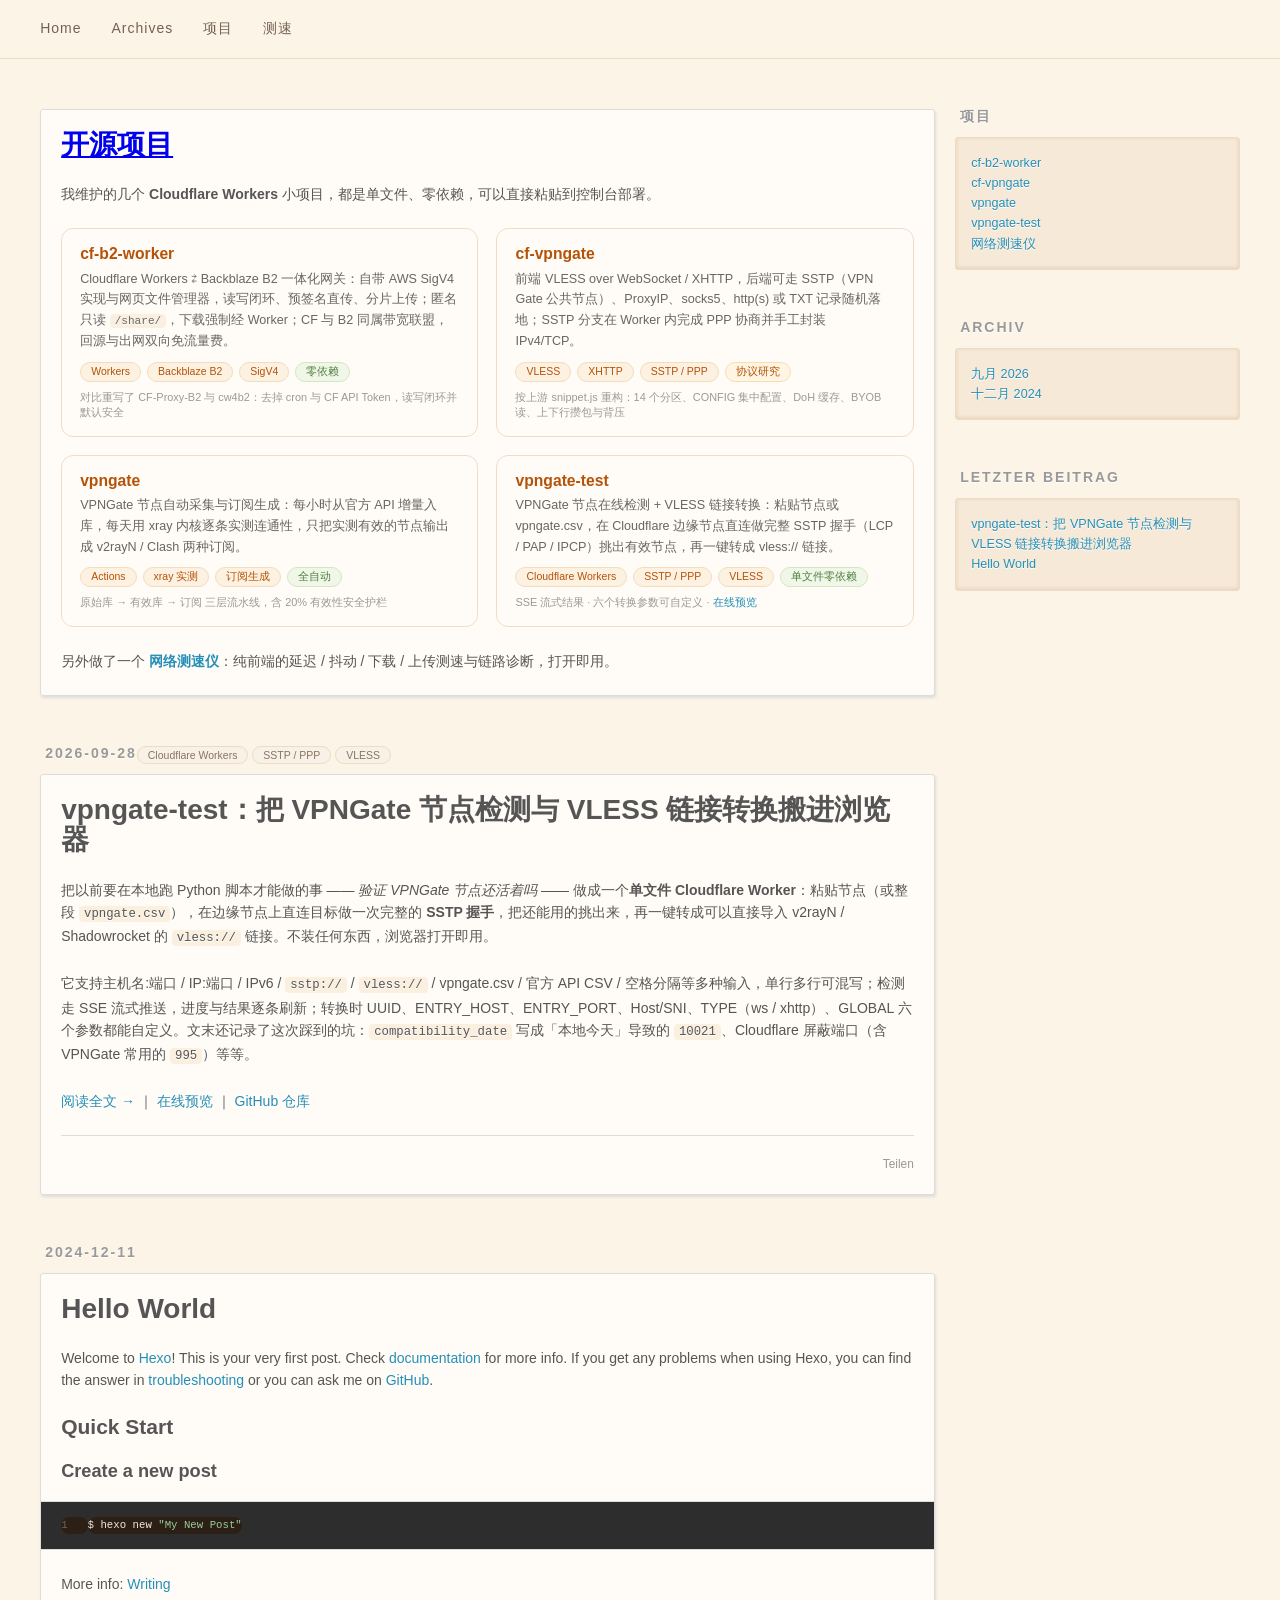
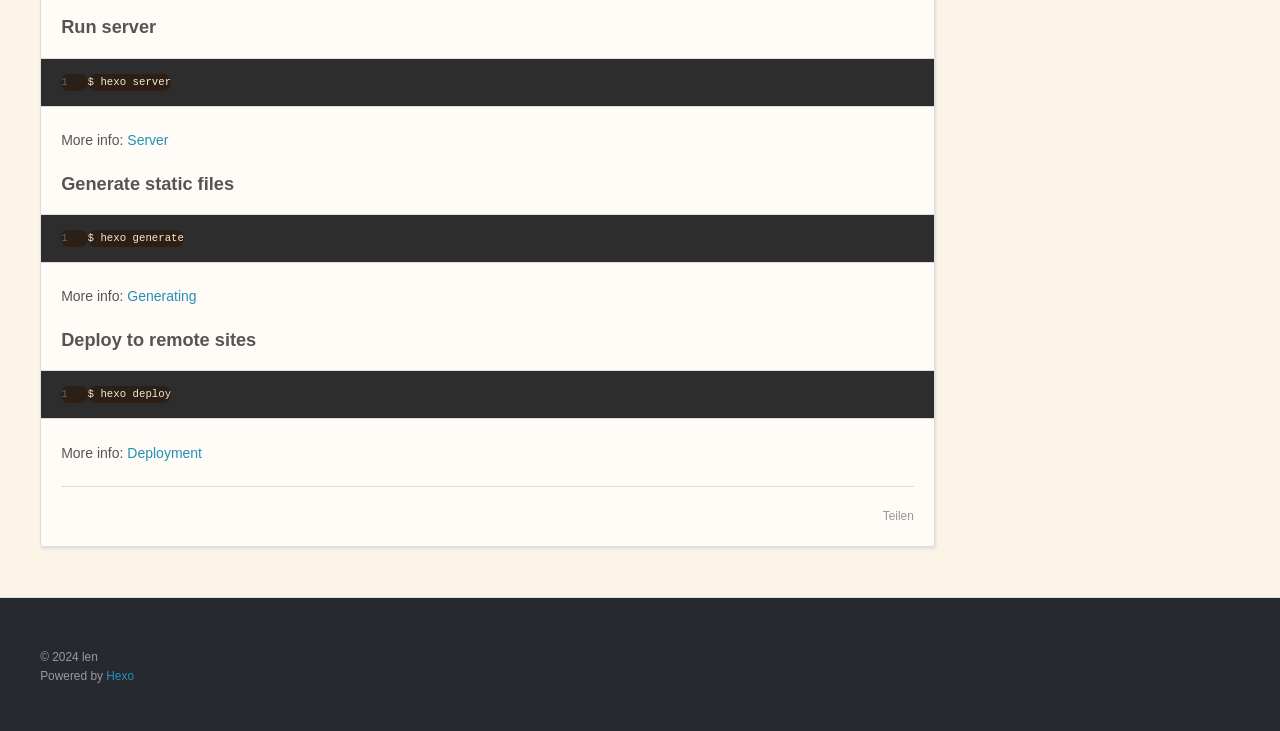
<file: index.html>
<!DOCTYPE html>
<html lang="zh-CN">
<head>
  <meta charset="utf-8">
  <meta property="og:description" content="收录 cf-b2-worker、cf-vpngate、vpngate 等 Cloudflare Workers 开源项目的介绍、部署与踩坑笔记，并提供纯前端的在线网络测速仪。">
  <link rel="canonical" href="https://sdise.github.io/">
  <meta name="robots" content="index,follow">
  <meta name="author" content="len">
  <meta name="keywords" content="Cloudflare Workers, Backblaze B2, VLESS, VPNGate, 网络测速, 开源项目, sdise">
  <meta name="description" content="收录 cf-b2-worker、cf-vpngate、vpngate 等 Cloudflare Workers 开源项目的介绍、部署与踩坑笔记，并提供纯前端的在线网络测速仪。">
  
  
  <title>sdise 的博客 · Cloudflare Workers 开源项目与网络工具</title>
  <meta name="viewport" content="width=device-width, initial-scale=1, shrink-to-fit=no">
  <meta property="og:type" content="website">
<meta property="og:title" content="sdise 的博客 · Cloudflare Workers 开源项目与网络工具">
<meta property="og:url" content="https://sdise.github.io/">
<meta property="og:site_name" content="sdise 的博客">
<meta property="og:locale" content="zh_CN">
<meta property="article:author" content="len">
<meta name="twitter:card" content="summary">
  
    <link rel="alternate" href="/atom.xml" title="sdise 的博客" type="application/atom+xml">
  
  
    <link rel="shortcut icon" href="/favicon.svg">
  
  
  
<link rel="stylesheet" href="/css/style.css">

  
    
<link rel="stylesheet" href="/css/projects.css">

  
    
<link rel="stylesheet" href="/fancybox/jquery.fancybox.min.css">

  
  
<meta name="generator" content="Hexo 7.3.0"><script type="application/ld+json">
{
  "@context": "https://schema.org",
  "@graph": [
    {
      "@type": "WebSite",
      "@id": "https://sdise.github.io/#website",
      "url": "https://sdise.github.io/",
      "name": "sdise 的博客",
      "inLanguage": "zh-CN",
      "publisher": {
        "@id": "https://sdise.github.io/#person"
      }
    },
    {
      "@type": "Person",
      "@id": "https://sdise.github.io/#person",
      "name": "len"
    },
    {
      "@type": "WebPage",
      "@id": "https://sdise.github.io/#webpage",
      "url": "https://sdise.github.io/",
      "name": "sdise 的博客 · Cloudflare Workers 开源项目与网络工具",
      "isPartOf": {
        "@id": "https://sdise.github.io/#website"
      },
      "inLanguage": "zh-CN"
    }
  ]
}
</script>
  <!-- ===== 搜索引擎站点验证（占位，需替换 content） ===== -->
  <!-- Google Search Console: https://search.google.com/search-console 添加资源 sdise.github.io 后，
       复制“HTML 标记”里的 content 值替换下方占位 -->
  <meta name="google-site-verification" content="REPLACE_WITH_GOOGLE_VERIFICATION_CODE">
  <!-- Bing Webmaster Tools: https://www.bing.com/webmasters 添加站点后，
       复制“元标记”里的 content 值替换下方占位 -->
  <meta name="msvalidate.01" content="REPLACE_WITH_BING_VERIFICATION_CODE">
</head>

<body>
  <div id="container">
    <div id="wrap">
      <header id="header">
  <div id="header-outer" class="outer">
    <div id="header-inner" class="inner">
      <nav id="main-nav">
        <a id="main-nav-toggle" class="nav-icon"><span class="fa fa-bars"></span></a>
        
          <a class="main-nav-link" href="/">Home</a>
        
          <a class="main-nav-link" href="/archives">Archives</a>
        
          <a class="main-nav-link" href="/projects/">项目</a>
        
          <a class="main-nav-link" href="/speed.html">测速</a>
        
      </nav>
      <nav id="sub-nav">
        
        
          <a class="nav-icon" href="/atom.xml" title="RSS Feed"><span class="fa fa-rss"></span></a>
        
        <a class="nav-icon nav-search-btn" title="Suche"><span class="fa fa-search"></span></a>
      </nav>
      <div id="search-form-wrap">
        <form action="//google.com/search" method="get" accept-charset="UTF-8" class="search-form"><input type="search" name="q" class="search-form-input" placeholder="Suche"><button type="submit" class="search-form-submit">&#xF002;</button><input type="hidden" name="sitesearch" value="https://sdise.github.io"></form>
      </div>
    </div>
  </div>
</header>

      <div class="outer">
        <section id="main">
  
    <article id="page-projects" class="article article-type-page">
  <div class="article-inner">
    <header class="article-header">
      <h1 class="article-title"><a href="/projects/">开源项目</a></h1>
    </header>
    <div class="article-entry">
      <p>我维护的几个 <strong>Cloudflare Workers</strong> 小项目，都是单文件、零依赖，可以直接粘贴到控制台部署。</p>

      <div class="proj-grid">
        <div class="proj-card">
          <h3><a href="/projects/cf-b2-worker/">cf-b2-worker</a></h3>
          <p>Cloudflare Workers ⇄ Backblaze B2 一体化网关：自带 AWS SigV4 实现与网页文件管理器，读写闭环、预签名直传、分片上传；匿名只读 <code>/share/</code>，下载强制经 Worker；CF 与 B2 同属带宽联盟，回源与出网双向免流量费。</p>
          <div class="tag-row">
            <span class="tag">Workers</span>
            <span class="tag">Backblaze B2</span>
            <span class="tag">SigV4</span>
            <span class="tag green">零依赖</span>
          </div>
          <div class="proj-meta">对比重写了 CF-Proxy-B2 与 cw4b2：去掉 cron 与 CF API Token，读写闭环并默认安全</div>
        </div>

        <div class="proj-card">
          <h3><a href="/projects/cf-vpngate/">cf-vpngate</a></h3>
          <p>前端 VLESS over WebSocket / XHTTP，后端可走 SSTP（VPN Gate 公共节点）、ProxyIP、socks5、http(s) 或 TXT 记录随机落地；SSTP 分支在 Worker 内完成 PPP 协商并手工封装 IPv4/TCP。</p>
          <div class="tag-row">
            <span class="tag">VLESS</span>
            <span class="tag">XHTTP</span>
            <span class="tag">SSTP / PPP</span>
            <span class="tag amber">协议研究</span>
          </div>
          <div class="proj-meta">按上游 snippet.js 重构：14 个分区、CONFIG 集中配置、DoH 缓存、BYOB 读、上下行攒包与背压</div>
        </div>

        <div class="proj-card">
          <h3><a href="/projects/vpngate/">vpngate</a></h3>
          <p>VPNGate 节点自动采集与订阅生成：每小时从官方 API 增量入库，每天用 xray 内核逐条实测连通性，只把实测有效的节点输出成 v2rayN / Clash 两种订阅。</p>
          <div class="tag-row">
            <span class="tag">Actions</span>
            <span class="tag">xray 实测</span>
            <span class="tag">订阅生成</span>
            <span class="tag green">全自动</span>
          </div>
          <div class="proj-meta">原始库 → 有效库 → 订阅 三层流水线，含 20% 有效性安全护栏</div>
        </div>

        <div class="proj-card">
          <h3><a href="/projects/vpngate-test/">vpngate-test</a></h3>
          <p>VPNGate 节点在线检测 + VLESS 链接转换：粘贴节点或 vpngate.csv，在 Cloudflare 边缘节点直连做完整 SSTP 握手（LCP / PAP / IPCP）挑出有效节点，再一键转成 vless:// 链接。</p>
          <div class="tag-row">
            <span class="tag">Cloudflare Workers</span>
            <span class="tag">SSTP / PPP</span>
            <span class="tag">VLESS</span>
            <span class="tag green">单文件零依赖</span>
          </div>
          <div class="proj-meta">SSE 流式结果 · 六个转换参数可自定义 · <a href="https://vpngate-test.edgeoneai.cc.cd/" target="_blank" rel="noopener">在线预览</a></div>
        </div>
      </div>

      <p>另外做了一个 <a href="/speed.html"><strong>网络测速仪</strong></a>：纯前端的延迟 / 抖动 / 下载 / 上传测速与链路诊断，打开即用。</p>
    </div>
  </div>
</article>

  
    <article id="post-vpngate-test" class="h-entry article article-type-post" itemprop="blogPost" itemscope itemtype="https://schema.org/BlogPosting">
  <div class="article-meta">
    <a href="/2026/09/28/vpngate-test/" class="article-date">
  <time class="dt-published" datetime="2026-09-28T02:30:00.000Z" itemprop="datePublished">2026-09-28</time>
</a>
    <span class="tag gray">Cloudflare Workers</span>
    <span class="tag gray">SSTP / PPP</span>
    <span class="tag gray">VLESS</span>
  </div>
  <div class="article-inner">


      <header class="article-header">

    <h1 itemprop="name">
      <a class="p-name article-title" href="/2026/09/28/vpngate-test/">vpngate-test：把 VPNGate 节点检测与 VLESS 链接转换搬进浏览器</a>
    </h1>

      </header>

    <div class="e-content article-entry" itemprop="articleBody">

        <p>把以前要在本地跑 Python 脚本才能做的事 —— <em>验证 VPNGate 节点还活着吗</em> —— 做成一个<strong>单文件 Cloudflare Worker</strong>：粘贴节点（或整段 <code>vpngate.csv</code>），在边缘节点上直连目标做一次完整的 <strong>SSTP 握手</strong>，把还能用的挑出来，再一键转成可以直接导入 v2rayN / Shadowrocket 的 <code>vless://</code> 链接。不装任何东西，浏览器打开即用。</p>

        <p>它支持主机名:端口 / IP:端口 / IPv6 / <code>sstp://</code> / <code>vless://</code> / vpngate.csv / 官方 API CSV / 空格分隔等多种输入，单行多行可混写；检测走 SSE 流式推送，进度与结果逐条刷新；转换时 UUID、ENTRY_HOST、ENTRY_PORT、Host/SNI、TYPE（ws / xhttp）、GLOBAL 六个参数都能自定义。文末还记录了这次踩到的坑：<code>compatibility_date</code> 写成「本地今天」导致的 <code>10021</code>、Cloudflare 屏蔽端口（含 VPNGate 常用的 <code>995</code>）等等。</p>

        <p><a href="/2026/09/28/vpngate-test/">阅读全文 →</a> ｜ <a href="https://vpngate-test.edgeoneai.cc.cd/" target="_blank" rel="noopener">在线预览</a> ｜ <a href="https://github.com/sdise/vpngate-test" target="_blank" rel="noopener">GitHub 仓库</a></p>

    </div>
    <footer class="article-footer">
      <a data-url="https://sdise.github.io/2026/09/28/vpngate-test/" data-id="vpngate-test-2026" data-title="vpngate-test：把 VPNGate 节点检测与 VLESS 链接转换搬进浏览器" class="article-share-link"><span class="fa fa-share">Teilen</span></a>

    </footer>
  </div>

</article>

    <article id="post-hello-world" class="h-entry article article-type-post" itemprop="blogPost" itemscope itemtype="https://schema.org/BlogPosting">
  <div class="article-meta">
    <a href="/2024/12/11/hello-world/" class="article-date">
  <time class="dt-published" datetime="2024-12-11T06:37:10.023Z" itemprop="datePublished">2024-12-11</time>
</a>
    
  </div>
  <div class="article-inner">
    
    
      <header class="article-header">
        
  
    <h1 itemprop="name">
      <a class="p-name article-title" href="/2024/12/11/hello-world/">Hello World</a>
    </h1>
  

      </header>
    
    <div class="e-content article-entry" itemprop="articleBody">
      
        <p>Welcome to <a target="_blank" rel="noopener" href="https://hexo.io/">Hexo</a>! This is your very first post. Check <a target="_blank" rel="noopener" href="https://hexo.io/docs/">documentation</a> for more info. If you get any problems when using Hexo, you can find the answer in <a target="_blank" rel="noopener" href="https://hexo.io/docs/troubleshooting.html">troubleshooting</a> or you can ask me on <a target="_blank" rel="noopener" href="https://github.com/hexojs/hexo/issues">GitHub</a>.</p>
<h2 id="Quick-Start"><a href="#Quick-Start" class="headerlink" title="Quick Start"></a>Quick Start</h2><h3 id="Create-a-new-post"><a href="#Create-a-new-post" class="headerlink" title="Create a new post"></a>Create a new post</h3><figure class="highlight bash"><table><tr><td class="gutter"><pre><span class="line">1</span><br></pre></td><td class="code"><pre><span class="line">$ hexo new <span class="string">&quot;My New Post&quot;</span></span><br></pre></td></tr></table></figure>

<p>More info: <a target="_blank" rel="noopener" href="https://hexo.io/docs/writing.html">Writing</a></p>
<h3 id="Run-server"><a href="#Run-server" class="headerlink" title="Run server"></a>Run server</h3><figure class="highlight bash"><table><tr><td class="gutter"><pre><span class="line">1</span><br></pre></td><td class="code"><pre><span class="line">$ hexo server</span><br></pre></td></tr></table></figure>

<p>More info: <a target="_blank" rel="noopener" href="https://hexo.io/docs/server.html">Server</a></p>
<h3 id="Generate-static-files"><a href="#Generate-static-files" class="headerlink" title="Generate static files"></a>Generate static files</h3><figure class="highlight bash"><table><tr><td class="gutter"><pre><span class="line">1</span><br></pre></td><td class="code"><pre><span class="line">$ hexo generate</span><br></pre></td></tr></table></figure>

<p>More info: <a target="_blank" rel="noopener" href="https://hexo.io/docs/generating.html">Generating</a></p>
<h3 id="Deploy-to-remote-sites"><a href="#Deploy-to-remote-sites" class="headerlink" title="Deploy to remote sites"></a>Deploy to remote sites</h3><figure class="highlight bash"><table><tr><td class="gutter"><pre><span class="line">1</span><br></pre></td><td class="code"><pre><span class="line">$ hexo deploy</span><br></pre></td></tr></table></figure>

<p>More info: <a target="_blank" rel="noopener" href="https://hexo.io/docs/one-command-deployment.html">Deployment</a></p>

      
    </div>
    <footer class="article-footer">
      <a data-url="https://sdise.github.io/2024/12/11/hello-world/" data-id="cm4jj4rpz0000h5s6dlqy0s8e" data-title="Hello World" class="article-share-link"><span class="fa fa-share">Teilen</span></a>
      
      
      
    </footer>
  </div>
  
</article>



  


</section>
        
          <aside id="sidebar">
  
    

  
    

  
    
  
    
  <div class="widget-wrap">
    <h3 class="widget-title">项目</h3>
    <div class="widget">
      <ul>
        <li><a href="/projects/cf-b2-worker/">cf-b2-worker</a></li>
        <li><a href="/projects/cf-vpngate/">cf-vpngate</a></li>
        <li><a href="/projects/vpngate/">vpngate</a></li>
        <li><a href="/projects/vpngate-test/">vpngate-test</a></li>
        <li><a href="/speed.html">网络测速仪</a></li>
      </ul>
    </div>
  </div>

  
    
  <div class="widget-wrap">
    <h3 class="widget-title">Archiv</h3>
    <div class="widget">
      <ul class="archive-list">
        <li class="archive-list-item"><a class="archive-list-link" href="/archives/2026/09/">九月 2026</a></li>
        <li class="archive-list-item"><a class="archive-list-link" href="/archives/2024/12/">十二月 2024</a></li>
      </ul>
    </div>
  </div>


  
    
  <div class="widget-wrap">
    <h3 class="widget-title">letzter Beitrag</h3>
    <div class="widget">
      <ul>
        
          <li>
            <a href="/2026/09/28/vpngate-test/">vpngate-test：把 VPNGate 节点检测与 VLESS 链接转换搬进浏览器</a>
          </li>
        
          <li>
            <a href="/2024/12/11/hello-world/">Hello World</a>
          </li>
        
      </ul>
    </div>
  </div>

  
</aside>
        
      </div>
      <footer id="footer">
  
  <div class="outer">
    <div id="footer-info" class="inner">
      
      &copy; 2024 len<br>
      Powered by <a href="https://hexo.io/" target="_blank">Hexo</a>
    </div>
  </div>
</footer>

    </div>
    <nav id="mobile-nav">
  
    <a href="/" class="mobile-nav-link">Home</a>
  
    <a href="/archives" class="mobile-nav-link">Archives</a>
  
    <a href="/projects/" class="mobile-nav-link">项目</a>
  
    <a href="/speed.html" class="mobile-nav-link">测速</a>
  
</nav>
    


<script src="/js/jquery-3.6.4.min.js"></script>



  
<script src="/fancybox/jquery.fancybox.min.js"></script>




<script src="/js/script.js"></script>





  </div>
</body>
</html>
</file>
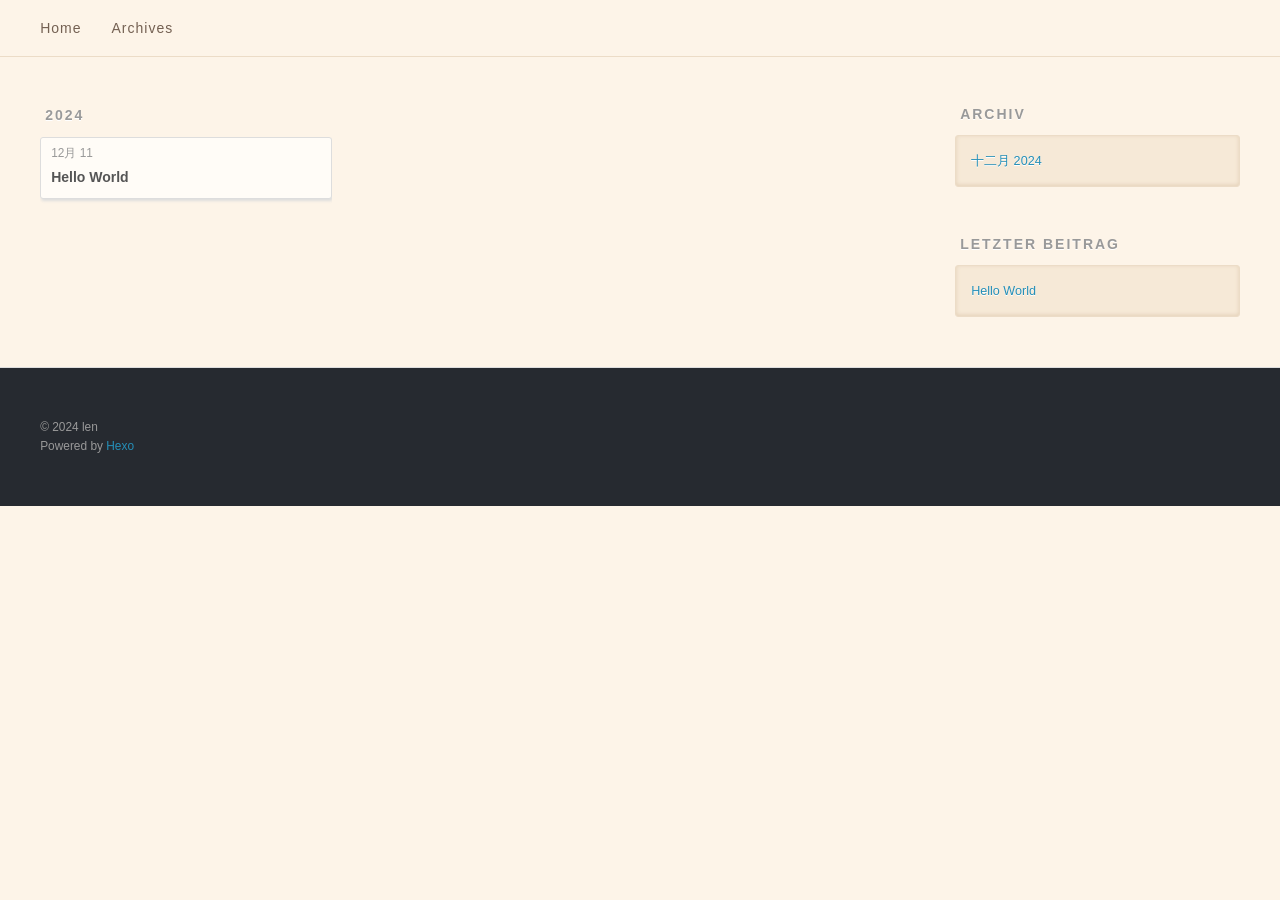
<file: archives/index.html>
<!DOCTYPE html>
<html lang="zh-CN">
<head>
  <meta charset="utf-8">
  <meta property="og:description" content="sdise 博客全部文章的归档索引，按年份与月份排列。">
  <link rel="canonical" href="https://sdise.github.io/archives/">
  <meta name="robots" content="index,follow">
  <meta name="author" content="len">
  <meta name="keywords" content="文章归档, 博客归档, sdise">
  <meta name="description" content="sdise 博客全部文章的归档索引，按年份与月份排列。">
  
  
  <title>文章归档 | sdise 的博客</title>
  <meta name="viewport" content="width=device-width, initial-scale=1, shrink-to-fit=no">
  <meta property="og:type" content="website">
<meta property="og:title" content="文章归档 | sdise 的博客">
<meta property="og:url" content="https://sdise.github.io/archives/">
<meta property="og:site_name" content="sdise 的博客">
<meta property="og:locale" content="zh_CN">
<meta property="article:author" content="len">
<meta name="twitter:card" content="summary">
  
    <link rel="alternate" href="/atom.xml" title="sdise 的博客" type="application/atom+xml">
  
  
    <link rel="shortcut icon" href="/favicon.svg">
  
  
  
<link rel="stylesheet" href="/css/style.css">

  
    
<link rel="stylesheet" href="/fancybox/jquery.fancybox.min.css">

  
  
<meta name="generator" content="Hexo 7.3.0"><script type="application/ld+json">
{
  "@context": "https://schema.org",
  "@graph": [
    {
      "@type": "CollectionPage",
      "name": "文章归档",
      "url": "https://sdise.github.io/archives/",
      "inLanguage": "zh-CN",
      "isPartOf": {
        "@id": "https://sdise.github.io/#website"
      }
    },
    {
      "@type": "BreadcrumbList",
      "itemListElement": [
        {
          "@type": "ListItem",
          "position": 1,
          "name": "首页",
          "item": "https://sdise.github.io/"
        },
        {
          "@type": "ListItem",
          "position": 2,
          "name": "文章归档",
          "item": "https://sdise.github.io/archives/"
        }
      ]
    }
  ]
}
</script>
  <!-- ===== 搜索引擎站点验证（占位，需替换 content） ===== -->
  <!-- Google Search Console: https://search.google.com/search-console 添加资源 sdise.github.io 后，
       复制“HTML 标记”里的 content 值替换下方占位 -->
  <meta name="google-site-verification" content="REPLACE_WITH_GOOGLE_VERIFICATION_CODE">
  <!-- Bing Webmaster Tools: https://www.bing.com/webmasters 添加站点后，
       复制“元标记”里的 content 值替换下方占位 -->
  <meta name="msvalidate.01" content="REPLACE_WITH_BING_VERIFICATION_CODE">
</head>

<body>
  <div id="container">
    <div id="wrap">
      <header id="header">
  <div id="header-outer" class="outer">
    <div id="header-inner" class="inner">
      <nav id="main-nav">
        <a id="main-nav-toggle" class="nav-icon"><span class="fa fa-bars"></span></a>
        
          <a class="main-nav-link" href="/">Home</a>
        
          <a class="main-nav-link" href="/archives">Archives</a>
        
      </nav>
      <nav id="sub-nav">
        
        
          <a class="nav-icon" href="/atom.xml" title="RSS Feed"><span class="fa fa-rss"></span></a>
        
        <a class="nav-icon nav-search-btn" title="Suche"><span class="fa fa-search"></span></a>
      </nav>
      <div id="search-form-wrap">
        <form action="//google.com/search" method="get" accept-charset="UTF-8" class="search-form"><input type="search" name="q" class="search-form-input" placeholder="Suche"><button type="submit" class="search-form-submit">&#xF002;</button><input type="hidden" name="sitesearch" value="https://sdise.github.io"></form>
      </div>
    </div>
  </div>
</header>

      <div class="outer">
        <section id="main">
  
  
    
    
      
      
      <section class="archives-wrap">
        <div class="archive-year-wrap">
          <a href="/archives/2024" class="archive-year">2024</a>
        </div>
        <div class="archives">
    
    <article class="archive-article archive-type-post">
  <div class="archive-article-inner">
    <header class="archive-article-header">
      <a href="/2024/12/11/hello-world/" class="archive-article-date">
  <time class="dt-published" datetime="2024-12-11T06:37:10.023Z" itemprop="datePublished">12月 11</time>
</a>
      
  
    <h1 itemprop="name">
      <a class="archive-article-title" href="/2024/12/11/hello-world/">Hello World</a>
    </h1>
  

    </header>
  </div>
</article>
  
  
    </div></section>
  


</section>
        
          <aside id="sidebar">
  
    

  
    

  
    
  
    
  <div class="widget-wrap">
    <h3 class="widget-title">Archiv</h3>
    <div class="widget">
      <ul class="archive-list"><li class="archive-list-item"><a class="archive-list-link" href="/archives/2024/12/">十二月 2024</a></li></ul>
    </div>
  </div>


  
    
  <div class="widget-wrap">
    <h3 class="widget-title">letzter Beitrag</h3>
    <div class="widget">
      <ul>
        
          <li>
            <a href="/2024/12/11/hello-world/">Hello World</a>
          </li>
        
      </ul>
    </div>
  </div>

  
</aside>
        
      </div>
      <footer id="footer">
  
  <div class="outer">
    <div id="footer-info" class="inner">
      
      &copy; 2024 len<br>
      Powered by <a href="https://hexo.io/" target="_blank">Hexo</a>
    </div>
  </div>
</footer>

    </div>
    <nav id="mobile-nav">
  
    <a href="/" class="mobile-nav-link">Home</a>
  
    <a href="/archives" class="mobile-nav-link">Archives</a>
  
</nav>
    


<script src="/js/jquery-3.6.4.min.js"></script>



  
<script src="/fancybox/jquery.fancybox.min.js"></script>




<script src="/js/script.js"></script>





  </div>
</body>
</html>
</file>
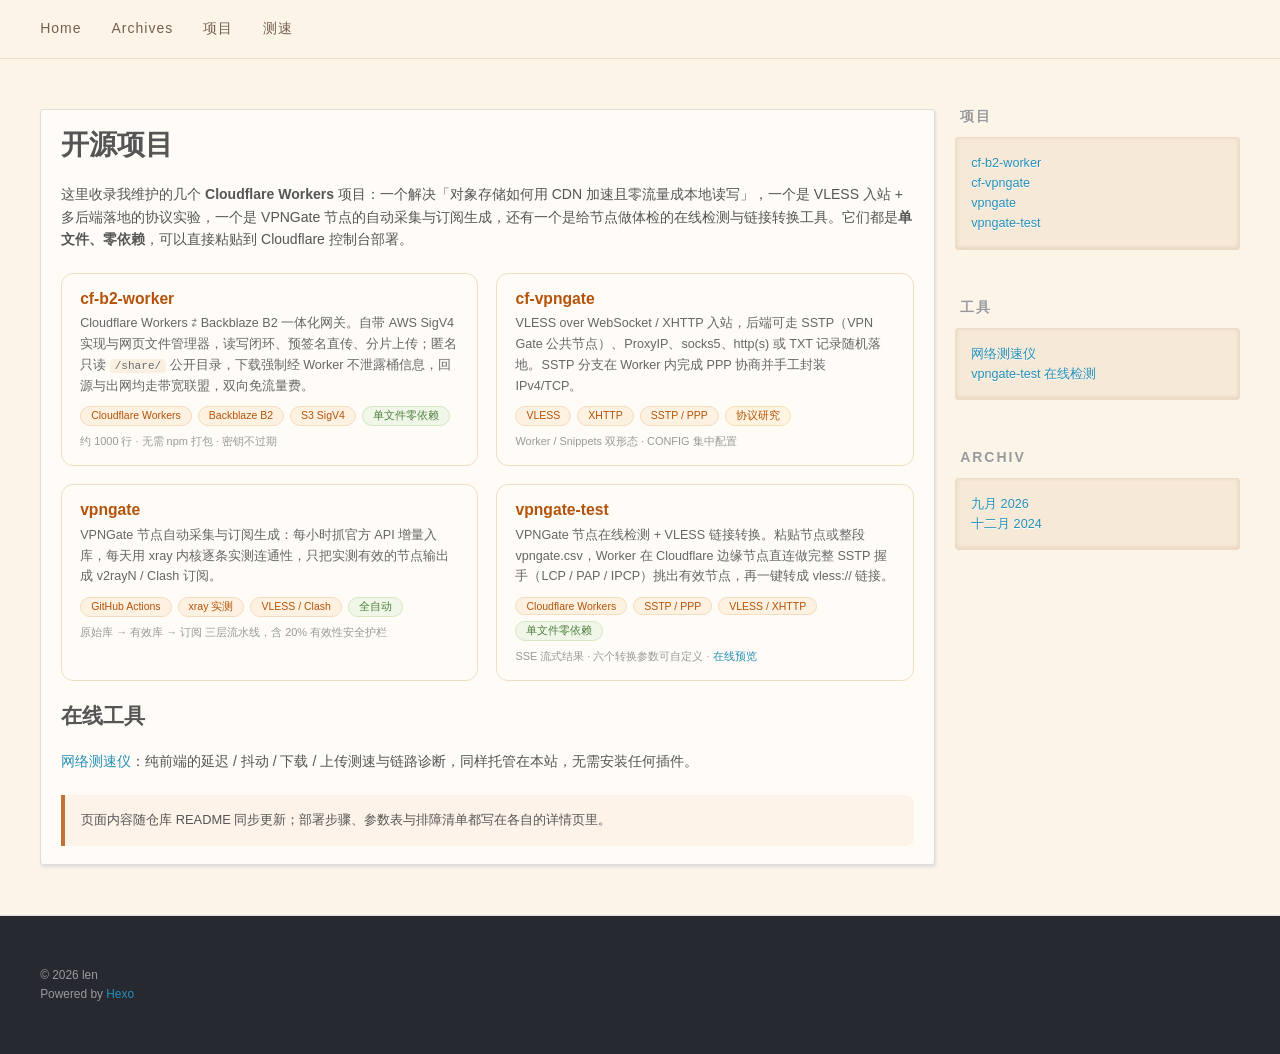
<file: projects/index.html>
<!DOCTYPE html>
<html lang="zh-CN">
<head>
  <meta charset="utf-8">
  <link rel="canonical" href="https://sdise.github.io/projects/">
  <meta name="robots" content="index,follow">
  <meta name="author" content="len">
  <meta name="keywords" content="开源项目, Cloudflare Workers, GitHub, Backblaze B2, VLESS, VPNGate">
  <meta name="viewport" content="width=device-width, initial-scale=1, shrink-to-fit=no">
  <title>开源项目 | sdise 的博客</title>
  <meta name="description" content="cf-b2-worker、cf-vpngate、vpngate 三个 Cloudflare Workers / 自动化项目的介绍、架构、部署步骤与排障清单。">
  <meta property="og:type" content="website">
  <meta property="og:title" content="开源项目 | sdise 的博客">
  <meta property="og:url" content="https://sdise.github.io/projects/">
  <meta property="og:site_name" content="sdise 的博客">
  <meta property="og:description" content="cf-b2-worker、cf-vpngate、vpngate 三个 Cloudflare Workers / 自动化项目的介绍、架构、部署步骤与排障清单。">
  <meta property="og:locale" content="zh_CN">
  <meta property="article:author" content="len">
  <meta name="twitter:card" content="summary">
  <link rel="alternate" href="/atom.xml" title="sdise 的博客" type="application/atom+xml">
  <link rel="shortcut icon" href="/favicon.svg">
  <link rel="stylesheet" href="/css/style.css">
  <link rel="stylesheet" href="/css/projects.css">
<script type="application/ld+json">
{
  "@context": "https://schema.org",
  "@graph": [
    {
      "@type": "CollectionPage",
      "name": "开源项目",
      "url": "https://sdise.github.io/projects/",
      "description": "Cloudflare Workers 与自动化项目列表",
      "inLanguage": "zh-CN",
      "isPartOf": {
        "@id": "https://sdise.github.io/#website"
      }
    },
    {
      "@type": "BreadcrumbList",
      "itemListElement": [
        {
          "@type": "ListItem",
          "position": 1,
          "name": "首页",
          "item": "https://sdise.github.io/"
        },
        {
          "@type": "ListItem",
          "position": 2,
          "name": "开源项目",
          "item": "https://sdise.github.io/projects/"
        }
      ]
    }
  ]
}
</script>
  <!-- ===== 搜索引擎站点验证（占位，需替换 content） ===== -->
  <!-- Google Search Console: https://search.google.com/search-console 添加资源 sdise.github.io 后，
       复制“HTML 标记”里的 content 值替换下方占位 -->
  <meta name="google-site-verification" content="REPLACE_WITH_GOOGLE_VERIFICATION_CODE">
  <!-- Bing Webmaster Tools: https://www.bing.com/webmasters 添加站点后，
       复制“元标记”里的 content 值替换下方占位 -->
  <meta name="msvalidate.01" content="REPLACE_WITH_BING_VERIFICATION_CODE">
</head>

<body>
  <div id="container">
    <div id="wrap">
      <header id="header">
  <div id="header-outer" class="outer">
    <div id="header-inner" class="inner">
      <nav id="main-nav">
        <a id="main-nav-toggle" class="nav-icon"><span class="fa fa-bars"></span></a>
        <a class="main-nav-link" href="/">Home</a>
        <a class="main-nav-link" href="/archives">Archives</a>
        <a class="main-nav-link" href="/projects/">项目</a>
        <a class="main-nav-link" href="/speed.html">测速</a>
      </nav>
      <nav id="sub-nav">
        <a class="nav-icon" href="/atom.xml" title="RSS Feed"><span class="fa fa-rss"></span></a>
        <a class="nav-icon nav-search-btn" title="Suche"><span class="fa fa-search"></span></a>
      </nav>
      <div id="search-form-wrap">
        <form action="//google.com/search" method="get" accept-charset="UTF-8" class="search-form"><input type="search" name="q" class="search-form-input" placeholder="Suche"><button type="submit" class="search-form-submit">&#xF002;</button><input type="hidden" name="sitesearch" value="https://sdise.github.io"></form>
      </div>
    </div>
  </div>
</header>

      <div class="outer">
        <section id="main">
  <article class="article article-type-page">
    <div class="article-inner">
      <header class="article-header">
        <h1 class="article-title">开源项目</h1>
      </header>
      <div class="article-entry">
        <p>这里收录我维护的几个 <strong>Cloudflare Workers</strong> 项目：一个解决「对象存储如何用 CDN 加速且零流量成本地读写」，一个是 VLESS 入站 + 多后端落地的协议实验，一个是 VPNGate 节点的自动采集与订阅生成，还有一个是给节点做体检的在线检测与链接转换工具。它们都是<strong>单文件、零依赖</strong>，可以直接粘贴到 Cloudflare 控制台部署。</p>

        <div class="proj-grid">
          <div class="proj-card">
            <h3><a href="/projects/cf-b2-worker/">cf-b2-worker</a></h3>
            <p>Cloudflare Workers ⇄ Backblaze B2 一体化网关。自带 AWS SigV4 实现与网页文件管理器，读写闭环、预签名直传、分片上传；匿名只读 <code>/share/</code> 公开目录，下载强制经 Worker 不泄露桶信息，回源与出网均走带宽联盟，双向免流量费。</p>
            <div class="tag-row">
              <span class="tag">Cloudflare Workers</span>
              <span class="tag">Backblaze B2</span>
              <span class="tag">S3 SigV4</span>
              <span class="tag green">单文件零依赖</span>
            </div>
            <div class="proj-meta">约 1000 行 · 无需 npm 打包 · 密钥不过期</div>
          </div>

          <div class="proj-card">
            <h3><a href="/projects/cf-vpngate/">cf-vpngate</a></h3>
            <p>VLESS over WebSocket / XHTTP 入站，后端可走 SSTP（VPN Gate 公共节点）、ProxyIP、socks5、http(s) 或 TXT 记录随机落地。SSTP 分支在 Worker 内完成 PPP 协商并手工封装 IPv4/TCP。</p>
            <div class="tag-row">
              <span class="tag">VLESS</span>
              <span class="tag">XHTTP</span>
              <span class="tag">SSTP / PPP</span>
              <span class="tag amber">协议研究</span>
            </div>
            <div class="proj-meta">Worker / Snippets 双形态 · CONFIG 集中配置</div>
          </div>

          <div class="proj-card">
            <h3><a href="/projects/vpngate/">vpngate</a></h3>
            <p>VPNGate 节点自动采集与订阅生成：每小时抓官方 API 增量入库，每天用 xray 内核逐条实测连通性，只把实测有效的节点输出成 v2rayN / Clash 订阅。</p>
            <div class="tag-row">
              <span class="tag">GitHub Actions</span>
              <span class="tag">xray 实测</span>
              <span class="tag">VLESS / Clash</span>
              <span class="tag green">全自动</span>
            </div>
            <div class="proj-meta">原始库 → 有效库 → 订阅 三层流水线，含 20% 有效性安全护栏</div>
          </div>

          <div class="proj-card">
            <h3><a href="/projects/vpngate-test/">vpngate-test</a></h3>
            <p>VPNGate 节点在线检测 + VLESS 链接转换。粘贴节点或整段 vpngate.csv，Worker 在 Cloudflare 边缘节点直连做完整 SSTP 握手（LCP / PAP / IPCP）挑出有效节点，再一键转成 vless:// 链接。</p>
            <div class="tag-row">
              <span class="tag">Cloudflare Workers</span>
              <span class="tag">SSTP / PPP</span>
              <span class="tag">VLESS / XHTTP</span>
              <span class="tag green">单文件零依赖</span>
            </div>
            <div class="proj-meta">SSE 流式结果 · 六个转换参数可自定义 · <a href="https://vpngate-test.edgeoneai.cc.cd/" target="_blank" rel="noopener">在线预览</a></div>
          </div>
        </div>

        <h2 id="工具"><a href="#工具" class="headerlink" title="工具"></a>在线工具</h2>
        <p><a href="/speed.html">网络测速仪</a>：纯前端的延迟 / 抖动 / 下载 / 上传测速与链路诊断，同样托管在本站，无需安装任何插件。</p>

        <div class="callout info">
          <p>页面内容随仓库 README 同步更新；部署步骤、参数表与排障清单都写在各自的详情页里。</p>
        </div>
      </div>
    </div>
  </article>
</section>

        <aside id="sidebar">
  <div class="widget-wrap">
    <h3 class="widget-title">项目</h3>
    <div class="widget">
      <ul>
        <li><a href="/projects/cf-b2-worker/">cf-b2-worker</a></li>
        <li><a href="/projects/cf-vpngate/">cf-vpngate</a></li>
        <li><a href="/projects/vpngate/">vpngate</a></li>
        <li><a href="/projects/vpngate-test/">vpngate-test</a></li>
      </ul>
    </div>
  </div>

  <div class="widget-wrap">
    <h3 class="widget-title">工具</h3>
    <div class="widget">
      <ul>
        <li><a href="/speed.html">网络测速仪</a></li>
        <li><a href="https://vpngate-test.edgeoneai.cc.cd/" target="_blank" rel="noopener">vpngate-test 在线检测</a></li>
      </ul>
    </div>
  </div>

  <div class="widget-wrap">
    <h3 class="widget-title">Archiv</h3>
    <div class="widget">
      <ul class="archive-list">
        <li class="archive-list-item"><a class="archive-list-link" href="/archives/2026/09/">九月 2026</a></li>
        <li class="archive-list-item"><a class="archive-list-link" href="/archives/2024/12/">十二月 2024</a></li>
      </ul>
    </div>
  </div>
</aside>

      </div>
      <footer id="footer">
  <div class="outer">
    <div id="footer-info" class="inner">
      &copy; 2026 len<br>
      Powered by <a href="https://hexo.io/" target="_blank">Hexo</a>
    </div>
  </div>
</footer>

    </div>
    <nav id="mobile-nav">
  <a href="/" class="mobile-nav-link">Home</a>
  <a href="/archives" class="mobile-nav-link">Archives</a>
  <a href="/projects/" class="mobile-nav-link">项目</a>
  <a href="/speed.html" class="mobile-nav-link">测速</a>
</nav>

<script src="/js/jquery-3.6.4.min.js"></script>
<script src="/js/script.js"></script>

  </div>
</body>
</html>
</file>
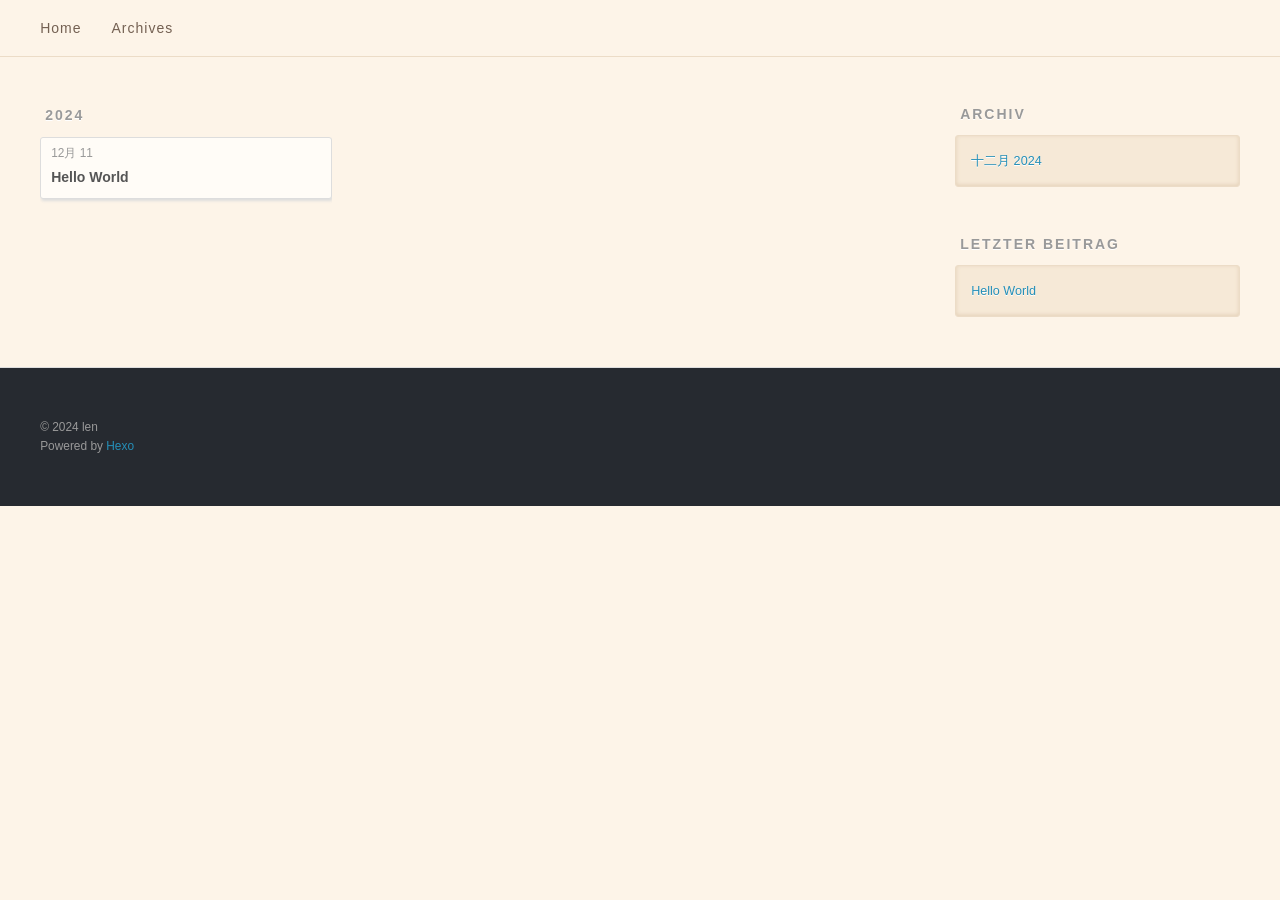
<file: archives/2024/index.html>
<!DOCTYPE html>
<html lang="zh-CN">
<head>
  <meta charset="utf-8">
  <meta property="og:description" content="sdise 博客 2024 年发布的全部文章。">
  <link rel="canonical" href="https://sdise.github.io/archives/2024/">
  <meta name="robots" content="index,follow">
  <meta name="author" content="len">
  <meta name="keywords" content="2024 归档, 文章归档, sdise">
  <meta name="description" content="sdise 博客 2024 年发布的全部文章。">
  
  
  <title>2024 年文章归档 | sdise 的博客</title>
  <meta name="viewport" content="width=device-width, initial-scale=1, shrink-to-fit=no">
  <meta property="og:type" content="website">
<meta property="og:title" content="2024 年文章归档 | sdise 的博客">
<meta property="og:url" content="https://sdise.github.io/archives/2024/">
<meta property="og:site_name" content="sdise 的博客">
<meta property="og:locale" content="zh_CN">
<meta property="article:author" content="len">
<meta name="twitter:card" content="summary">
  
    <link rel="alternate" href="/atom.xml" title="sdise 的博客" type="application/atom+xml">
  
  
    <link rel="shortcut icon" href="/favicon.svg">
  
  
  
<link rel="stylesheet" href="/css/style.css">

  
    
<link rel="stylesheet" href="/fancybox/jquery.fancybox.min.css">

  
  
<meta name="generator" content="Hexo 7.3.0"><script type="application/ld+json">
{
  "@context": "https://schema.org",
  "@graph": [
    {
      "@type": "CollectionPage",
      "name": "2024 年文章归档",
      "url": "https://sdise.github.io/archives/2024/",
      "inLanguage": "zh-CN",
      "isPartOf": {
        "@id": "https://sdise.github.io/#website"
      }
    },
    {
      "@type": "BreadcrumbList",
      "itemListElement": [
        {
          "@type": "ListItem",
          "position": 1,
          "name": "首页",
          "item": "https://sdise.github.io/"
        },
        {
          "@type": "ListItem",
          "position": 2,
          "name": "文章归档",
          "item": "https://sdise.github.io/archives/"
        },
        {
          "@type": "ListItem",
          "position": 3,
          "name": "2024",
          "item": "https://sdise.github.io/archives/2024/"
        }
      ]
    }
  ]
}
</script>
  <!-- ===== 搜索引擎站点验证（占位，需替换 content） ===== -->
  <!-- Google Search Console: https://search.google.com/search-console 添加资源 sdise.github.io 后，
       复制“HTML 标记”里的 content 值替换下方占位 -->
  <meta name="google-site-verification" content="REPLACE_WITH_GOOGLE_VERIFICATION_CODE">
  <!-- Bing Webmaster Tools: https://www.bing.com/webmasters 添加站点后，
       复制“元标记”里的 content 值替换下方占位 -->
  <meta name="msvalidate.01" content="REPLACE_WITH_BING_VERIFICATION_CODE">
</head>

<body>
  <div id="container">
    <div id="wrap">
      <header id="header">
  <div id="header-outer" class="outer">
    <div id="header-inner" class="inner">
      <nav id="main-nav">
        <a id="main-nav-toggle" class="nav-icon"><span class="fa fa-bars"></span></a>
        
          <a class="main-nav-link" href="/">Home</a>
        
          <a class="main-nav-link" href="/archives">Archives</a>
        
      </nav>
      <nav id="sub-nav">
        
        
          <a class="nav-icon" href="/atom.xml" title="RSS Feed"><span class="fa fa-rss"></span></a>
        
        <a class="nav-icon nav-search-btn" title="Suche"><span class="fa fa-search"></span></a>
      </nav>
      <div id="search-form-wrap">
        <form action="//google.com/search" method="get" accept-charset="UTF-8" class="search-form"><input type="search" name="q" class="search-form-input" placeholder="Suche"><button type="submit" class="search-form-submit">&#xF002;</button><input type="hidden" name="sitesearch" value="https://sdise.github.io"></form>
      </div>
    </div>
  </div>
</header>

      <div class="outer">
        <section id="main">
  
  
    
    
      
      
      <section class="archives-wrap">
        <div class="archive-year-wrap">
          <a href="/archives/2024" class="archive-year">2024</a>
        </div>
        <div class="archives">
    
    <article class="archive-article archive-type-post">
  <div class="archive-article-inner">
    <header class="archive-article-header">
      <a href="/2024/12/11/hello-world/" class="archive-article-date">
  <time class="dt-published" datetime="2024-12-11T06:37:10.023Z" itemprop="datePublished">12月 11</time>
</a>
      
  
    <h1 itemprop="name">
      <a class="archive-article-title" href="/2024/12/11/hello-world/">Hello World</a>
    </h1>
  

    </header>
  </div>
</article>
  
  
    </div></section>
  


</section>
        
          <aside id="sidebar">
  
    

  
    

  
    
  
    
  <div class="widget-wrap">
    <h3 class="widget-title">Archiv</h3>
    <div class="widget">
      <ul class="archive-list"><li class="archive-list-item"><a class="archive-list-link" href="/archives/2024/12/">十二月 2024</a></li></ul>
    </div>
  </div>


  
    
  <div class="widget-wrap">
    <h3 class="widget-title">letzter Beitrag</h3>
    <div class="widget">
      <ul>
        
          <li>
            <a href="/2024/12/11/hello-world/">Hello World</a>
          </li>
        
      </ul>
    </div>
  </div>

  
</aside>
        
      </div>
      <footer id="footer">
  
  <div class="outer">
    <div id="footer-info" class="inner">
      
      &copy; 2024 len<br>
      Powered by <a href="https://hexo.io/" target="_blank">Hexo</a>
    </div>
  </div>
</footer>

    </div>
    <nav id="mobile-nav">
  
    <a href="/" class="mobile-nav-link">Home</a>
  
    <a href="/archives" class="mobile-nav-link">Archives</a>
  
</nav>
    


<script src="/js/jquery-3.6.4.min.js"></script>



  
<script src="/fancybox/jquery.fancybox.min.js"></script>




<script src="/js/script.js"></script>





  </div>
</body>
</html>
</file>
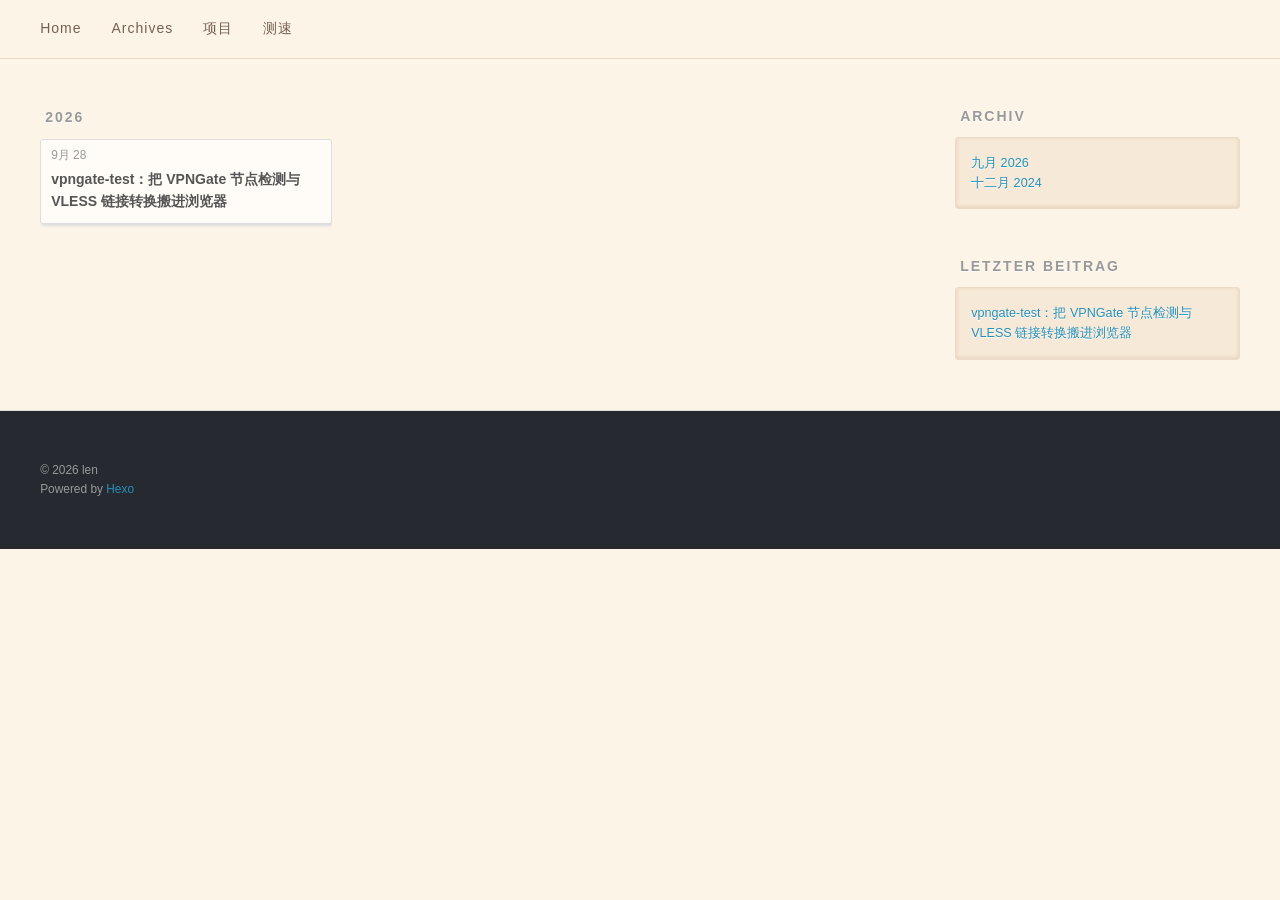
<file: archives/2026/index.html>
<!DOCTYPE html>
<html lang="zh-CN">
<head>
  <meta charset="utf-8">
  <meta property="og:description" content="sdise 博客 2026 年发布的全部文章。">
  <link rel="canonical" href="https://sdise.github.io/archives/2026/">
  <meta name="robots" content="index,follow">
  <meta name="author" content="len">
  <meta name="keywords" content="2026 年归档, 文章归档, sdise">
  <meta name="description" content="sdise 博客 2026 年发布的全部文章。">
  <title>2026 年文章归档 | sdise 的博客</title>
  <meta name="viewport" content="width=device-width, initial-scale=1, shrink-to-fit=no">
  <meta property="og:type" content="website">
<meta property="og:title" content="2026 年文章归档 | sdise 的博客">
<meta property="og:url" content="https://sdise.github.io/archives/2026/">
<meta property="og:site_name" content="sdise 的博客">
<meta property="og:locale" content="zh_CN">
<meta property="article:author" content="len">
<meta name="twitter:card" content="summary">
  <link rel="alternate" href="/atom.xml" title="sdise 的博客" type="application/atom+xml">
  <link rel="shortcut icon" href="/favicon.svg">
  <link rel="stylesheet" href="/css/style.css">
  <link rel="stylesheet" href="/fancybox/jquery.fancybox.min.css">
<meta name="generator" content="Hexo 7.3.0"><script type="application/ld+json">
{
  "@context": "https://schema.org",
  "@graph": [
    {
      "@type": "CollectionPage",
      "name": "2026 年文章归档",
      "url": "https://sdise.github.io/archives/2026/",
      "inLanguage": "zh-CN",
      "isPartOf": {
        "@id": "https://sdise.github.io/#website"
      }
    },
    {
      "@type": "BreadcrumbList",
      "itemListElement": [
        {
          "@type": "ListItem",
          "position": 1,
          "name": "首页",
          "item": "https://sdise.github.io/"
        },
        {
          "@type": "ListItem",
          "position": 2,
          "name": "文章归档",
          "item": "https://sdise.github.io/archives/"
        },
        {
          "@type": "ListItem",
          "position": 3,
          "name": "2026 年",
          "item": "https://sdise.github.io/archives/2026/"
        }
      ]
    }
  ]
}
</script>
  <!-- ===== 搜索引擎站点验证（占位，需替换 content） ===== -->
  <!-- Google Search Console: https://search.google.com/search-console 添加资源 sdise.github.io 后，
       复制“HTML 标记”里的 content 值替换下方占位 -->
  <meta name="google-site-verification" content="REPLACE_WITH_GOOGLE_VERIFICATION_CODE">
  <!-- Bing Webmaster Tools: https://www.bing.com/webmasters 添加站点后，
       复制“元标记”里的 content 值替换下方占位 -->
  <meta name="msvalidate.01" content="REPLACE_WITH_BING_VERIFICATION_CODE">
</head>

<body>
  <div id="container">
    <div id="wrap">
      <header id="header">
  <div id="header-outer" class="outer">
    <div id="header-inner" class="inner">
      <nav id="main-nav">
        <a id="main-nav-toggle" class="nav-icon"><span class="fa fa-bars"></span></a>
        <a class="main-nav-link" href="/">Home</a>
        <a class="main-nav-link" href="/archives">Archives</a>
        <a class="main-nav-link" href="/projects/">项目</a>
        <a class="main-nav-link" href="/speed.html">测速</a>
      </nav>
      <nav id="sub-nav">
        <a class="nav-icon" href="/atom.xml" title="RSS Feed"><span class="fa fa-rss"></span></a>
        <a class="nav-icon nav-search-btn" title="Suche"><span class="fa fa-search"></span></a>
      </nav>
      <div id="search-form-wrap">
        <form action="//google.com/search" method="get" accept-charset="UTF-8" class="search-form"><input type="search" name="q" class="search-form-input" placeholder="Suche"><button type="submit" class="search-form-submit">&#xF002;</button><input type="hidden" name="sitesearch" value="https://sdise.github.io"></form>
      </div>
    </div>
  </div>
</header>

      <div class="outer">
        <section id="main">

      <section class="archives-wrap">
        <div class="archive-year-wrap">
          <a href="/archives/2026" class="archive-year">2026</a>
        </div>
        <div class="archives">

    <article class="archive-article archive-type-post">
  <div class="archive-article-inner">
    <header class="archive-article-header">
      <a href="/2026/09/28/vpngate-test/" class="archive-article-date">
  <time class="dt-published" datetime="2026-09-28T02:30:00.000Z" itemprop="datePublished">9月 28</time>
</a>


    <h1 itemprop="name">
      <a class="archive-article-title" href="/2026/09/28/vpngate-test/">vpngate-test：把 VPNGate 节点检测与 VLESS 链接转换搬进浏览器</a>
    </h1>


    </header>
  </div>
</article>


    </div></section>


</section>

          <aside id="sidebar">
  <div class="widget-wrap">
    <h3 class="widget-title">Archiv</h3>
    <div class="widget">
      <ul class="archive-list">
        <li class="archive-list-item"><a class="archive-list-link" href="/archives/2026/09/">九月 2026</a></li>
        <li class="archive-list-item"><a class="archive-list-link" href="/archives/2024/12/">十二月 2024</a></li>
      </ul>
    </div>
  </div>

  <div class="widget-wrap">
    <h3 class="widget-title">letzter Beitrag</h3>
    <div class="widget">
      <ul>
        <li>
          <a href="/2026/09/28/vpngate-test/">vpngate-test：把 VPNGate 节点检测与 VLESS 链接转换搬进浏览器</a>
        </li>
      </ul>
    </div>
  </div>
</aside>

      </div>
      <footer id="footer">
  <div class="outer">
    <div id="footer-info" class="inner">
      &copy; 2026 len<br>
      Powered by <a href="https://hexo.io/" target="_blank">Hexo</a>
    </div>
  </div>
</footer>

    </div>
    <nav id="mobile-nav">
  <a href="/" class="mobile-nav-link">Home</a>
  <a href="/archives" class="mobile-nav-link">Archives</a>
  <a href="/projects/" class="mobile-nav-link">项目</a>
  <a href="/speed.html" class="mobile-nav-link">测速</a>
</nav>

<script src="/js/jquery-3.6.4.min.js"></script>
<script src="/fancybox/jquery.fancybox.min.js"></script>
<script src="/js/script.js"></script>

  </div>
</body>
</html>
</file>
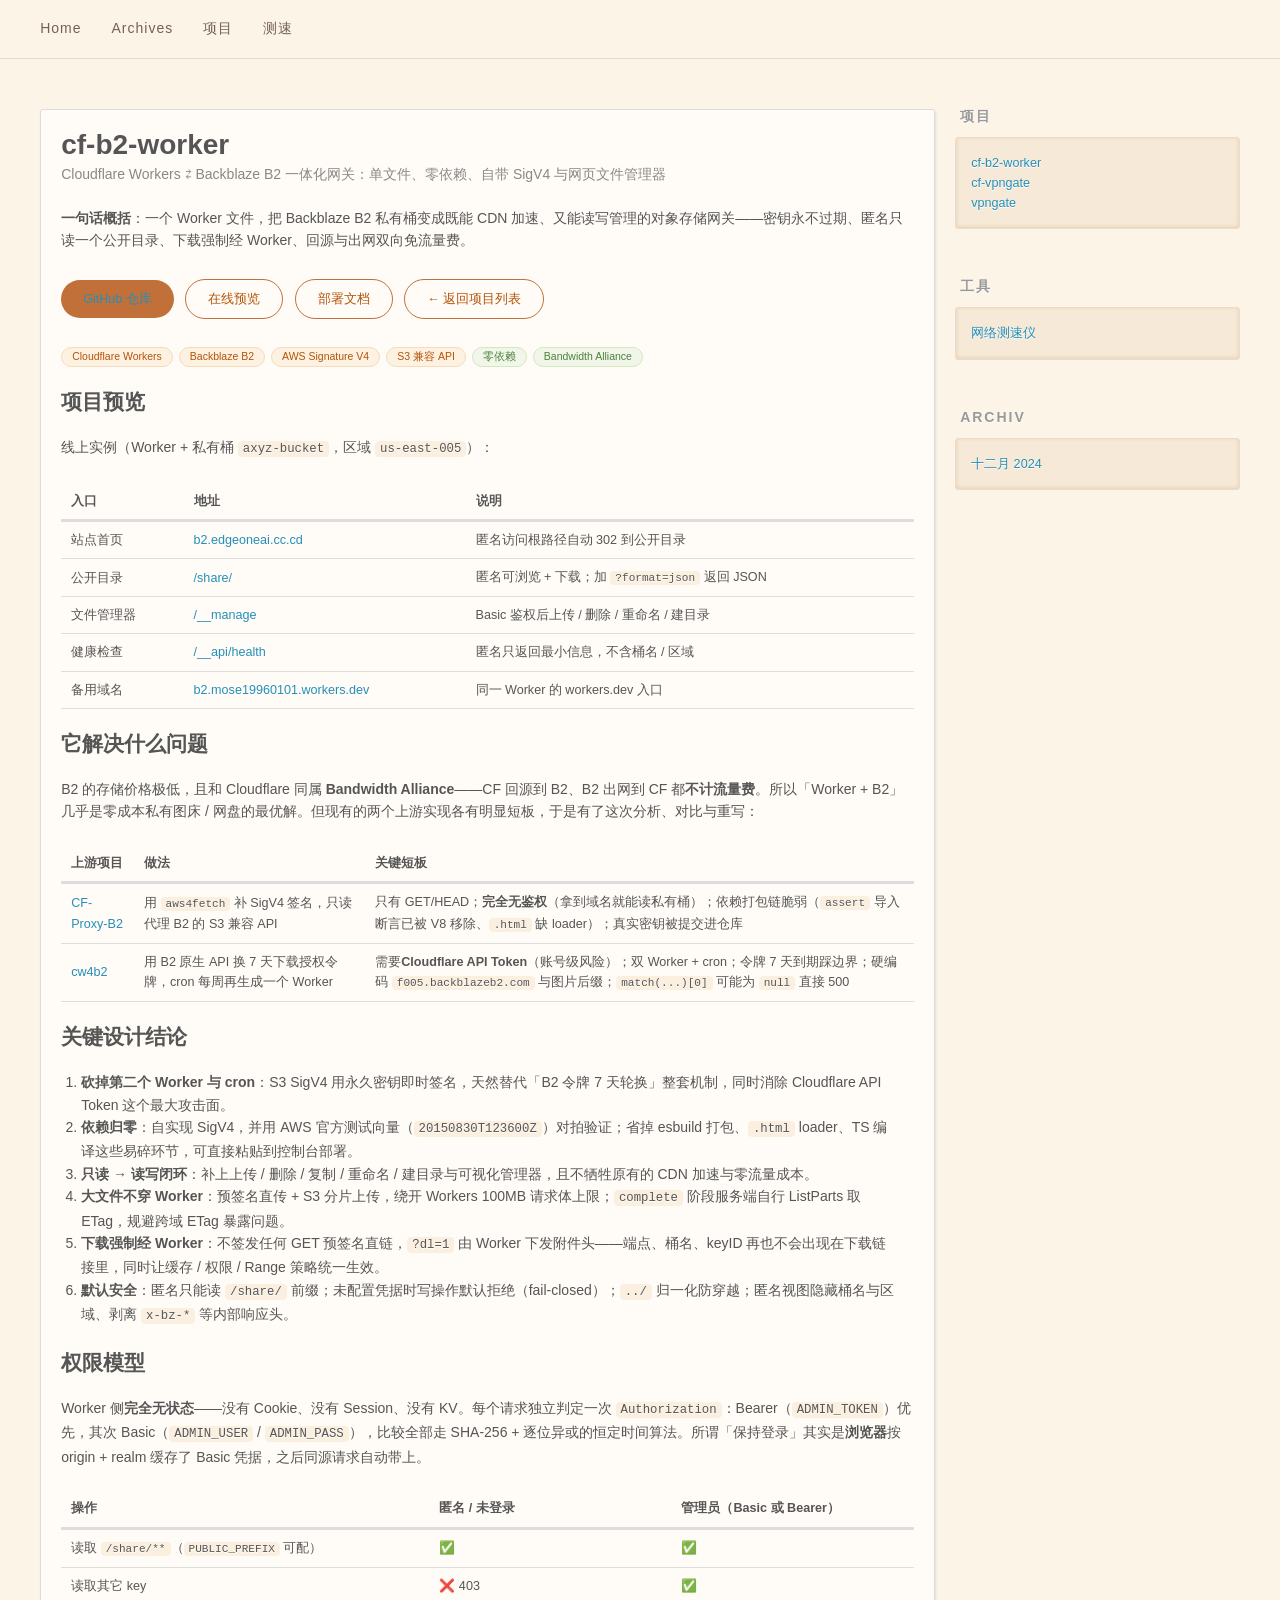
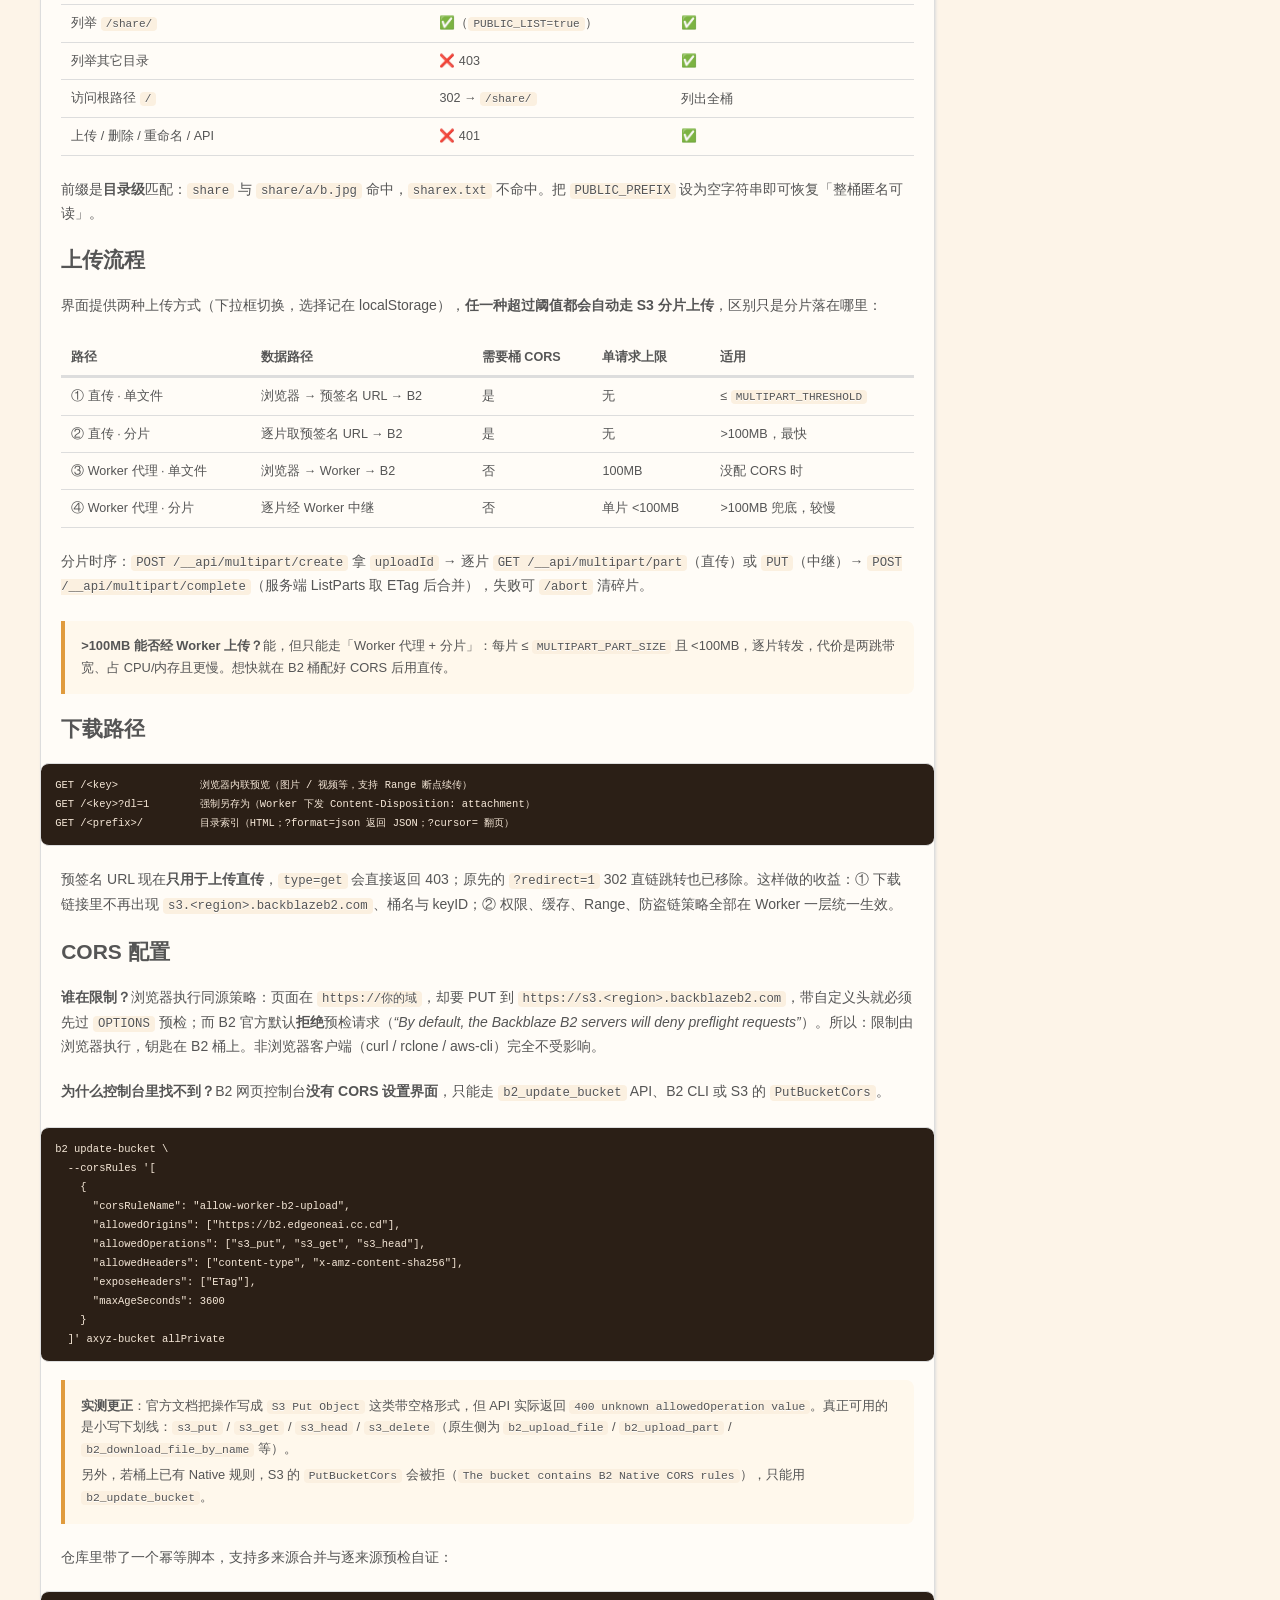
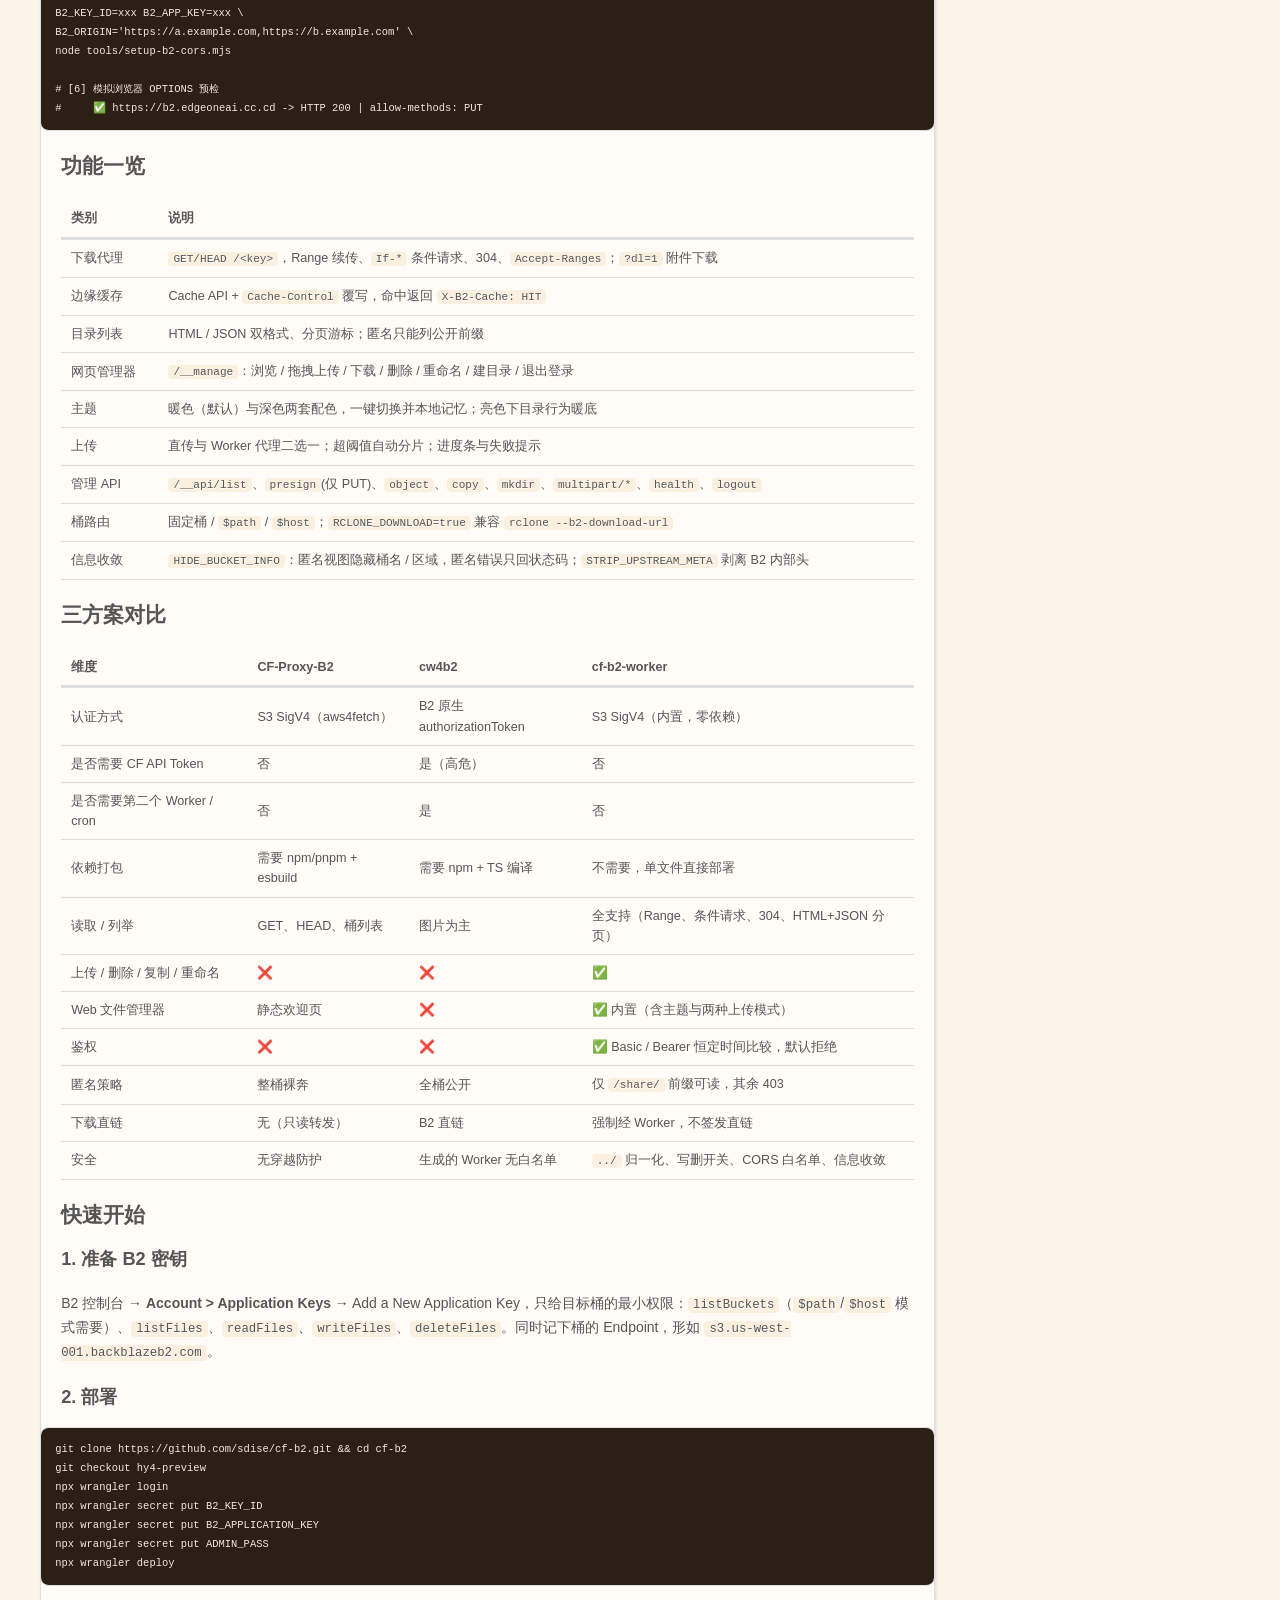
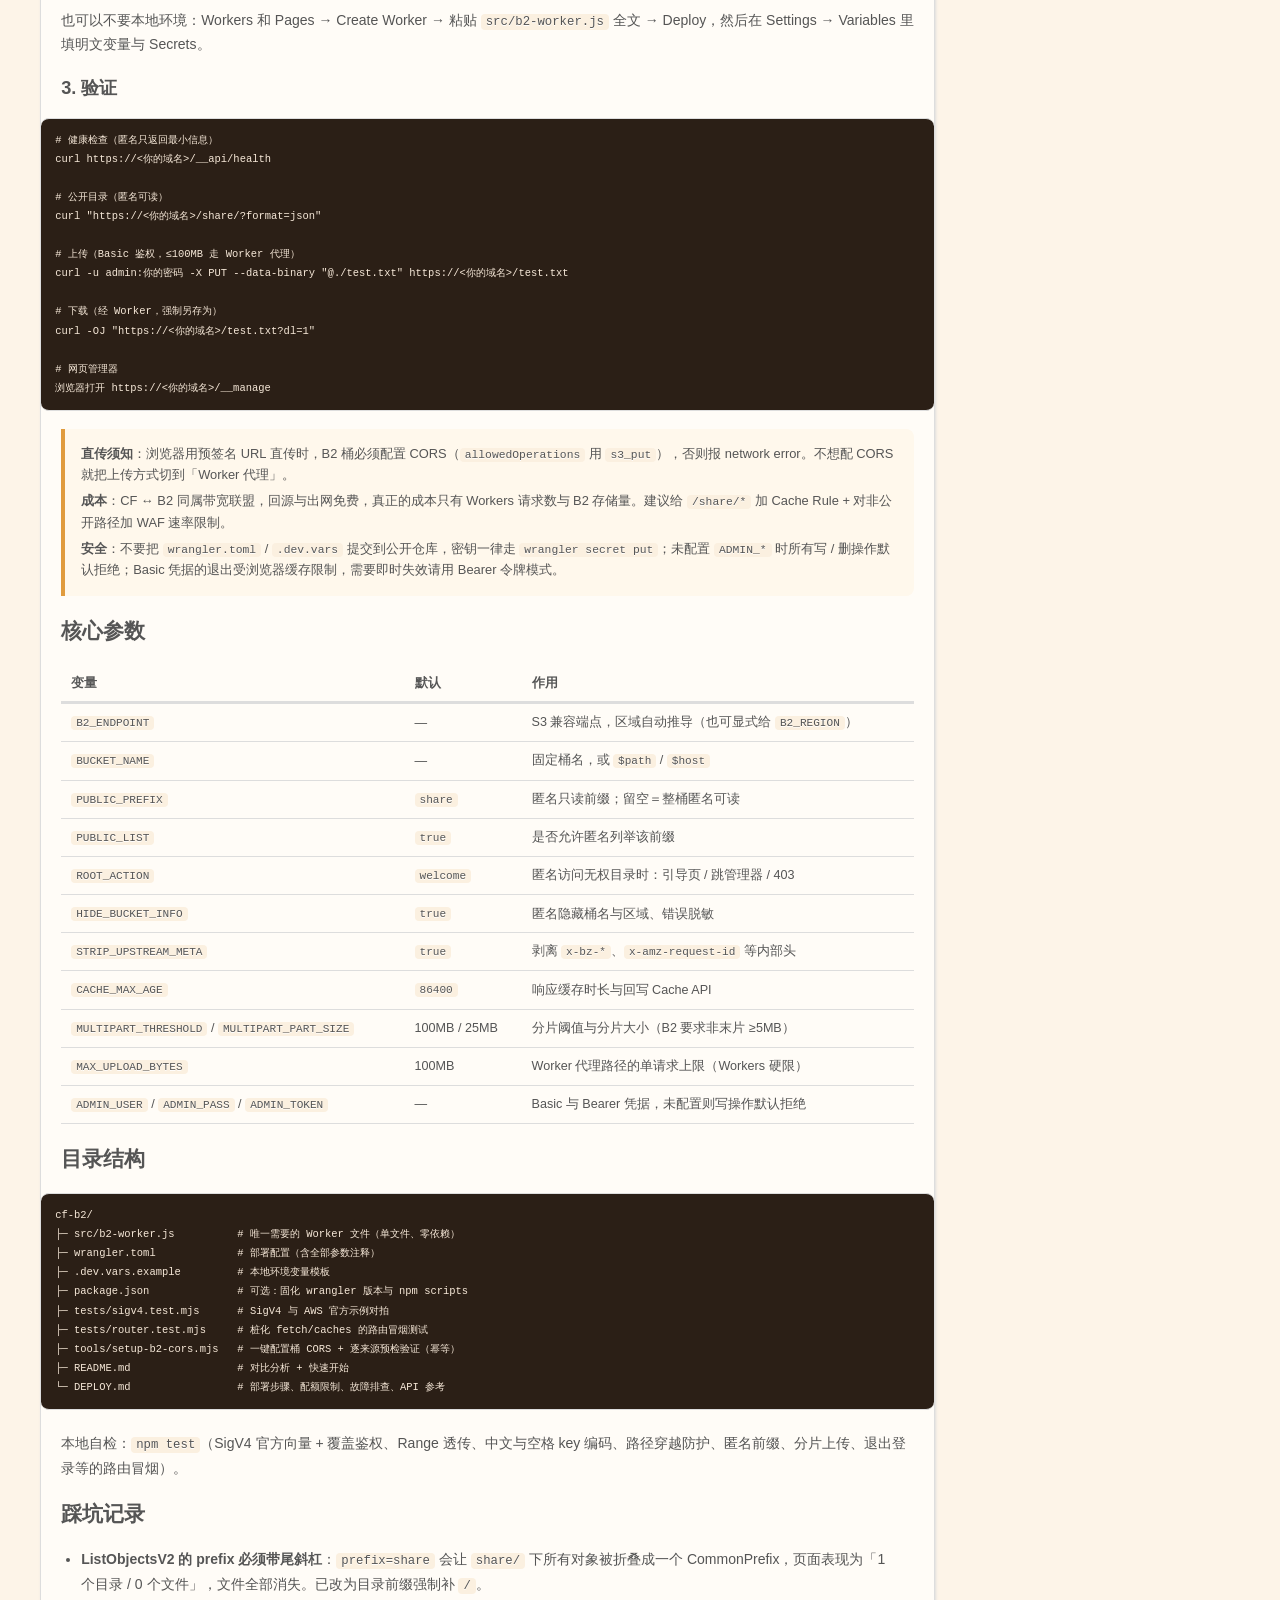
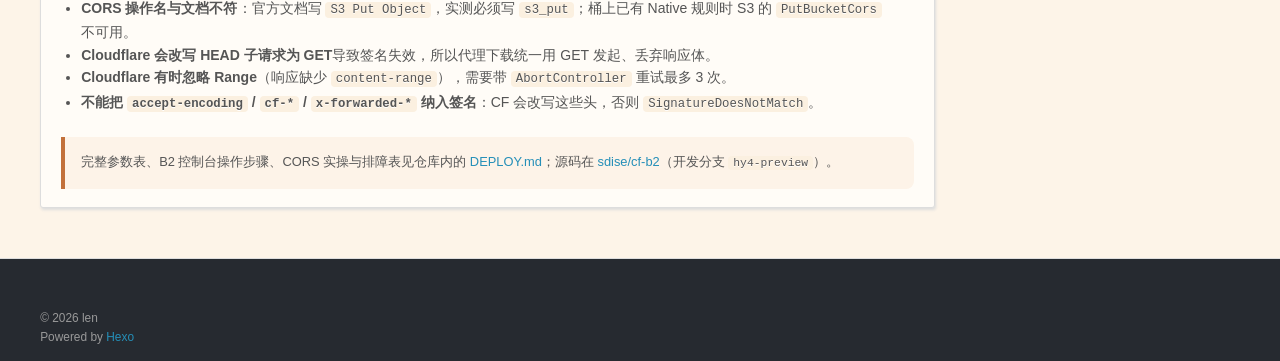
<file: projects/cf-b2-worker/index.html>
<!DOCTYPE html>
<html lang="zh-CN">
<head>
  <meta charset="utf-8">
  <link rel="canonical" href="https://sdise.github.io/projects/cf-b2-worker/">
  <meta name="robots" content="index,follow">
  <meta name="author" content="len">
  <meta name="keywords" content="cf-b2-worker, Cloudflare Workers, Backblaze B2, S3 SigV4, 对象存储, 私有桶, 图床, 网盘, 匿名只读, CORS">
  <meta name="viewport" content="width=device-width, initial-scale=1, shrink-to-fit=no">
  <title>cf-b2-worker：Cloudflare Workers ⇄ Backblaze B2 一体化网关 | sdise 的博客</title>
  <meta name="description" content="单文件、零依赖的 Cloudflare Worker：自带 AWS SigV4 实现与网页文件管理器，把 Backblaze B2 私有桶变成可读可写、可缓存、可鉴权的 CDN 源站；匿名只读 /share/、下载强制经 Worker、上传支持直传与 Worker 代理两种模式，回源与出网双向免流量费。">
  <meta property="og:type" content="article">
  <meta property="og:title" content="cf-b2-worker：Cloudflare Workers ⇄ Backblaze B2 一体化网关 | sdise 的博客">
  <meta property="og:url" content="https://sdise.github.io/projects/cf-b2-worker/">
  <meta property="og:site_name" content="sdise 的博客">
  <meta property="og:description" content="单文件、零依赖的 Cloudflare Worker：自带 AWS SigV4 实现与网页文件管理器，把 Backblaze B2 私有桶变成可读可写、可缓存、可鉴权的 CDN 源站；匿名只读 /share/、下载强制经 Worker、上传支持直传与 Worker 代理两种模式，回源与出网双向免流量费。">
  <meta property="og:locale" content="zh_CN">
  <meta property="article:author" content="len">
  <meta name="twitter:card" content="summary">
  <link rel="alternate" href="/atom.xml" title="sdise 的博客" type="application/atom+xml">
  <link rel="shortcut icon" href="/favicon.svg">
  <link rel="stylesheet" href="/css/style.css">
  <link rel="stylesheet" href="/css/projects.css">
<script type="application/ld+json">
{
  "@context": "https://schema.org",
  "@graph": [
    {
      "@type": "SoftwareSourceCode",
      "name": "cf-b2-worker",
      "description": "Cloudflare Workers ⇄ Backblaze B2 一体化网关（单文件、零依赖、内置 SigV4 与网页文件管理器）",
      "codeRepository": "https://github.com/sdise/cf-b2",
      "programmingLanguage": "JavaScript",
      "author": {
        "@type": "Person",
        "@id": "https://sdise.github.io/#person",
        "name": "len"
      },
      "url": "https://sdise.github.io/projects/cf-b2-worker/"
    },
    {
      "@type": "BreadcrumbList",
      "itemListElement": [
        {
          "@type": "ListItem",
          "position": 1,
          "name": "首页",
          "item": "https://sdise.github.io/"
        },
        {
          "@type": "ListItem",
          "position": 2,
          "name": "开源项目",
          "item": "https://sdise.github.io/projects/"
        },
        {
          "@type": "ListItem",
          "position": 3,
          "name": "cf-b2-worker",
          "item": "https://sdise.github.io/projects/cf-b2-worker/"
        }
      ]
    }
  ]
}
</script>
  <!-- ===== 搜索引擎站点验证（占位，需替换 content） ===== -->
  <!-- Google Search Console: https://search.google.com/search-console 添加资源 sdise.github.io 后，
       复制“HTML 标记”里的 content 值替换下方占位 -->
  <meta name="google-site-verification" content="REPLACE_WITH_GOOGLE_VERIFICATION_CODE">
  <!-- Bing Webmaster Tools: https://www.bing.com/webmasters 添加站点后，
       复制“元标记”里的 content 值替换下方占位 -->
  <meta name="msvalidate.01" content="REPLACE_WITH_BING_VERIFICATION_CODE">
</head>

<body>
  <div id="container">
    <div id="wrap">
      <header id="header">
  <div id="header-outer" class="outer">
    <div id="header-inner" class="inner">
      <nav id="main-nav">
        <a id="main-nav-toggle" class="nav-icon"><span class="fa fa-bars"></span></a>
        <a class="main-nav-link" href="/">Home</a>
        <a class="main-nav-link" href="/archives">Archives</a>
        <a class="main-nav-link" href="/projects/">项目</a>
        <a class="main-nav-link" href="/speed.html">测速</a>
      </nav>
      <nav id="sub-nav">
        <a class="nav-icon" href="/atom.xml" title="RSS Feed"><span class="fa fa-rss"></span></a>
        <a class="nav-icon nav-search-btn" title="Suche"><span class="fa fa-search"></span></a>
      </nav>
      <div id="search-form-wrap">
        <form action="//google.com/search" method="get" accept-charset="UTF-8" class="search-form"><input type="search" name="q" class="search-form-input" placeholder="Suche"><button type="submit" class="search-form-submit">&#xF002;</button><input type="hidden" name="sitesearch" value="https://sdise.github.io"></form>
      </div>
    </div>
  </div>
</header>

      <div class="outer">
        <section id="main">
  <article class="article article-type-page">
    <div class="article-inner">
      <header class="article-header">
        <h1 class="article-title">cf-b2-worker</h1>
        <p style="color:#888;margin:.4em 0 0;">Cloudflare Workers ⇄ Backblaze B2 一体化网关：单文件、零依赖、自带 SigV4 与网页文件管理器</p>
      </header>
      <div class="article-entry">

        <p><strong>一句话概括</strong>：一个 Worker 文件，把 Backblaze B2 私有桶变成既能 CDN 加速、又能读写管理的对象存储网关——密钥永不过期、匿名只读一个公开目录、下载强制经 Worker、回源与出网双向免流量费。</p>

        <p>
          <a class="btn-link" href="https://github.com/sdise/cf-b2" target="_blank" rel="noopener">GitHub 仓库</a>
          <a class="btn-link ghost" href="https://b2.edgeoneai.cc.cd/share/" target="_blank" rel="noopener">在线预览</a>
          <a class="btn-link ghost" href="https://github.com/sdise/cf-b2/blob/hy4-preview/DEPLOY.md" target="_blank" rel="noopener">部署文档</a>
          <a class="btn-link ghost" href="/projects/">← 返回项目列表</a>
        </p>

        <div class="tag-row">
          <span class="tag">Cloudflare Workers</span>
          <span class="tag">Backblaze B2</span>
          <span class="tag">AWS Signature V4</span>
          <span class="tag">S3 兼容 API</span>
          <span class="tag green">零依赖</span>
          <span class="tag green">Bandwidth Alliance</span>
        </div>

        <h2 id="项目预览"><a href="#项目预览" class="headerlink" title="项目预览"></a>项目预览</h2>
        <p>线上实例（Worker + 私有桶 <code>axyz-bucket</code>，区域 <code>us-east-005</code>）：</p>
        <table>
          <thead><tr><th>入口</th><th>地址</th><th>说明</th></tr></thead>
          <tbody>
            <tr><td>站点首页</td><td><a href="https://b2.edgeoneai.cc.cd/" target="_blank" rel="noopener">b2.edgeoneai.cc.cd</a></td><td>匿名访问根路径自动 302 到公开目录</td></tr>
            <tr><td>公开目录</td><td><a href="https://b2.edgeoneai.cc.cd/share/" target="_blank" rel="noopener">/share/</a></td><td>匿名可浏览 + 下载；加 <code>?format=json</code> 返回 JSON</td></tr>
            <tr><td>文件管理器</td><td><a href="https://b2.edgeoneai.cc.cd/__manage" target="_blank" rel="noopener">/__manage</a></td><td>Basic 鉴权后上传 / 删除 / 重命名 / 建目录</td></tr>
            <tr><td>健康检查</td><td><a href="https://b2.edgeoneai.cc.cd/__api/health" target="_blank" rel="noopener">/__api/health</a></td><td>匿名只返回最小信息，不含桶名 / 区域</td></tr>
            <tr><td>备用域名</td><td><a href="https://b2.mose19960101.workers.dev/" target="_blank" rel="noopener">b2.mose19960101.workers.dev</a></td><td>同一 Worker 的 workers.dev 入口</td></tr>
          </tbody>
        </table>

        <h2 id="它解决什么问题"><a href="#它解决什么问题" class="headerlink" title="它解决什么问题"></a>它解决什么问题</h2>
        <p>B2 的存储价格极低，且和 Cloudflare 同属 <strong>Bandwidth Alliance</strong>——CF 回源到 B2、B2 出网到 CF 都<strong>不计流量费</strong>。所以「Worker + B2」几乎是零成本私有图床 / 网盘的最优解。但现有的两个上游实现各有明显短板，于是有了这次分析、对比与重写：</p>

        <table>
          <thead><tr><th>上游项目</th><th>做法</th><th>关键短板</th></tr></thead>
          <tbody>
            <tr>
              <td><a href="https://github.com/hoochanlon/CF-Proxy-B2" target="_blank" rel="noopener">CF-Proxy-B2</a></td>
              <td>用 <code>aws4fetch</code> 补 SigV4 签名，只读代理 B2 的 S3 兼容 API</td>
              <td>只有 GET/HEAD；<strong>完全无鉴权</strong>（拿到域名就能读私有桶）；依赖打包链脆弱（<code>assert</code> 导入断言已被 V8 移除、<code>.html</code> 缺 loader）；真实密钥被提交进仓库</td>
            </tr>
            <tr>
              <td><a href="https://github.com/ka3hun9/cw4b2" target="_blank" rel="noopener">cw4b2</a></td>
              <td>用 B2 原生 API 换 7 天下载授权令牌，cron 每周再生成一个 Worker</td>
              <td>需要<strong>Cloudflare API Token</strong>（账号级风险）；双 Worker + cron；令牌 7 天到期踩边界；硬编码 <code>f005.backblazeb2.com</code> 与图片后缀；<code>match(...)[0]</code> 可能为 <code>null</code> 直接 500</td>
            </tr>
          </tbody>
        </table>

        <h2 id="关键设计结论"><a href="#关键设计结论" class="headerlink" title="关键设计结论"></a>关键设计结论</h2>
        <ol>
          <li><strong>砍掉第二个 Worker 与 cron</strong>：S3 SigV4 用永久密钥即时签名，天然替代「B2 令牌 7 天轮换」整套机制，同时消除 Cloudflare API Token 这个最大攻击面。</li>
          <li><strong>依赖归零</strong>：自实现 SigV4，并用 AWS 官方测试向量（<code>20150830T123600Z</code>）对拍验证；省掉 esbuild 打包、<code>.html</code> loader、TS 编译这些易碎环节，可直接粘贴到控制台部署。</li>
          <li><strong>只读 → 读写闭环</strong>：补上上传 / 删除 / 复制 / 重命名 / 建目录与可视化管理器，且不牺牲原有的 CDN 加速与零流量成本。</li>
          <li><strong>大文件不穿 Worker</strong>：预签名直传 + S3 分片上传，绕开 Workers 100MB 请求体上限；<code>complete</code> 阶段服务端自行 ListParts 取 ETag，规避跨域 ETag 暴露问题。</li>
          <li><strong>下载强制经 Worker</strong>：不签发任何 GET 预签名直链，<code>?dl=1</code> 由 Worker 下发附件头——端点、桶名、keyID 再也不会出现在下载链接里，同时让缓存 / 权限 / Range 策略统一生效。</li>
          <li><strong>默认安全</strong>：匿名只能读 <code>/share/</code> 前缀；未配置凭据时写操作默认拒绝（fail-closed）；<code>../</code> 归一化防穿越；匿名视图隐藏桶名与区域、剥离 <code>x-bz-*</code> 等内部响应头。</li>
        </ol>

        <h2 id="权限模型"><a href="#权限模型" class="headerlink" title="权限模型"></a>权限模型</h2>
        <p>Worker 侧<strong>完全无状态</strong>——没有 Cookie、没有 Session、没有 KV。每个请求独立判定一次 <code>Authorization</code>：Bearer（<code>ADMIN_TOKEN</code>）优先，其次 Basic（<code>ADMIN_USER</code> / <code>ADMIN_PASS</code>），比较全部走 SHA-256 + 逐位异或的恒定时间算法。所谓「保持登录」其实是<strong>浏览器</strong>按 origin + realm 缓存了 Basic 凭据，之后同源请求自动带上。</p>
        <table>
          <thead><tr><th>操作</th><th>匿名 / 未登录</th><th>管理员（Basic 或 Bearer）</th></tr></thead>
          <tbody>
            <tr><td>读取 <code>/share/**</code>（<code>PUBLIC_PREFIX</code> 可配）</td><td>✅</td><td>✅</td></tr>
            <tr><td>读取其它 key</td><td>❌ 403</td><td>✅</td></tr>
            <tr><td>列举 <code>/share/</code></td><td>✅（<code>PUBLIC_LIST=true</code>）</td><td>✅</td></tr>
            <tr><td>列举其它目录</td><td>❌ 403</td><td>✅</td></tr>
            <tr><td>访问根路径 <code>/</code></td><td>302 → <code>/share/</code></td><td>列出全桶</td></tr>
            <tr><td>上传 / 删除 / 重命名 / API</td><td>❌ 401</td><td>✅</td></tr>
          </tbody>
        </table>
        <p>前缀是<strong>目录级</strong>匹配：<code>share</code> 与 <code>share/a/b.jpg</code> 命中，<code>sharex.txt</code> 不命中。把 <code>PUBLIC_PREFIX</code> 设为空字符串即可恢复「整桶匿名可读」。</p>

        <h2 id="上传流程"><a href="#上传流程" class="headerlink" title="上传流程"></a>上传流程</h2>
        <p>界面提供两种上传方式（下拉框切换，选择记在 localStorage），<strong>任一种超过阈值都会自动走 S3 分片上传</strong>，区别只是分片落在哪里：</p>
        <table>
          <thead><tr><th>路径</th><th>数据路径</th><th>需要桶 CORS</th><th>单请求上限</th><th>适用</th></tr></thead>
          <tbody>
            <tr><td>① 直传 · 单文件</td><td>浏览器 → 预签名 URL → B2</td><td>是</td><td>无</td><td>≤ <code>MULTIPART_THRESHOLD</code></td></tr>
            <tr><td>② 直传 · 分片</td><td>逐片取预签名 URL → B2</td><td>是</td><td>无</td><td>&gt;100MB，最快</td></tr>
            <tr><td>③ Worker 代理 · 单文件</td><td>浏览器 → Worker → B2</td><td>否</td><td>100MB</td><td>没配 CORS 时</td></tr>
            <tr><td>④ Worker 代理 · 分片</td><td>逐片经 Worker 中继</td><td>否</td><td>单片 &lt;100MB</td><td>&gt;100MB 兜底，较慢</td></tr>
          </tbody>
        </table>
        <p>分片时序：<code>POST /__api/multipart/create</code> 拿 <code>uploadId</code> → 逐片 <code>GET /__api/multipart/part</code>（直传）或 <code>PUT</code>（中继）→ <code>POST /__api/multipart/complete</code>（服务端 ListParts 取 ETag 后合并），失败可 <code>/abort</code> 清碎片。</p>
        <div class="callout">
          <p><strong>&gt;100MB 能否经 Worker 上传？</strong>能，但只能走「Worker 代理 + 分片」：每片 ≤ <code>MULTIPART_PART_SIZE</code> 且 &lt;100MB，逐片转发，代价是两跳带宽、占 CPU/内存且更慢。想快就在 B2 桶配好 CORS 后用直传。</p>
        </div>

        <h2 id="下载路径"><a href="#下载路径" class="headerlink" title="下载路径"></a>下载路径</h2>
        <pre><code>GET /&lt;key&gt;             浏览器内联预览（图片 / 视频等，支持 Range 断点续传）
GET /&lt;key&gt;?dl=1        强制另存为（Worker 下发 Content-Disposition: attachment）
GET /&lt;prefix&gt;/         目录索引（HTML；?format=json 返回 JSON；?cursor= 翻页）</code></pre>
        <p>预签名 URL 现在<strong>只用于上传直传</strong>，<code>type=get</code> 会直接返回 403；原先的 <code>?redirect=1</code> 302 直链跳转也已移除。这样做的收益：① 下载链接里不再出现 <code>s3.&lt;region&gt;.backblazeb2.com</code>、桶名与 keyID；② 权限、缓存、Range、防盗链策略全部在 Worker 一层统一生效。</p>

        <h2 id="CORS-配置"><a href="#CORS-配置" class="headerlink" title="CORS 配置"></a>CORS 配置</h2>
        <p><strong>谁在限制？</strong>浏览器执行同源策略：页面在 <code>https://你的域</code>，却要 PUT 到 <code>https://s3.&lt;region&gt;.backblazeb2.com</code>，带自定义头就必须先过 <code>OPTIONS</code> 预检；而 B2 官方默认<strong>拒绝</strong>预检请求（<em>“By default, the Backblaze B2 servers will deny preflight requests”</em>）。所以：限制由浏览器执行，钥匙在 B2 桶上。非浏览器客户端（curl / rclone / aws-cli）完全不受影响。</p>
        <p><strong>为什么控制台里找不到？</strong>B2 网页控制台<strong>没有 CORS 设置界面</strong>，只能走 <code>b2_update_bucket</code> API、B2 CLI 或 S3 的 <code>PutBucketCors</code>。</p>
        <pre><code>b2 update-bucket \
  --corsRules '[
    {
      "corsRuleName": "allow-worker-b2-upload",
      "allowedOrigins": ["https://b2.edgeoneai.cc.cd"],
      "allowedOperations": ["s3_put", "s3_get", "s3_head"],
      "allowedHeaders": ["content-type", "x-amz-content-sha256"],
      "exposeHeaders": ["ETag"],
      "maxAgeSeconds": 3600
    }
  ]' axyz-bucket allPrivate</code></pre>
        <div class="callout">
          <p><strong>实测更正</strong>：官方文档把操作写成 <code>S3 Put Object</code> 这类带空格形式，但 API 实际返回 <code>400 unknown allowedOperation value</code>。真正可用的是小写下划线：<code>s3_put</code> / <code>s3_get</code> / <code>s3_head</code> / <code>s3_delete</code>（原生侧为 <code>b2_upload_file</code> / <code>b2_upload_part</code> / <code>b2_download_file_by_name</code> 等）。</p>
          <p>另外，若桶上已有 Native 规则，S3 的 <code>PutBucketCors</code> 会被拒（<code>The bucket contains B2 Native CORS rules</code>），只能用 <code>b2_update_bucket</code>。</p>
        </div>
        <p>仓库里带了一个幂等脚本，支持多来源合并与逐来源预检自证：</p>
        <pre><code>B2_KEY_ID=xxx B2_APP_KEY=xxx \
B2_ORIGIN='https://a.example.com,https://b.example.com' \
node tools/setup-b2-cors.mjs

# [6] 模拟浏览器 OPTIONS 预检
#     ✅ https://b2.edgeoneai.cc.cd -> HTTP 200 | allow-methods: PUT</code></pre>

        <h2 id="功能一览"><a href="#功能一览" class="headerlink" title="功能一览"></a>功能一览</h2>
        <table>
          <thead><tr><th>类别</th><th>说明</th></tr></thead>
          <tbody>
            <tr><td>下载代理</td><td><code>GET/HEAD /&lt;key&gt;</code>，Range 续传、<code>If-*</code> 条件请求、304、<code>Accept-Ranges</code>；<code>?dl=1</code> 附件下载</td></tr>
            <tr><td>边缘缓存</td><td>Cache API + <code>Cache-Control</code> 覆写，命中返回 <code>X-B2-Cache: HIT</code></td></tr>
            <tr><td>目录列表</td><td>HTML / JSON 双格式、分页游标；匿名只能列公开前缀</td></tr>
            <tr><td>网页管理器</td><td><code>/__manage</code>：浏览 / 拖拽上传 / 下载 / 删除 / 重命名 / 建目录 / 退出登录</td></tr>
            <tr><td>主题</td><td>暖色（默认）与深色两套配色，一键切换并本地记忆；亮色下目录行为暖底</td></tr>
            <tr><td>上传</td><td>直传与 Worker 代理二选一；超阈值自动分片；进度条与失败提示</td></tr>
            <tr><td>管理 API</td><td><code>/__api/list</code>、<code>presign</code>(仅 PUT)、<code>object</code>、<code>copy</code>、<code>mkdir</code>、<code>multipart/*</code>、<code>health</code>、<code>logout</code></td></tr>
            <tr><td>桶路由</td><td>固定桶 / <code>$path</code> / <code>$host</code>；<code>RCLONE_DOWNLOAD=true</code> 兼容 <code>rclone --b2-download-url</code></td></tr>
            <tr><td>信息收敛</td><td><code>HIDE_BUCKET_INFO</code>：匿名视图隐藏桶名 / 区域，匿名错误只回状态码；<code>STRIP_UPSTREAM_META</code> 剥离 B2 内部头</td></tr>
          </tbody>
        </table>

        <h2 id="三方案对比"><a href="#三方案对比" class="headerlink" title="三方案对比"></a>三方案对比</h2>
        <table>
          <thead><tr><th>维度</th><th>CF-Proxy-B2</th><th>cw4b2</th><th>cf-b2-worker</th></tr></thead>
          <tbody>
            <tr><td>认证方式</td><td>S3 SigV4（aws4fetch）</td><td>B2 原生 authorizationToken</td><td>S3 SigV4（内置，零依赖）</td></tr>
            <tr><td>是否需要 CF API Token</td><td>否</td><td>是（高危）</td><td>否</td></tr>
            <tr><td>是否需要第二个 Worker / cron</td><td>否</td><td>是</td><td>否</td></tr>
            <tr><td>依赖打包</td><td>需要 npm/pnpm + esbuild</td><td>需要 npm + TS 编译</td><td>不需要，单文件直接部署</td></tr>
            <tr><td>读取 / 列举</td><td>GET、HEAD、桶列表</td><td>图片为主</td><td>全支持（Range、条件请求、304、HTML+JSON 分页）</td></tr>
            <tr><td>上传 / 删除 / 复制 / 重命名</td><td>❌</td><td>❌</td><td>✅</td></tr>
            <tr><td>Web 文件管理器</td><td>静态欢迎页</td><td>❌</td><td>✅ 内置（含主题与两种上传模式）</td></tr>
            <tr><td>鉴权</td><td>❌</td><td>❌</td><td>✅ Basic / Bearer 恒定时间比较，默认拒绝</td></tr>
            <tr><td>匿名策略</td><td>整桶裸奔</td><td>全桶公开</td><td>仅 <code>/share/</code> 前缀可读，其余 403</td></tr>
            <tr><td>下载直链</td><td>无（只读转发）</td><td>B2 直链</td><td>强制经 Worker，不签发直链</td></tr>
            <tr><td>安全</td><td>无穿越防护</td><td>生成的 Worker 无白名单</td><td><code>../</code> 归一化、写删开关、CORS 白名单、信息收敛</td></tr>
          </tbody>
        </table>

        <h2 id="快速开始"><a href="#快速开始" class="headerlink" title="快速开始"></a>快速开始</h2>
        <h3 id="1-准备-B2-密钥"><a href="#1-准备-B2-密钥" class="headerlink" title="1. 准备 B2 密钥"></a>1. 准备 B2 密钥</h3>
        <p>B2 控制台 → <strong>Account &gt; Application Keys</strong> → Add a New Application Key，只给目标桶的最小权限：<code>listBuckets</code>（<code>$path</code>/<code>$host</code> 模式需要）、<code>listFiles</code>、<code>readFiles</code>、<code>writeFiles</code>、<code>deleteFiles</code>。同时记下桶的 Endpoint，形如 <code>s3.us-west-001.backblazeb2.com</code>。</p>

        <h3 id="2-部署"><a href="#2-部署" class="headerlink" title="2. 部署"></a>2. 部署</h3>
        <pre><code>git clone https://github.com/sdise/cf-b2.git &amp;&amp; cd cf-b2
git checkout hy4-preview
npx wrangler login
npx wrangler secret put B2_KEY_ID
npx wrangler secret put B2_APPLICATION_KEY
npx wrangler secret put ADMIN_PASS
npx wrangler deploy</code></pre>
        <p>也可以不要本地环境：Workers 和 Pages → Create Worker → 粘贴 <code>src/b2-worker.js</code> 全文 → Deploy，然后在 Settings → Variables 里填明文变量与 Secrets。</p>

        <h3 id="3-验证"><a href="#3-验证" class="headerlink" title="3. 验证"></a>3. 验证</h3>
        <pre><code># 健康检查（匿名只返回最小信息）
curl https://&lt;你的域名&gt;/__api/health

# 公开目录（匿名可读）
curl "https://&lt;你的域名&gt;/share/?format=json"

# 上传（Basic 鉴权，≤100MB 走 Worker 代理）
curl -u admin:你的密码 -X PUT --data-binary "@./test.txt" https://&lt;你的域名&gt;/test.txt

# 下载（经 Worker，强制另存为）
curl -OJ "https://&lt;你的域名&gt;/test.txt?dl=1"

# 网页管理器
浏览器打开 https://&lt;你的域名&gt;/__manage</code></pre>

        <div class="callout">
          <p><strong>直传须知</strong>：浏览器用预签名 URL 直传时，B2 桶必须配置 CORS（<code>allowedOperations</code> 用 <code>s3_put</code>），否则报 network error。不想配 CORS 就把上传方式切到「Worker 代理」。</p>
          <p><strong>成本</strong>：CF ↔ B2 同属带宽联盟，回源与出网免费，真正的成本只有 Workers 请求数与 B2 存储量。建议给 <code>/share/*</code> 加 Cache Rule + 对非公开路径加 WAF 速率限制。</p>
          <p><strong>安全</strong>：不要把 <code>wrangler.toml</code> / <code>.dev.vars</code> 提交到公开仓库，密钥一律走 <code>wrangler secret put</code>；未配置 <code>ADMIN_*</code> 时所有写 / 删操作默认拒绝；Basic 凭据的退出受浏览器缓存限制，需要即时失效请用 Bearer 令牌模式。</p>
        </div>

        <h2 id="核心参数"><a href="#核心参数" class="headerlink" title="核心参数"></a>核心参数</h2>
        <table>
          <thead><tr><th>变量</th><th>默认</th><th>作用</th></tr></thead>
          <tbody>
            <tr><td><code>B2_ENDPOINT</code></td><td>—</td><td>S3 兼容端点，区域自动推导（也可显式给 <code>B2_REGION</code>）</td></tr>
            <tr><td><code>BUCKET_NAME</code></td><td>—</td><td>固定桶名，或 <code>$path</code> / <code>$host</code></td></tr>
            <tr><td><code>PUBLIC_PREFIX</code></td><td><code>share</code></td><td>匿名只读前缀；留空＝整桶匿名可读</td></tr>
            <tr><td><code>PUBLIC_LIST</code></td><td><code>true</code></td><td>是否允许匿名列举该前缀</td></tr>
            <tr><td><code>ROOT_ACTION</code></td><td><code>welcome</code></td><td>匿名访问无权目录时：引导页 / 跳管理器 / 403</td></tr>
            <tr><td><code>HIDE_BUCKET_INFO</code></td><td><code>true</code></td><td>匿名隐藏桶名与区域、错误脱敏</td></tr>
            <tr><td><code>STRIP_UPSTREAM_META</code></td><td><code>true</code></td><td>剥离 <code>x-bz-*</code>、<code>x-amz-request-id</code> 等内部头</td></tr>
            <tr><td><code>CACHE_MAX_AGE</code></td><td><code>86400</code></td><td>响应缓存时长与回写 Cache API</td></tr>
            <tr><td><code>MULTIPART_THRESHOLD</code> / <code>MULTIPART_PART_SIZE</code></td><td>100MB / 25MB</td><td>分片阈值与分片大小（B2 要求非末片 ≥5MB）</td></tr>
            <tr><td><code>MAX_UPLOAD_BYTES</code></td><td>100MB</td><td>Worker 代理路径的单请求上限（Workers 硬限）</td></tr>
            <tr><td><code>ADMIN_USER</code> / <code>ADMIN_PASS</code> / <code>ADMIN_TOKEN</code></td><td>—</td><td>Basic 与 Bearer 凭据，未配置则写操作默认拒绝</td></tr>
          </tbody>
        </table>

        <h2 id="目录结构"><a href="#目录结构" class="headerlink" title="目录结构"></a>目录结构</h2>
        <pre><code>cf-b2/
├─ src/b2-worker.js          # 唯一需要的 Worker 文件（单文件、零依赖）
├─ wrangler.toml             # 部署配置（含全部参数注释）
├─ .dev.vars.example         # 本地环境变量模板
├─ package.json              # 可选：固化 wrangler 版本与 npm scripts
├─ tests/sigv4.test.mjs      # SigV4 与 AWS 官方示例对拍
├─ tests/router.test.mjs     # 桩化 fetch/caches 的路由冒烟测试
├─ tools/setup-b2-cors.mjs   # 一键配置桶 CORS + 逐来源预检验证（幂等）
├─ README.md                 # 对比分析 + 快速开始
└─ DEPLOY.md                 # 部署步骤、配额限制、故障排查、API 参考</code></pre>
        <p>本地自检：<code>npm test</code>（SigV4 官方向量 + 覆盖鉴权、Range 透传、中文与空格 key 编码、路径穿越防护、匿名前缀、分片上传、退出登录等的路由冒烟）。</p>

        <h2 id="踩坑记录"><a href="#踩坑记录" class="headerlink" title="踩坑记录"></a>踩坑记录</h2>
        <ul>
          <li><strong>ListObjectsV2 的 prefix 必须带尾斜杠</strong>：<code>prefix=share</code> 会让 <code>share/</code> 下所有对象被折叠成一个 CommonPrefix，页面表现为「1 个目录 / 0 个文件」，文件全部消失。已改为目录前缀强制补 <code>/</code>。</li>
          <li><strong>CORS 操作名与文档不符</strong>：官方文档写 <code>S3 Put Object</code>，实测必须写 <code>s3_put</code>；桶上已有 Native 规则时 S3 的 <code>PutBucketCors</code> 不可用。</li>
          <li><strong>Cloudflare 会改写 HEAD 子请求为 GET</strong>导致签名失效，所以代理下载统一用 GET 发起、丢弃响应体。</li>
          <li><strong>Cloudflare 有时忽略 Range</strong>（响应缺少 <code>content-range</code>），需要带 <code>AbortController</code> 重试最多 3 次。</li>
          <li><strong>不能把 <code>accept-encoding</code> / <code>cf-*</code> / <code>x-forwarded-*</code> 纳入签名</strong>：CF 会改写这些头，否则 <code>SignatureDoesNotMatch</code>。</li>
        </ul>

        <div class="callout info">
          <p>完整参数表、B2 控制台操作步骤、CORS 实操与排障表见仓库内的 <a href="https://github.com/sdise/cf-b2/blob/hy4-preview/DEPLOY.md" target="_blank" rel="noopener">DEPLOY.md</a>；源码在 <a href="https://github.com/sdise/cf-b2" target="_blank" rel="noopener">sdise/cf-b2</a>（开发分支 <code>hy4-preview</code>）。</p>
        </div>
      </div>
    </div>
  </article>
</section>

        <aside id="sidebar">
  <div class="widget-wrap">
    <h3 class="widget-title">项目</h3>
    <div class="widget">
      <ul>
        <li><a href="/projects/cf-b2-worker/">cf-b2-worker</a></li>
        <li><a href="/projects/cf-vpngate/">cf-vpngate</a></li>
        <li><a href="/projects/vpngate/">vpngate</a></li>
      </ul>
    </div>
  </div>

  <div class="widget-wrap">
    <h3 class="widget-title">工具</h3>
    <div class="widget">
      <ul>
        <li><a href="/speed.html">网络测速仪</a></li>
      </ul>
    </div>
  </div>

  <div class="widget-wrap">
    <h3 class="widget-title">Archiv</h3>
    <div class="widget">
      <ul class="archive-list"><li class="archive-list-item"><a class="archive-list-link" href="/archives/2024/12/">十二月 2024</a></li></ul>
    </div>
  </div>
</aside>

      </div>
      <footer id="footer">
  <div class="outer">
    <div id="footer-info" class="inner">
      &copy; 2026 len<br>
      Powered by <a href="https://hexo.io/" target="_blank">Hexo</a>
    </div>
  </div>
</footer>

    </div>
    <nav id="mobile-nav">
  <a href="/" class="mobile-nav-link">Home</a>
  <a href="/archives" class="mobile-nav-link">Archives</a>
  <a href="/projects/" class="mobile-nav-link">项目</a>
  <a href="/speed.html" class="mobile-nav-link">测速</a>
</nav>

<script src="/js/jquery-3.6.4.min.js"></script>
<script src="/js/script.js"></script>

  </div>
</body>
</html>
</file>
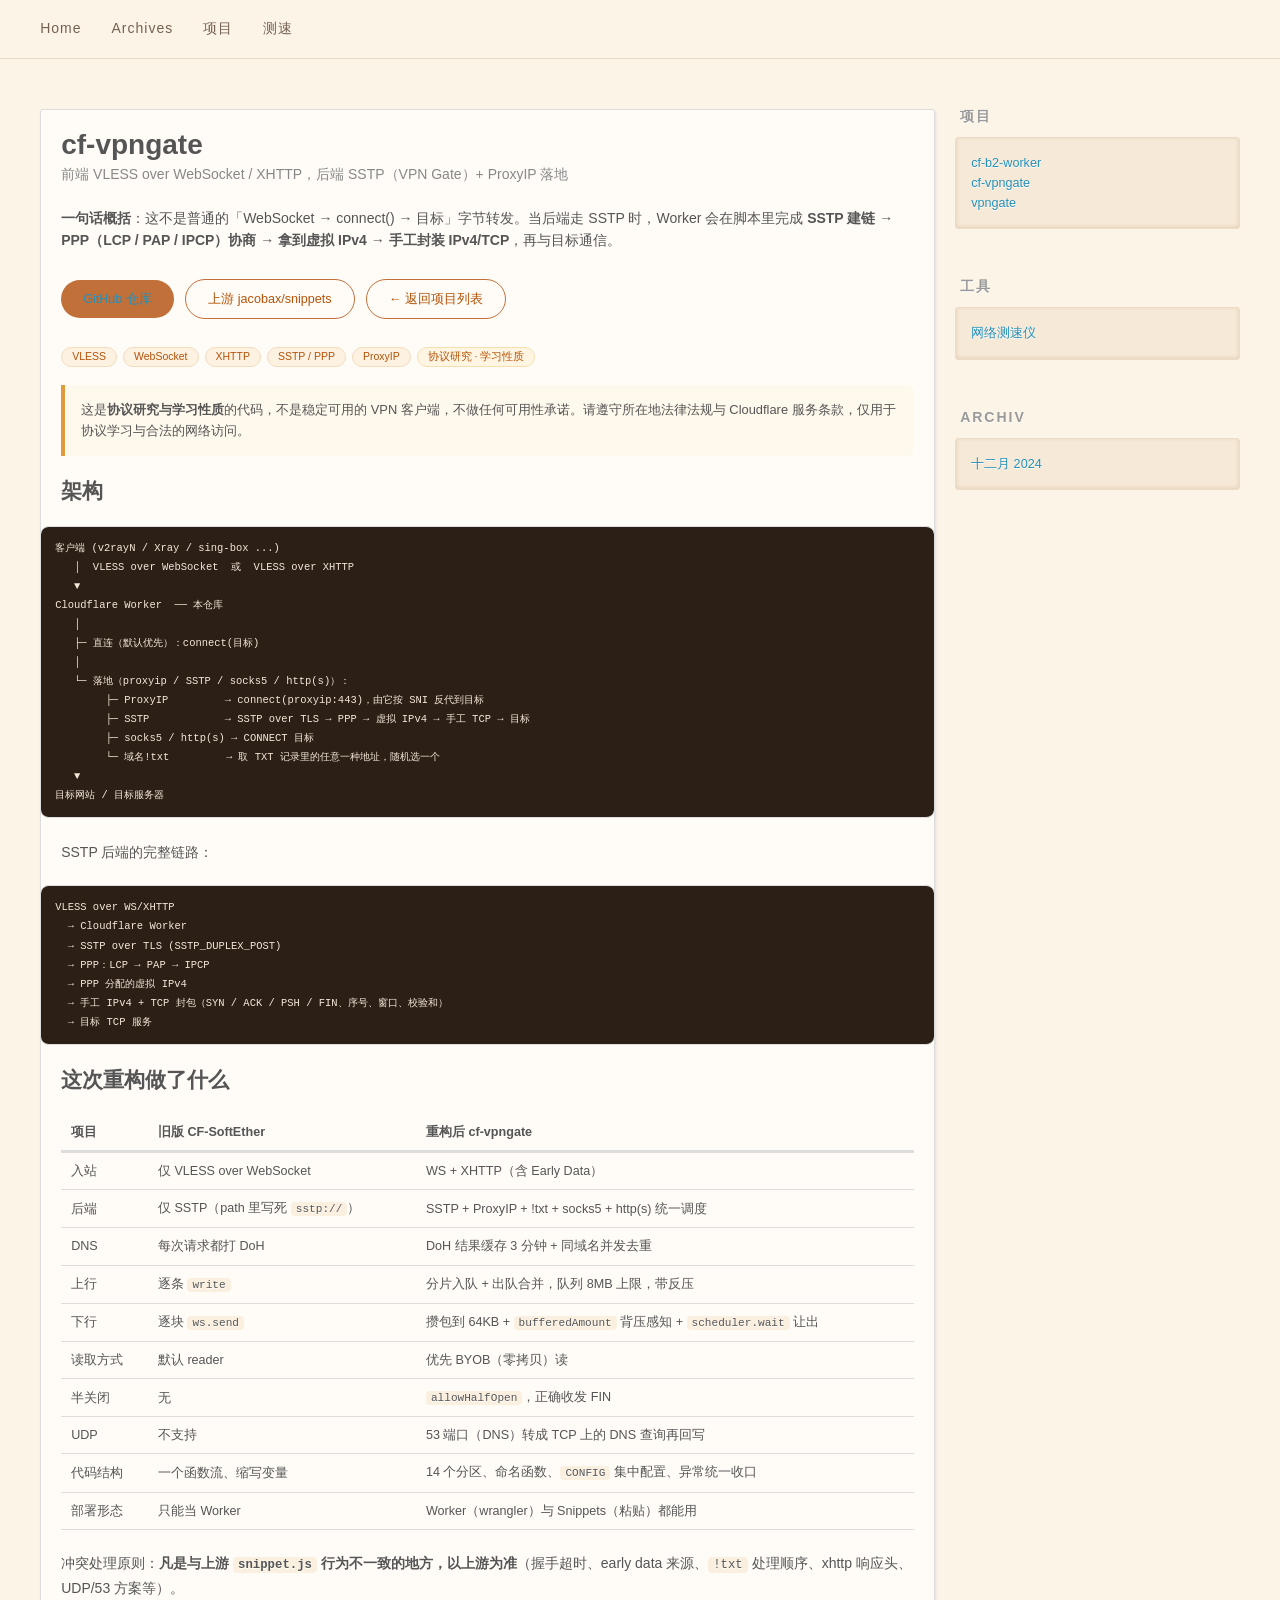
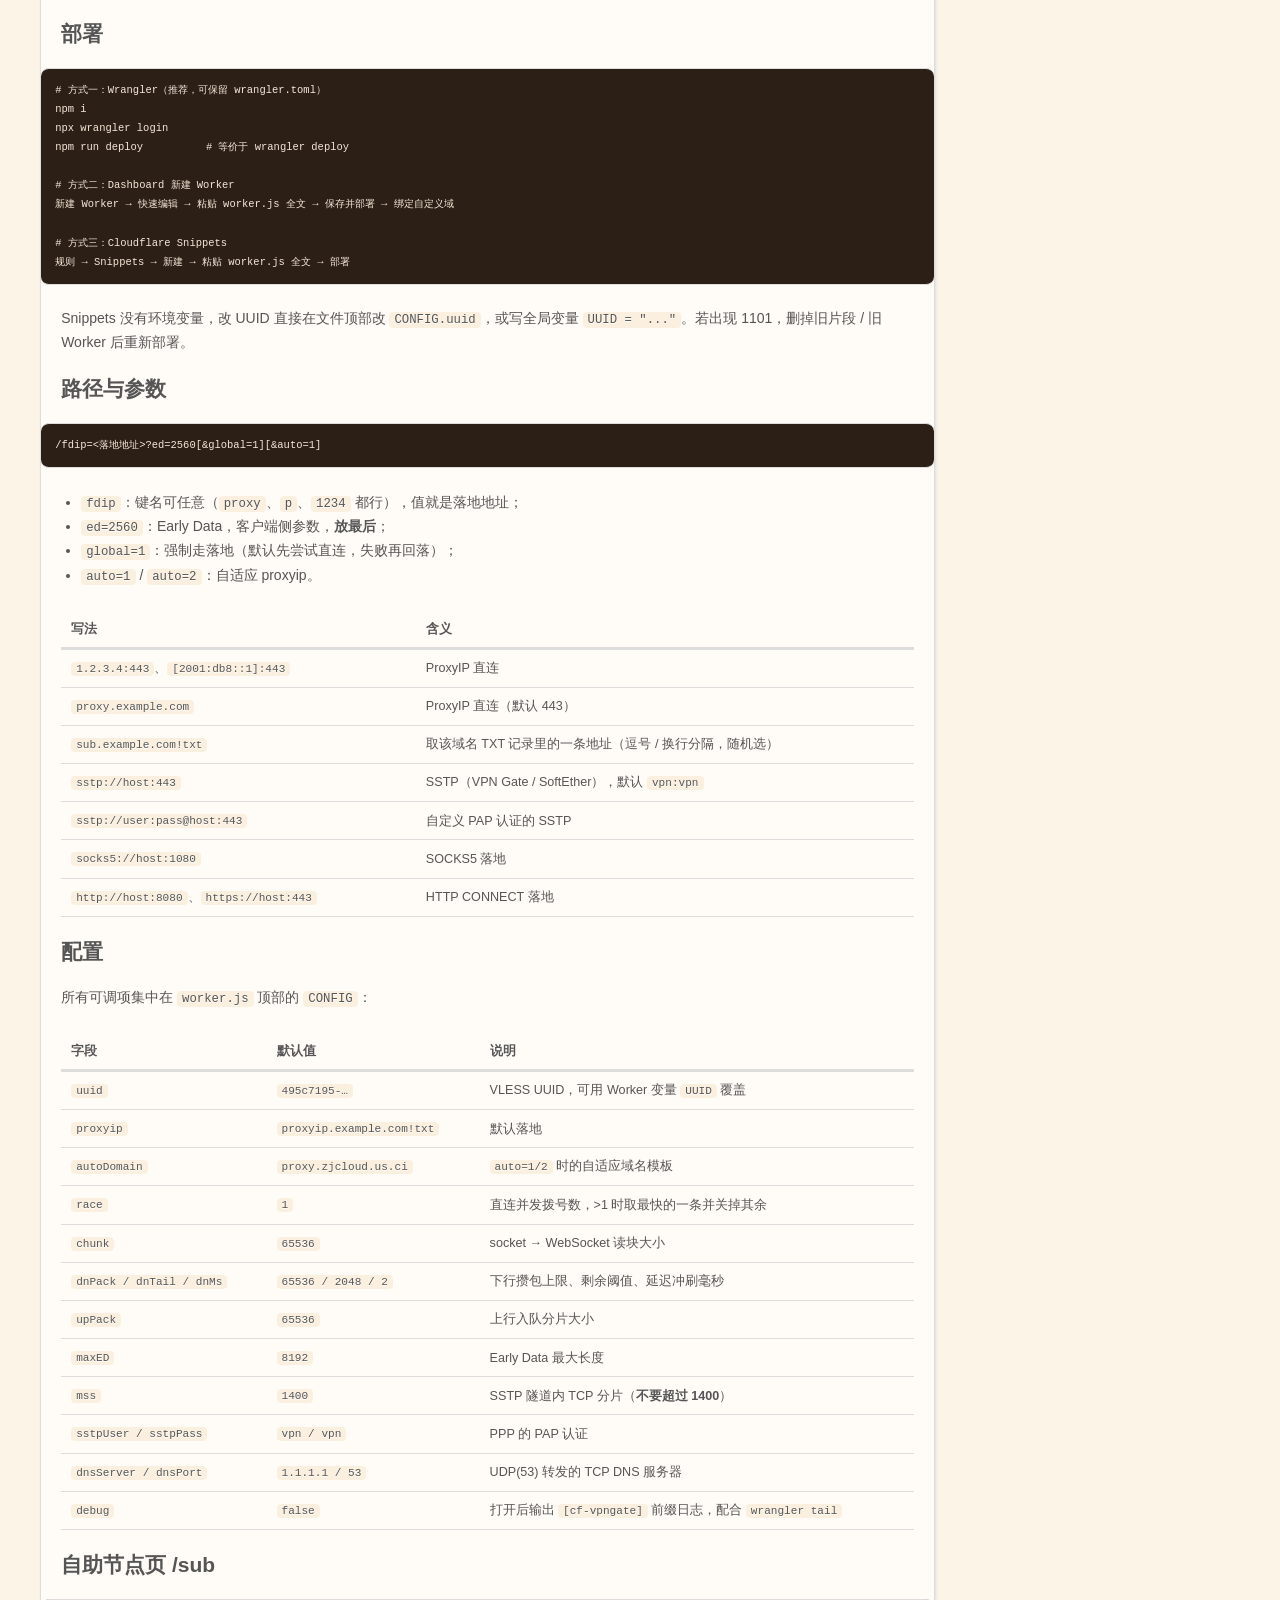
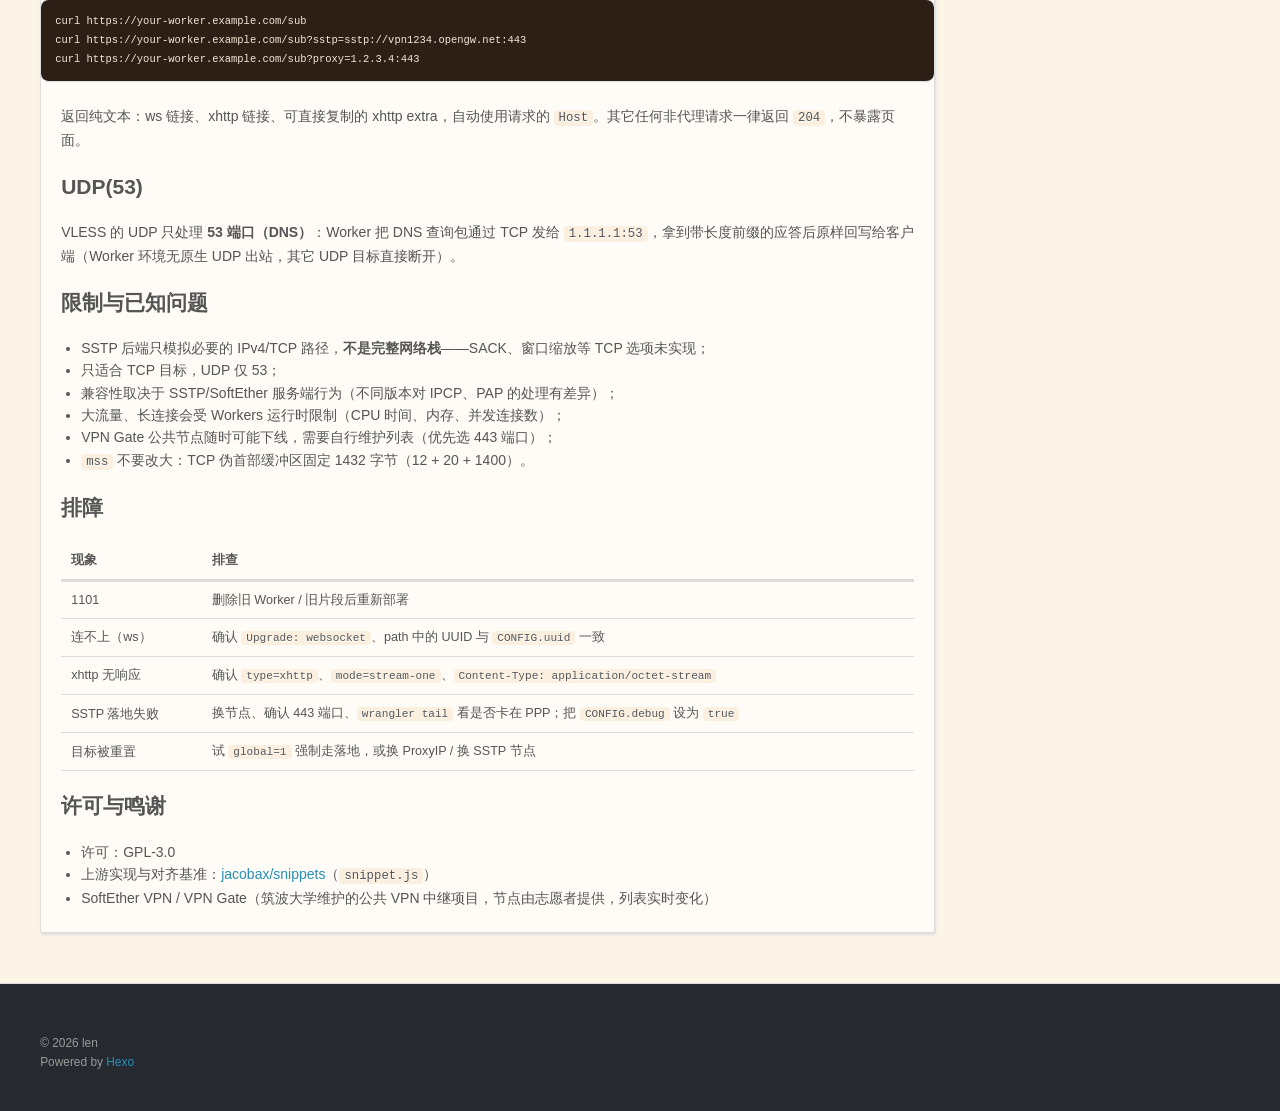
<file: projects/cf-vpngate/index.html>
<!DOCTYPE html>
<html lang="zh-CN">
<head>
  <meta charset="utf-8">
  <link rel="canonical" href="https://sdise.github.io/projects/cf-vpngate/">
  <meta name="robots" content="index,follow">
  <meta name="author" content="len">
  <meta name="keywords" content="cf-vpngate, VLESS, XHTTP, SSTP, PPP, ProxyIP, Cloudflare Workers, VPNGate">
  <meta name="viewport" content="width=device-width, initial-scale=1, shrink-to-fit=no">
  <title>cf-vpngate：VLESS 入站 + SSTP / ProxyIP 落地的 Cloudflare Worker | sdise 的博客</title>
  <meta name="description" content="前端 VLESS over WebSocket / XHTTP，后端可走 SSTP（VPN Gate 公共节点）、ProxyIP、socks5、http(s) 或 TXT 记录随机落地，Worker 内完成 PPP 协商与 IPv4/TCP 封装。">
  <meta property="og:type" content="article">
  <meta property="og:title" content="cf-vpngate：VLESS 入站 + SSTP / ProxyIP 落地的 Cloudflare Worker | sdise 的博客">
  <meta property="og:url" content="https://sdise.github.io/projects/cf-vpngate/">
  <meta property="og:site_name" content="sdise 的博客">
  <meta property="og:description" content="前端 VLESS over WebSocket / XHTTP，后端可走 SSTP（VPN Gate 公共节点）、ProxyIP、socks5、http(s) 或 TXT 记录随机落地，Worker 内完成 PPP 协商与 IPv4/TCP 封装。">
  <meta property="og:locale" content="zh_CN">
  <meta property="article:author" content="len">
  <meta name="twitter:card" content="summary">
  <link rel="alternate" href="/atom.xml" title="sdise 的博客" type="application/atom+xml">
  <link rel="shortcut icon" href="/favicon.svg">
  <link rel="stylesheet" href="/css/style.css">
  <link rel="stylesheet" href="/css/projects.css">
<script type="application/ld+json">
{
  "@context": "https://schema.org",
  "@graph": [
    {
      "@type": "SoftwareSourceCode",
      "name": "cf-vpngate",
      "description": "VLESS 入站 + SSTP / ProxyIP 落地的 Cloudflare Worker",
      "codeRepository": "https://github.com/sdise/cf-vpngate",
      "programmingLanguage": "JavaScript",
      "author": {
        "@type": "Person",
        "@id": "https://sdise.github.io/#person",
        "name": "len"
      },
      "url": "https://sdise.github.io/projects/cf-vpngate/"
    },
    {
      "@type": "BreadcrumbList",
      "itemListElement": [
        {
          "@type": "ListItem",
          "position": 1,
          "name": "首页",
          "item": "https://sdise.github.io/"
        },
        {
          "@type": "ListItem",
          "position": 2,
          "name": "开源项目",
          "item": "https://sdise.github.io/projects/"
        },
        {
          "@type": "ListItem",
          "position": 3,
          "name": "cf-vpngate",
          "item": "https://sdise.github.io/projects/cf-vpngate/"
        }
      ]
    }
  ]
}
</script>
  <!-- ===== 搜索引擎站点验证（占位，需替换 content） ===== -->
  <!-- Google Search Console: https://search.google.com/search-console 添加资源 sdise.github.io 后，
       复制“HTML 标记”里的 content 值替换下方占位 -->
  <meta name="google-site-verification" content="REPLACE_WITH_GOOGLE_VERIFICATION_CODE">
  <!-- Bing Webmaster Tools: https://www.bing.com/webmasters 添加站点后，
       复制“元标记”里的 content 值替换下方占位 -->
  <meta name="msvalidate.01" content="REPLACE_WITH_BING_VERIFICATION_CODE">
</head>

<body>
  <div id="container">
    <div id="wrap">
      <header id="header">
  <div id="header-outer" class="outer">
    <div id="header-inner" class="inner">
      <nav id="main-nav">
        <a id="main-nav-toggle" class="nav-icon"><span class="fa fa-bars"></span></a>
        <a class="main-nav-link" href="/">Home</a>
        <a class="main-nav-link" href="/archives">Archives</a>
        <a class="main-nav-link" href="/projects/">项目</a>
        <a class="main-nav-link" href="/speed.html">测速</a>
      </nav>
      <nav id="sub-nav">
        <a class="nav-icon" href="/atom.xml" title="RSS Feed"><span class="fa fa-rss"></span></a>
        <a class="nav-icon nav-search-btn" title="Suche"><span class="fa fa-search"></span></a>
      </nav>
      <div id="search-form-wrap">
        <form action="//google.com/search" method="get" accept-charset="UTF-8" class="search-form"><input type="search" name="q" class="search-form-input" placeholder="Suche"><button type="submit" class="search-form-submit">&#xF002;</button><input type="hidden" name="sitesearch" value="https://sdise.github.io"></form>
      </div>
    </div>
  </div>
</header>

      <div class="outer">
        <section id="main">
  <article class="article article-type-page">
    <div class="article-inner">
      <header class="article-header">
        <h1 class="article-title">cf-vpngate</h1>
        <p style="color:#888;margin:.4em 0 0;">前端 VLESS over WebSocket / XHTTP，后端 SSTP（VPN Gate）+ ProxyIP 落地</p>
      </header>
      <div class="article-entry">

        <p><strong>一句话概括</strong>：这不是普通的「WebSocket → connect() → 目标」字节转发。当后端走 SSTP 时，Worker 会在脚本里完成 <strong>SSTP 建链 → PPP（LCP / PAP / IPCP）协商 → 拿到虚拟 IPv4 → 手工封装 IPv4/TCP</strong>，再与目标通信。</p>

        <p>
          <a class="btn-link" href="https://github.com/sdise/cf-vpngate" target="_blank" rel="noopener">GitHub 仓库</a>
          <a class="btn-link ghost" href="https://github.com/jacobax/snippets" target="_blank" rel="noopener">上游 jacobax/snippets</a>
          <a class="btn-link ghost" href="/projects/">← 返回项目列表</a>
        </p>

        <div class="tag-row">
          <span class="tag">VLESS</span>
          <span class="tag">WebSocket</span>
          <span class="tag">XHTTP</span>
          <span class="tag">SSTP / PPP</span>
          <span class="tag">ProxyIP</span>
          <span class="tag amber">协议研究 · 学习性质</span>
        </div>

        <div class="callout">
          <p>这是<strong>协议研究与学习性质</strong>的代码，不是稳定可用的 VPN 客户端，不做任何可用性承诺。请遵守所在地法律法规与 Cloudflare 服务条款，仅用于协议学习与合法的网络访问。</p>
        </div>

        <h2 id="架构"><a href="#架构" class="headerlink" title="架构"></a>架构</h2>
        <pre><code>客户端 (v2rayN / Xray / sing-box ...)
   │  VLESS over WebSocket  或  VLESS over XHTTP
   ▼
Cloudflare Worker  ── 本仓库
   │
   ├─ 直连（默认优先）：connect(目标)
   │
   └─ 落地（proxyip / SSTP / socks5 / http(s)）：
        ├─ ProxyIP         → connect(proxyip:443)，由它按 SNI 反代到目标
        ├─ SSTP            → SSTP over TLS → PPP → 虚拟 IPv4 → 手工 TCP → 目标
        ├─ socks5 / http(s) → CONNECT 目标
        └─ 域名!txt         → 取 TXT 记录里的任意一种地址，随机选一个
   ▼
目标网站 / 目标服务器</code></pre>

        <p>SSTP 后端的完整链路：</p>
        <pre><code>VLESS over WS/XHTTP
  → Cloudflare Worker
  → SSTP over TLS (SSTP_DUPLEX_POST)
  → PPP：LCP → PAP → IPCP
  → PPP 分配的虚拟 IPv4
  → 手工 IPv4 + TCP 封包（SYN / ACK / PSH / FIN、序号、窗口、校验和）
  → 目标 TCP 服务</code></pre>

        <h2 id="这次重构做了什么"><a href="#这次重构做了什么" class="headerlink" title="这次重构做了什么"></a>这次重构做了什么</h2>
        <table>
          <thead><tr><th>项目</th><th>旧版 CF-SoftEther</th><th>重构后 cf-vpngate</th></tr></thead>
          <tbody>
            <tr><td>入站</td><td>仅 VLESS over WebSocket</td><td>WS + XHTTP（含 Early Data）</td></tr>
            <tr><td>后端</td><td>仅 SSTP（path 里写死 <code>sstp://</code>）</td><td>SSTP + ProxyIP + !txt + socks5 + http(s) 统一调度</td></tr>
            <tr><td>DNS</td><td>每次请求都打 DoH</td><td>DoH 结果缓存 3 分钟 + 同域名并发去重</td></tr>
            <tr><td>上行</td><td>逐条 <code>write</code></td><td>分片入队 + 出队合并，队列 8MB 上限，带反压</td></tr>
            <tr><td>下行</td><td>逐块 <code>ws.send</code></td><td>攒包到 64KB + <code>bufferedAmount</code> 背压感知 + <code>scheduler.wait</code> 让出</td></tr>
            <tr><td>读取方式</td><td>默认 reader</td><td>优先 BYOB（零拷贝）读</td></tr>
            <tr><td>半关闭</td><td>无</td><td><code>allowHalfOpen</code>，正确收发 FIN</td></tr>
            <tr><td>UDP</td><td>不支持</td><td>53 端口（DNS）转成 TCP 上的 DNS 查询再回写</td></tr>
            <tr><td>代码结构</td><td>一个函数流、缩写变量</td><td>14 个分区、命名函数、<code>CONFIG</code> 集中配置、异常统一收口</td></tr>
            <tr><td>部署形态</td><td>只能当 Worker</td><td>Worker（wrangler）与 Snippets（粘贴）都能用</td></tr>
          </tbody>
        </table>
        <p>冲突处理原则：<strong>凡是与上游 <code>snippet.js</code> 行为不一致的地方，以上游为准</strong>（握手超时、early data 来源、<code>!txt</code> 处理顺序、xhttp 响应头、UDP/53 方案等）。</p>

        <h2 id="部署"><a href="#部署" class="headerlink" title="部署"></a>部署</h2>
        <pre><code># 方式一：Wrangler（推荐，可保留 wrangler.toml）
npm i
npx wrangler login
npm run deploy          # 等价于 wrangler deploy

# 方式二：Dashboard 新建 Worker
新建 Worker → 快速编辑 → 粘贴 worker.js 全文 → 保存并部署 → 绑定自定义域

# 方式三：Cloudflare Snippets
规则 → Snippets → 新建 → 粘贴 worker.js 全文 → 部署</code></pre>
        <p>Snippets 没有环境变量，改 UUID 直接在文件顶部改 <code>CONFIG.uuid</code>，或写全局变量 <code>UUID = "..."</code>。若出现 1101，删掉旧片段 / 旧 Worker 后重新部署。</p>

        <h2 id="路径与参数"><a href="#路径与参数" class="headerlink" title="路径与参数"></a>路径与参数</h2>
        <pre><code>/fdip=&lt;落地地址&gt;?ed=2560[&amp;global=1][&amp;auto=1]</code></pre>
        <ul>
          <li><code>fdip</code>：键名可任意（<code>proxy</code>、<code>p</code>、<code>1234</code> 都行），值就是落地地址；</li>
          <li><code>ed=2560</code>：Early Data，客户端侧参数，<strong>放最后</strong>；</li>
          <li><code>global=1</code>：强制走落地（默认先尝试直连，失败再回落）；</li>
          <li><code>auto=1</code> / <code>auto=2</code>：自适应 proxyip。</li>
        </ul>

        <table>
          <thead><tr><th>写法</th><th>含义</th></tr></thead>
          <tbody>
            <tr><td><code>1.2.3.4:443</code>、<code>[2001:db8::1]:443</code></td><td>ProxyIP 直连</td></tr>
            <tr><td><code>proxy.example.com</code></td><td>ProxyIP 直连（默认 443）</td></tr>
            <tr><td><code>sub.example.com!txt</code></td><td>取该域名 TXT 记录里的一条地址（逗号 / 换行分隔，随机选）</td></tr>
            <tr><td><code>sstp://host:443</code></td><td>SSTP（VPN Gate / SoftEther），默认 <code>vpn:vpn</code></td></tr>
            <tr><td><code>sstp://user:pass@host:443</code></td><td>自定义 PAP 认证的 SSTP</td></tr>
            <tr><td><code>socks5://host:1080</code></td><td>SOCKS5 落地</td></tr>
            <tr><td><code>http://host:8080</code>、<code>https://host:443</code></td><td>HTTP CONNECT 落地</td></tr>
          </tbody>
        </table>

        <h2 id="配置"><a href="#配置" class="headerlink" title="配置"></a>配置</h2>
        <p>所有可调项集中在 <code>worker.js</code> 顶部的 <code>CONFIG</code>：</p>
        <table>
          <thead><tr><th>字段</th><th>默认值</th><th>说明</th></tr></thead>
          <tbody>
            <tr><td><code>uuid</code></td><td><code>495c7195-…</code></td><td>VLESS UUID，可用 Worker 变量 <code>UUID</code> 覆盖</td></tr>
            <tr><td><code>proxyip</code></td><td><code>proxyip.example.com!txt</code></td><td>默认落地</td></tr>
            <tr><td><code>autoDomain</code></td><td><code>proxy.zjcloud.us.ci</code></td><td><code>auto=1/2</code> 时的自适应域名模板</td></tr>
            <tr><td><code>race</code></td><td><code>1</code></td><td>直连并发拨号数，&gt;1 时取最快的一条并关掉其余</td></tr>
            <tr><td><code>chunk</code></td><td><code>65536</code></td><td>socket → WebSocket 读块大小</td></tr>
            <tr><td><code>dnPack / dnTail / dnMs</code></td><td><code>65536 / 2048 / 2</code></td><td>下行攒包上限、剩余阈值、延迟冲刷毫秒</td></tr>
            <tr><td><code>upPack</code></td><td><code>65536</code></td><td>上行入队分片大小</td></tr>
            <tr><td><code>maxED</code></td><td><code>8192</code></td><td>Early Data 最大长度</td></tr>
            <tr><td><code>mss</code></td><td><code>1400</code></td><td>SSTP 隧道内 TCP 分片（<strong>不要超过 1400</strong>）</td></tr>
            <tr><td><code>sstpUser / sstpPass</code></td><td><code>vpn / vpn</code></td><td>PPP 的 PAP 认证</td></tr>
            <tr><td><code>dnsServer / dnsPort</code></td><td><code>1.1.1.1 / 53</code></td><td>UDP(53) 转发的 TCP DNS 服务器</td></tr>
            <tr><td><code>debug</code></td><td><code>false</code></td><td>打开后输出 <code>[cf-vpngate]</code> 前缀日志，配合 <code>wrangler tail</code></td></tr>
          </tbody>
        </table>

        <h2 id="自助节点页-sub"><a href="#自助节点页-sub" class="headerlink" title="自助节点页 /sub"></a>自助节点页 /sub</h2>
        <pre><code>curl https://your-worker.example.com/sub
curl https://your-worker.example.com/sub?sstp=sstp://vpn1234.opengw.net:443
curl https://your-worker.example.com/sub?proxy=1.2.3.4:443</code></pre>
        <p>返回纯文本：ws 链接、xhttp 链接、可直接复制的 xhttp extra，自动使用请求的 <code>Host</code>。其它任何非代理请求一律返回 <code>204</code>，不暴露页面。</p>

        <h2 id="UDP-53"><a href="#UDP-53" class="headerlink" title="UDP(53)"></a>UDP(53)</h2>
        <p>VLESS 的 UDP 只处理 <strong>53 端口（DNS）</strong>：Worker 把 DNS 查询包通过 TCP 发给 <code>1.1.1.1:53</code>，拿到带长度前缀的应答后原样回写给客户端（Worker 环境无原生 UDP 出站，其它 UDP 目标直接断开）。</p>

        <h2 id="限制与已知问题"><a href="#限制与已知问题" class="headerlink" title="限制与已知问题"></a>限制与已知问题</h2>
        <ul>
          <li>SSTP 后端只模拟必要的 IPv4/TCP 路径，<strong>不是完整网络栈</strong>——SACK、窗口缩放等 TCP 选项未实现；</li>
          <li>只适合 TCP 目标，UDP 仅 53；</li>
          <li>兼容性取决于 SSTP/SoftEther 服务端行为（不同版本对 IPCP、PAP 的处理有差异）；</li>
          <li>大流量、长连接会受 Workers 运行时限制（CPU 时间、内存、并发连接数）；</li>
          <li>VPN Gate 公共节点随时可能下线，需要自行维护列表（优先选 443 端口）；</li>
          <li><code>mss</code> 不要改大：TCP 伪首部缓冲区固定 1432 字节（12 + 20 + 1400）。</li>
        </ul>

        <h2 id="排障"><a href="#排障" class="headerlink" title="排障"></a>排障</h2>
        <table>
          <thead><tr><th>现象</th><th>排查</th></tr></thead>
          <tbody>
            <tr><td>1101</td><td>删除旧 Worker / 旧片段后重新部署</td></tr>
            <tr><td>连不上（ws）</td><td>确认 <code>Upgrade: websocket</code>、path 中的 UUID 与 <code>CONFIG.uuid</code> 一致</td></tr>
            <tr><td>xhttp 无响应</td><td>确认 <code>type=xhttp</code>、<code>mode=stream-one</code>、<code>Content-Type: application/octet-stream</code></td></tr>
            <tr><td>SSTP 落地失败</td><td>换节点、确认 443 端口、<code>wrangler tail</code> 看是否卡在 PPP；把 <code>CONFIG.debug</code> 设为 <code>true</code></td></tr>
            <tr><td>目标被重置</td><td>试 <code>global=1</code> 强制走落地，或换 ProxyIP / 换 SSTP 节点</td></tr>
          </tbody>
        </table>

        <h2 id="许可与鸣谢"><a href="#许可与鸣谢" class="headerlink" title="许可与鸣谢"></a>许可与鸣谢</h2>
        <ul>
          <li>许可：GPL-3.0</li>
          <li>上游实现与对齐基准：<a href="https://github.com/jacobax/snippets" target="_blank" rel="noopener">jacobax/snippets</a>（<code>snippet.js</code>）</li>
          <li>SoftEther VPN / VPN Gate（筑波大学维护的公共 VPN 中继项目，节点由志愿者提供，列表实时变化）</li>
        </ul>
      </div>
    </div>
  </article>
</section>

        <aside id="sidebar">
  <div class="widget-wrap">
    <h3 class="widget-title">项目</h3>
    <div class="widget">
      <ul>
        <li><a href="/projects/cf-b2-worker/">cf-b2-worker</a></li>
        <li><a href="/projects/cf-vpngate/">cf-vpngate</a></li>
        <li><a href="/projects/vpngate/">vpngate</a></li>
      </ul>
    </div>
  </div>

  <div class="widget-wrap">
    <h3 class="widget-title">工具</h3>
    <div class="widget">
      <ul>
        <li><a href="/speed.html">网络测速仪</a></li>
      </ul>
    </div>
  </div>

  <div class="widget-wrap">
    <h3 class="widget-title">Archiv</h3>
    <div class="widget">
      <ul class="archive-list"><li class="archive-list-item"><a class="archive-list-link" href="/archives/2024/12/">十二月 2024</a></li></ul>
    </div>
  </div>
</aside>

      </div>
      <footer id="footer">
  <div class="outer">
    <div id="footer-info" class="inner">
      &copy; 2026 len<br>
      Powered by <a href="https://hexo.io/" target="_blank">Hexo</a>
    </div>
  </div>
</footer>

    </div>
    <nav id="mobile-nav">
  <a href="/" class="mobile-nav-link">Home</a>
  <a href="/archives" class="mobile-nav-link">Archives</a>
  <a href="/projects/" class="mobile-nav-link">项目</a>
  <a href="/speed.html" class="mobile-nav-link">测速</a>
</nav>

<script src="/js/jquery-3.6.4.min.js"></script>
<script src="/js/script.js"></script>

  </div>
</body>
</html>
</file>
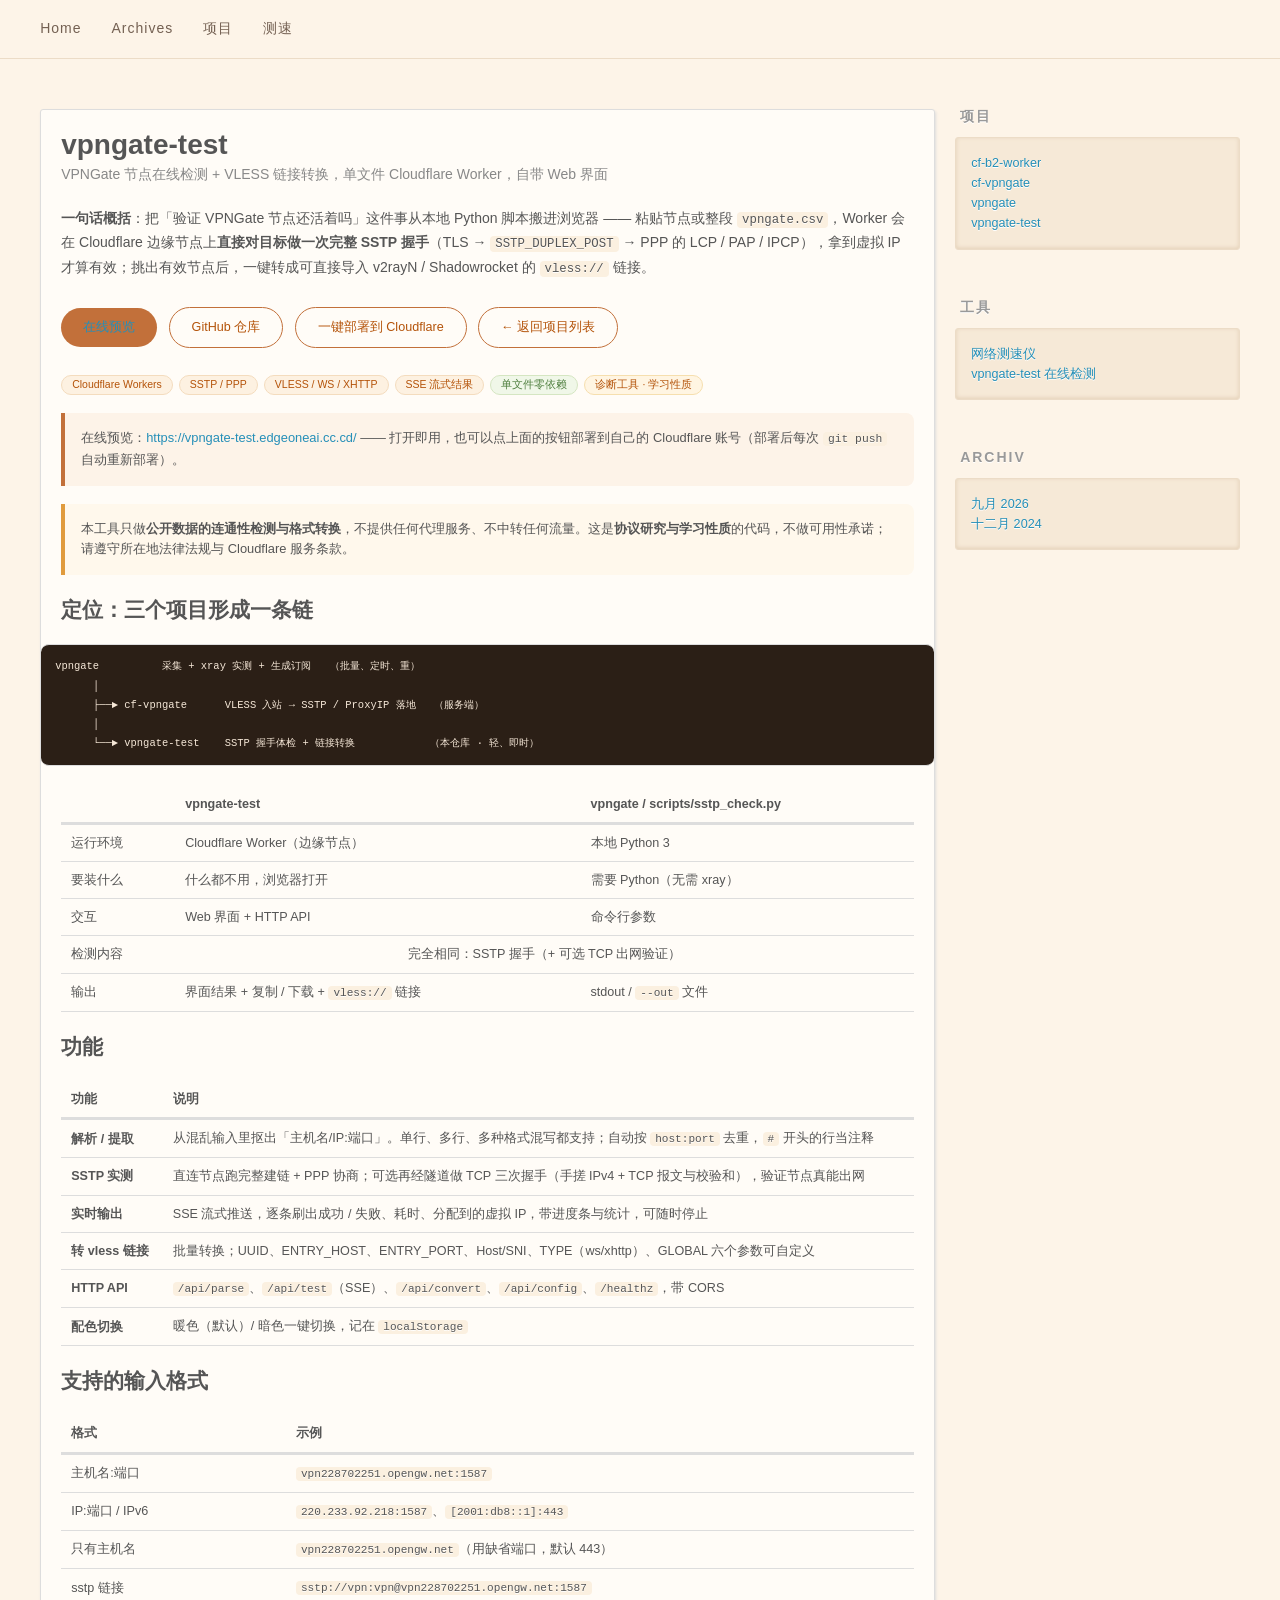
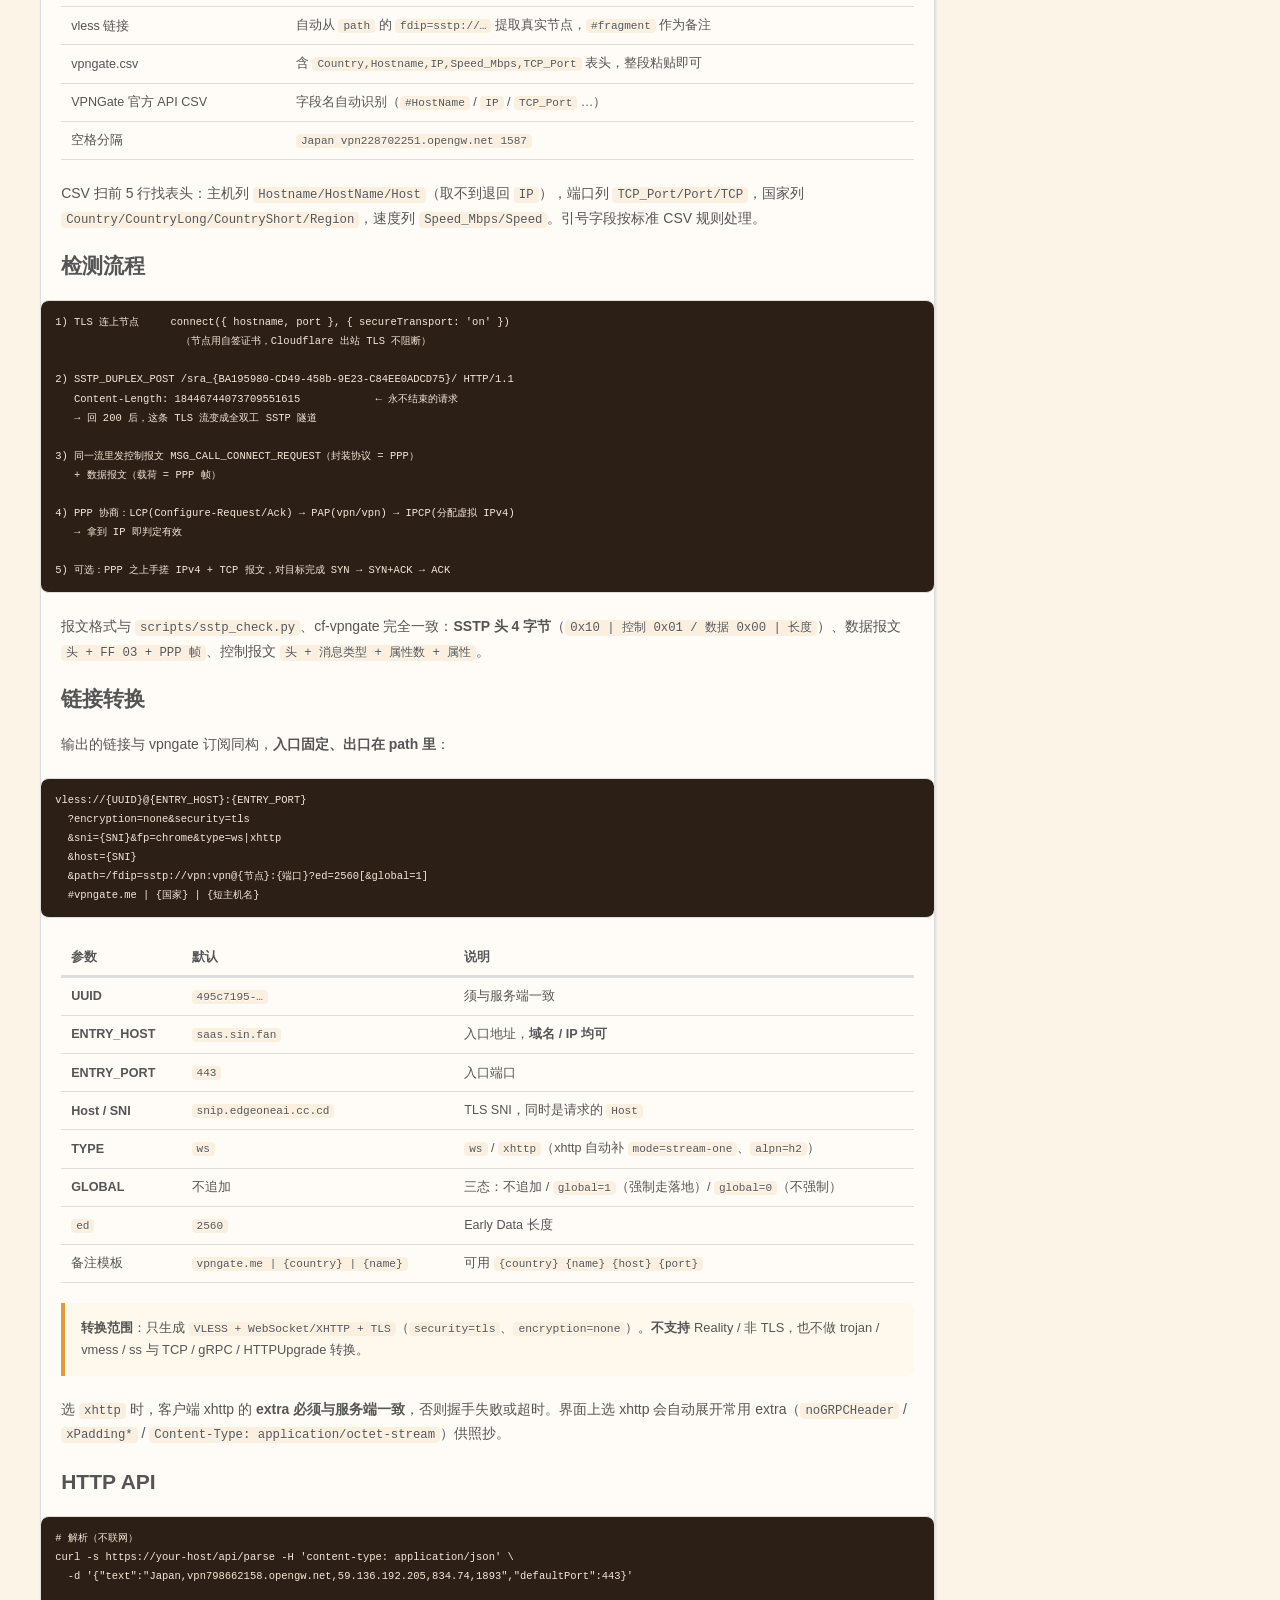
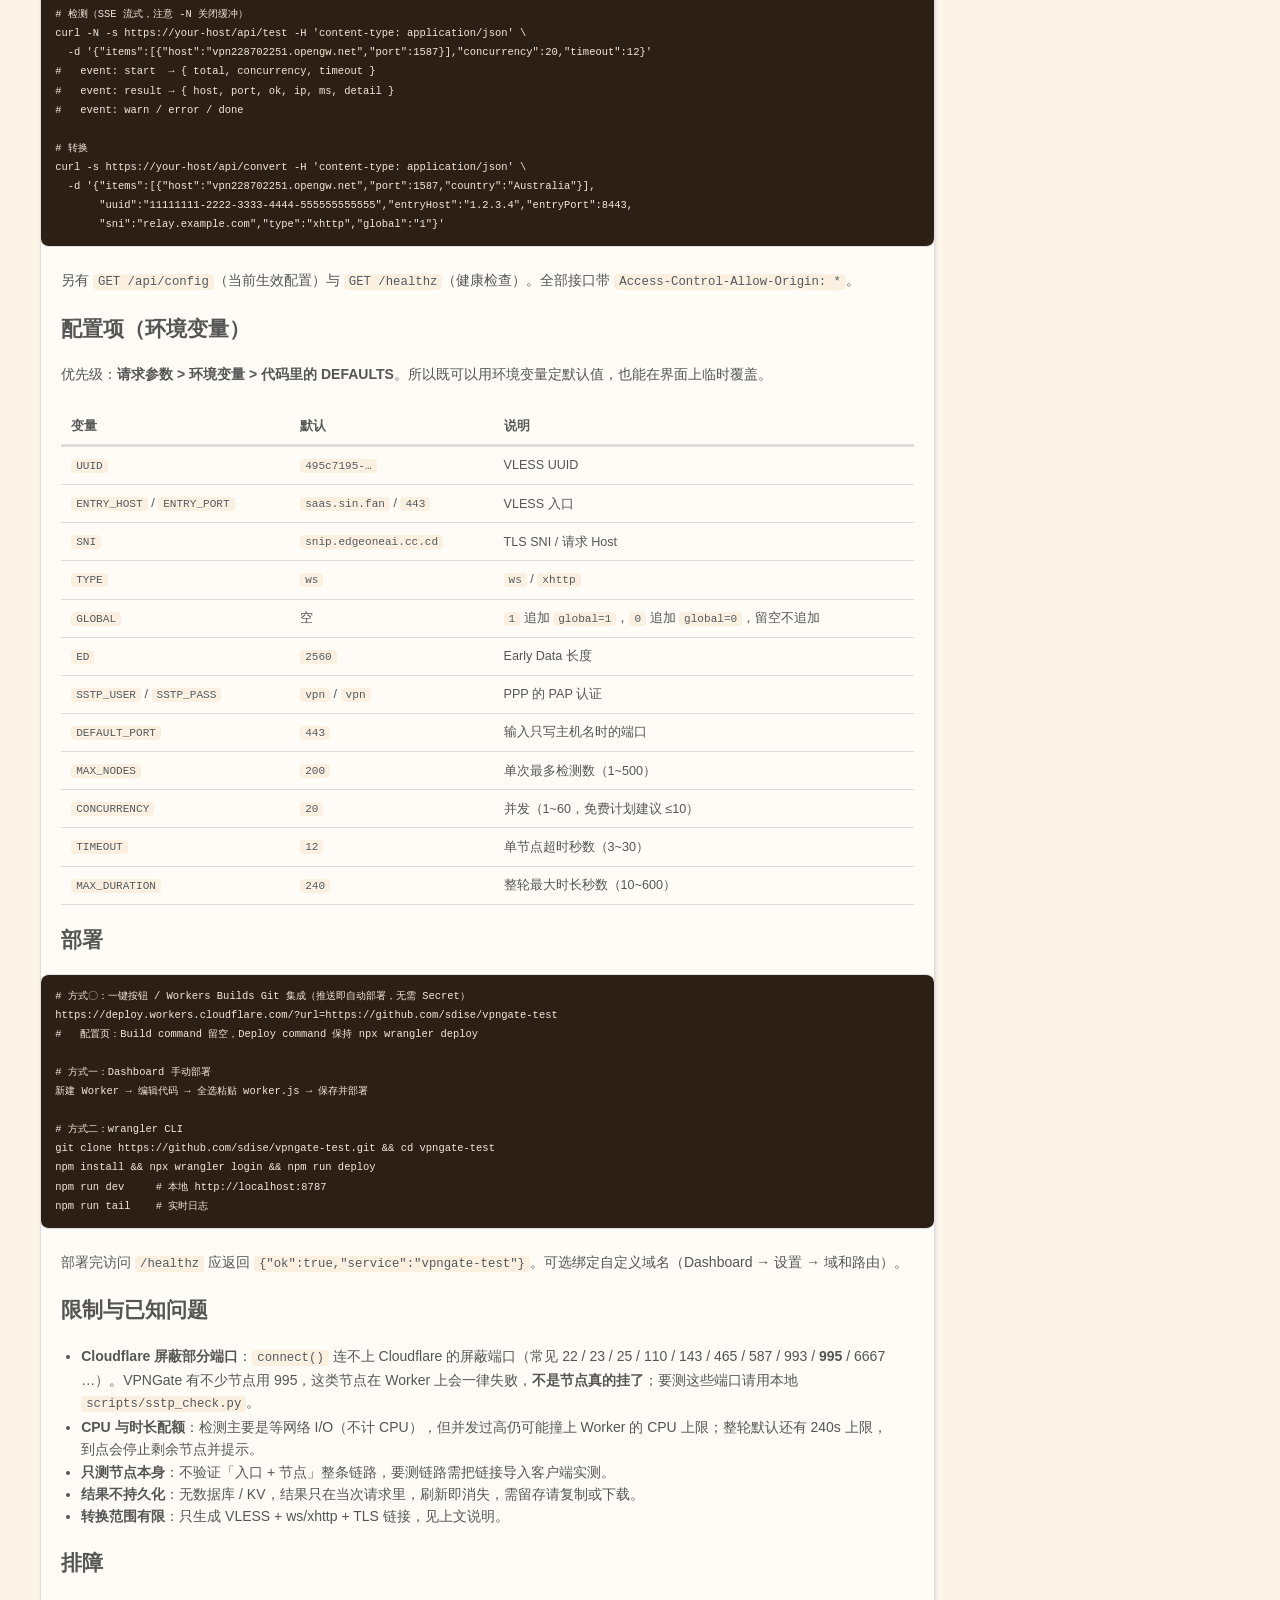
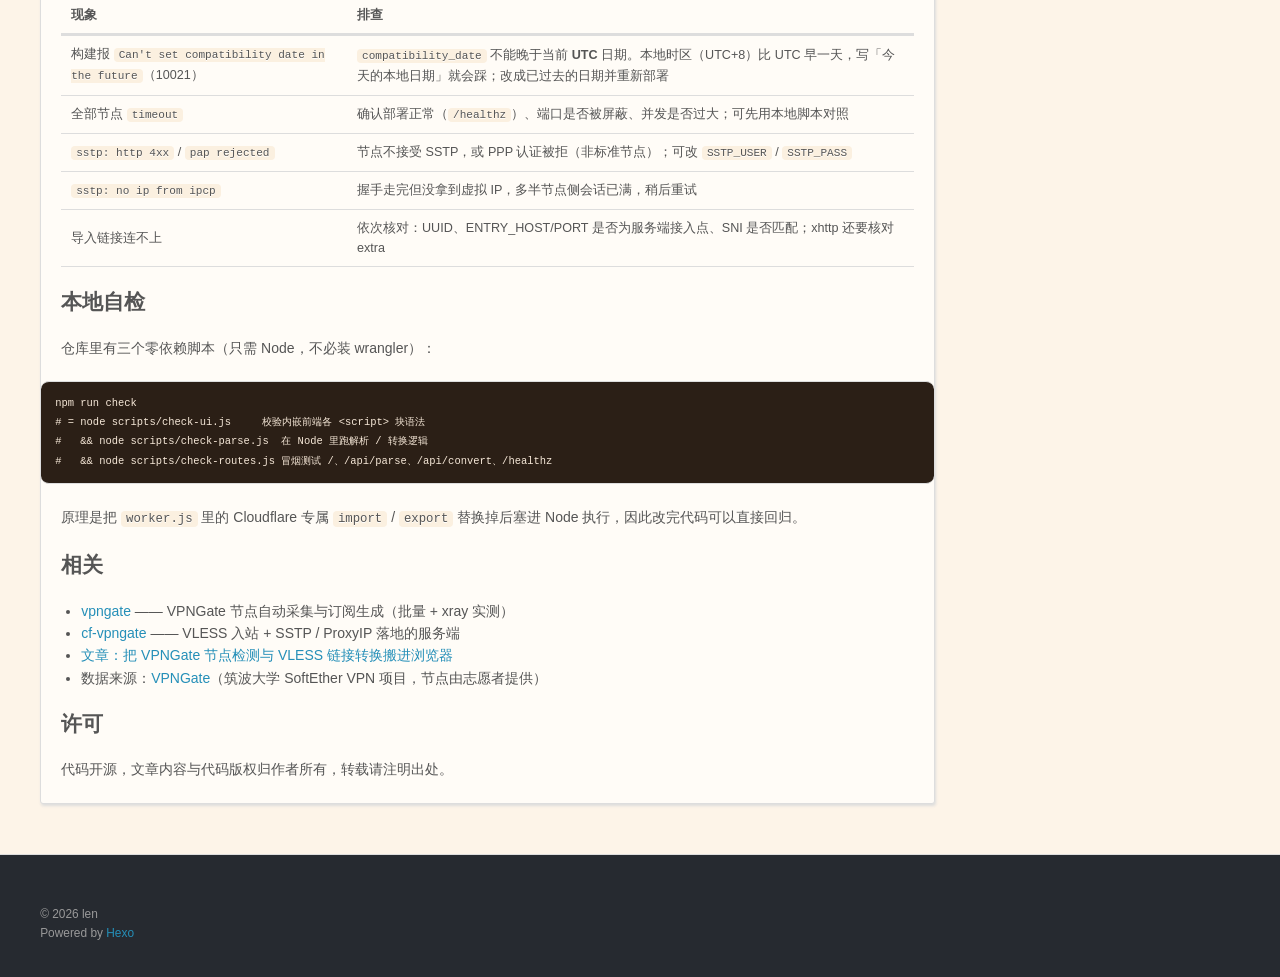
<file: projects/vpngate-test/index.html>
<!DOCTYPE html>
<html lang="zh-CN">
<head>
  <meta charset="utf-8">
  <link rel="canonical" href="https://sdise.github.io/projects/vpngate-test/">
  <meta name="robots" content="index,follow">
  <meta name="author" content="len">
  <meta name="keywords" content="vpngate-test, VPNGate, SSTP, PPP, VLESS, XHTTP, Cloudflare Workers, 节点检测, 链接转换, 在线工具">
  <meta name="viewport" content="width=device-width, initial-scale=1, shrink-to-fit=no">
  <title>vpngate-test：VPNGate 节点在线检测 + VLESS 链接转换 | sdise 的博客</title>
  <meta name="description" content="单文件 Cloudflare Worker：粘贴节点或 vpngate.csv，在边缘节点直连做 SSTP 握手（LCP / PAP / IPCP）挑出有效节点，再一键转成 vless:// 链接，支持自定义 UUID、ENTRY_HOST、ENTRY_PORT、Host/SNI、ws/xhttp 与 global 三态。">
  <meta property="og:type" content="article">
  <meta property="og:title" content="vpngate-test：VPNGate 节点在线检测 + VLESS 链接转换 | sdise 的博客">
  <meta property="og:url" content="https://sdise.github.io/projects/vpngate-test/">
  <meta property="og:site_name" content="sdise 的博客">
  <meta property="og:description" content="粘贴节点或 vpngate.csv，在 Cloudflare 边缘节点直连做 SSTP 握手挑出有效节点，再一键转成 vless:// 链接。单文件、零依赖、自带 Web 界面。">
  <meta property="og:locale" content="zh_CN">
  <meta property="article:author" content="len">
  <meta name="twitter:card" content="summary">
  <link rel="alternate" href="/atom.xml" title="sdise 的博客" type="application/atom+xml">
  <link rel="shortcut icon" href="/favicon.svg">
  <link rel="stylesheet" href="/css/style.css">
  <link rel="stylesheet" href="/css/projects.css">
<script type="application/ld+json">
{
  "@context": "https://schema.org",
  "@graph": [
    {
      "@type": "SoftwareApplication",
      "name": "vpngate-test",
      "description": "VPNGate 节点在线检测 + VLESS 链接转换，单文件 Cloudflare Worker，自带 Web 界面",
      "applicationCategory": "DeveloperApplication",
      "operatingSystem": "Web",
      "url": "https://vpngate-test.edgeoneai.cc.cd/",
      "codeRepository": "https://github.com/sdise/vpngate-test",
      "programmingLanguage": "JavaScript",
      "author": {
        "@type": "Person",
        "@id": "https://sdise.github.io/#person",
        "name": "len"
      }
    },
    {
      "@type": "BreadcrumbList",
      "itemListElement": [
        {
          "@type": "ListItem",
          "position": 1,
          "name": "首页",
          "item": "https://sdise.github.io/"
        },
        {
          "@type": "ListItem",
          "position": 2,
          "name": "开源项目",
          "item": "https://sdise.github.io/projects/"
        },
        {
          "@type": "ListItem",
          "position": 3,
          "name": "vpngate-test",
          "item": "https://sdise.github.io/projects/vpngate-test/"
        }
      ]
    }
  ]
}
</script>
  <!-- ===== 搜索引擎站点验证（占位，需替换 content） ===== -->
  <!-- Google Search Console: https://search.google.com/search-console 添加资源 sdise.github.io 后，
       复制“HTML 标记”里的 content 值替换下方占位 -->
  <meta name="google-site-verification" content="REPLACE_WITH_GOOGLE_VERIFICATION_CODE">
  <!-- Bing Webmaster Tools: https://www.bing.com/webmasters 添加站点后，
       复制“元标记”里的 content 值替换下方占位 -->
  <meta name="msvalidate.01" content="REPLACE_WITH_BING_VERIFICATION_CODE">
</head>

<body>
  <div id="container">
    <div id="wrap">
      <header id="header">
  <div id="header-outer" class="outer">
    <div id="header-inner" class="inner">
      <nav id="main-nav">
        <a id="main-nav-toggle" class="nav-icon"><span class="fa fa-bars"></span></a>
        <a class="main-nav-link" href="/">Home</a>
        <a class="main-nav-link" href="/archives">Archives</a>
        <a class="main-nav-link" href="/projects/">项目</a>
        <a class="main-nav-link" href="/speed.html">测速</a>
      </nav>
      <nav id="sub-nav">
        <a class="nav-icon" href="/atom.xml" title="RSS Feed"><span class="fa fa-rss"></span></a>
        <a class="nav-icon nav-search-btn" title="Suche"><span class="fa fa-search"></span></a>
      </nav>
      <div id="search-form-wrap">
        <form action="//google.com/search" method="get" accept-charset="UTF-8" class="search-form"><input type="search" name="q" class="search-form-input" placeholder="Suche"><button type="submit" class="search-form-submit">&#xF002;</button><input type="hidden" name="sitesearch" value="https://sdise.github.io"></form>
      </div>
    </div>
  </div>
</header>

      <div class="outer">
        <section id="main">
  <article class="article article-type-page">
    <div class="article-inner">
      <header class="article-header">
        <h1 class="article-title">vpngate-test</h1>
        <p style="color:#888;margin:.4em 0 0;">VPNGate 节点在线检测 + VLESS 链接转换，单文件 Cloudflare Worker，自带 Web 界面</p>
      </header>
      <div class="article-entry">

        <p><strong>一句话概括</strong>：把「验证 VPNGate 节点还活着吗」这件事从本地 Python 脚本搬进浏览器 —— 粘贴节点或整段 <code>vpngate.csv</code>，Worker 会在 Cloudflare 边缘节点上<strong>直接对目标做一次完整 SSTP 握手</strong>（TLS → <code>SSTP_DUPLEX_POST</code> → PPP 的 LCP / PAP / IPCP），拿到虚拟 IP 才算有效；挑出有效节点后，一键转成可直接导入 v2rayN / Shadowrocket 的 <code>vless://</code> 链接。</p>

        <p>
          <a class="btn-link" href="https://vpngate-test.edgeoneai.cc.cd/" target="_blank" rel="noopener">在线预览</a>
          <a class="btn-link ghost" href="https://github.com/sdise/vpngate-test" target="_blank" rel="noopener">GitHub 仓库</a>
          <a class="btn-link ghost" href="https://deploy.workers.cloudflare.com/?url=https://github.com/sdise/vpngate-test" target="_blank" rel="noopener">一键部署到 Cloudflare</a>
          <a class="btn-link ghost" href="/projects/">← 返回项目列表</a>
        </p>

        <div class="tag-row">
          <span class="tag">Cloudflare Workers</span>
          <span class="tag">SSTP / PPP</span>
          <span class="tag">VLESS / WS / XHTTP</span>
          <span class="tag">SSE 流式结果</span>
          <span class="tag green">单文件零依赖</span>
          <span class="tag amber">诊断工具 · 学习性质</span>
        </div>

        <div class="callout info">
          <p>在线预览：<a href="https://vpngate-test.edgeoneai.cc.cd/" target="_blank" rel="noopener">https://vpngate-test.edgeoneai.cc.cd/</a> —— 打开即用，也可以点上面的按钮部署到自己的 Cloudflare 账号（部署后每次 <code>git push</code> 自动重新部署）。</p>
        </div>

        <div class="callout">
          <p>本工具只做<strong>公开数据的连通性检测与格式转换</strong>，不提供任何代理服务、不中转任何流量。这是<strong>协议研究与学习性质</strong>的代码，不做可用性承诺；请遵守所在地法律法规与 Cloudflare 服务条款。</p>
        </div>

        <h2 id="定位"><a href="#定位" class="headerlink" title="定位"></a>定位：三个项目形成一条链</h2>
        <pre><code>vpngate          采集 + xray 实测 + 生成订阅   （批量、定时、重）
      │
      ├──► cf-vpngate      VLESS 入站 → SSTP / ProxyIP 落地   （服务端）
      │
      └──► vpngate-test    SSTP 握手体检 + 链接转换            （本仓库 · 轻、即时）</code></pre>

        <table>
          <thead><tr><th></th><th>vpngate-test</th><th>vpngate / scripts/sstp_check.py</th></tr></thead>
          <tbody>
            <tr><td>运行环境</td><td>Cloudflare Worker（边缘节点）</td><td>本地 Python 3</td></tr>
            <tr><td>要装什么</td><td>什么都不用，浏览器打开</td><td>需要 Python（无需 xray）</td></tr>
            <tr><td>交互</td><td>Web 界面 + HTTP API</td><td>命令行参数</td></tr>
            <tr><td>检测内容</td><td colspan="2" style="text-align:center;">完全相同：SSTP 握手（+ 可选 TCP 出网验证）</td></tr>
            <tr><td>输出</td><td>界面结果 + 复制 / 下载 + <code>vless://</code> 链接</td><td>stdout / <code>--out</code> 文件</td></tr>
          </tbody>
        </table>

        <h2 id="功能"><a href="#功能" class="headerlink" title="功能"></a>功能</h2>
        <table>
          <thead><tr><th>功能</th><th>说明</th></tr></thead>
          <tbody>
            <tr><td><strong>解析 / 提取</strong></td><td>从混乱输入里抠出「主机名/IP:端口」。单行、多行、多种格式混写都支持；自动按 <code>host:port</code> 去重，<code>#</code> 开头的行当注释</td></tr>
            <tr><td><strong>SSTP 实测</strong></td><td>直连节点跑完整建链 + PPP 协商；可选再经隧道做 TCP 三次握手（手搓 IPv4 + TCP 报文与校验和），验证节点真能出网</td></tr>
            <tr><td><strong>实时输出</strong></td><td>SSE 流式推送，逐条刷出成功 / 失败、耗时、分配到的虚拟 IP，带进度条与统计，可随时停止</td></tr>
            <tr><td><strong>转 vless 链接</strong></td><td>批量转换；UUID、ENTRY_HOST、ENTRY_PORT、Host/SNI、TYPE（ws/xhttp）、GLOBAL 六个参数可自定义</td></tr>
            <tr><td><strong>HTTP API</strong></td><td><code>/api/parse</code>、<code>/api/test</code>（SSE）、<code>/api/convert</code>、<code>/api/config</code>、<code>/healthz</code>，带 CORS</td></tr>
            <tr><td><strong>配色切换</strong></td><td>暖色（默认）/ 暗色一键切换，记在 <code>localStorage</code></td></tr>
          </tbody>
        </table>

        <h2 id="支持的输入格式"><a href="#支持的输入格式" class="headerlink" title="支持的输入格式"></a>支持的输入格式</h2>
        <table>
          <thead><tr><th>格式</th><th>示例</th></tr></thead>
          <tbody>
            <tr><td>主机名:端口</td><td><code>vpn228702251.opengw.net:1587</code></td></tr>
            <tr><td>IP:端口 / IPv6</td><td><code>220.233.92.218:1587</code>、<code>[2001:db8::1]:443</code></td></tr>
            <tr><td>只有主机名</td><td><code>vpn228702251.opengw.net</code>（用缺省端口，默认 443）</td></tr>
            <tr><td>sstp 链接</td><td><code>sstp://vpn:vpn@vpn228702251.opengw.net:1587</code></td></tr>
            <tr><td>vless 链接</td><td>自动从 <code>path</code> 的 <code>fdip=sstp://…</code> 提取真实节点，<code>#fragment</code> 作为备注</td></tr>
            <tr><td>vpngate.csv</td><td>含 <code>Country,Hostname,IP,Speed_Mbps,TCP_Port</code> 表头，整段粘贴即可</td></tr>
            <tr><td>VPNGate 官方 API CSV</td><td>字段名自动识别（<code>#HostName</code> / <code>IP</code> / <code>TCP_Port</code> …）</td></tr>
            <tr><td>空格分隔</td><td><code>Japan vpn228702251.opengw.net 1587</code></td></tr>
          </tbody>
        </table>
        <p>CSV 扫前 5 行找表头：主机列 <code>Hostname/HostName/Host</code>（取不到退回 <code>IP</code>），端口列 <code>TCP_Port/Port/TCP</code>，国家列 <code>Country/CountryLong/CountryShort/Region</code>，速度列 <code>Speed_Mbps/Speed</code>。引号字段按标准 CSV 规则处理。</p>

        <h2 id="检测流程"><a href="#检测流程" class="headerlink" title="检测流程"></a>检测流程</h2>
        <pre><code>1) TLS 连上节点     connect({ hostname, port }, { secureTransport: 'on' })
                    （节点用自签证书，Cloudflare 出站 TLS 不阻断）

2) SSTP_DUPLEX_POST /sra_{BA195980-CD49-458b-9E23-C84EE0ADCD75}/ HTTP/1.1
   Content-Length: 18446744073709551615            ← 永不结束的请求
   → 回 200 后，这条 TLS 流变成全双工 SSTP 隧道

3) 同一流里发控制报文 MSG_CALL_CONNECT_REQUEST（封装协议 = PPP）
   + 数据报文（载荷 = PPP 帧）

4) PPP 协商：LCP(Configure-Request/Ack) → PAP(vpn/vpn) → IPCP(分配虚拟 IPv4)
   → 拿到 IP 即判定有效

5) 可选：PPP 之上手搓 IPv4 + TCP 报文，对目标完成 SYN → SYN+ACK → ACK</code></pre>
        <p>报文格式与 <code>scripts/sstp_check.py</code>、cf-vpngate 完全一致：<strong>SSTP 头 4 字节</strong>（<code>0x10 | 控制 0x01 / 数据 0x00 | 长度</code>）、数据报文 <code>头 + FF 03 + PPP 帧</code>、控制报文 <code>头 + 消息类型 + 属性数 + 属性</code>。</p>

        <h2 id="链接转换"><a href="#链接转换" class="headerlink" title="链接转换"></a>链接转换</h2>
        <p>输出的链接与 vpngate 订阅同构，<strong>入口固定、出口在 path 里</strong>：</p>
        <pre><code>vless://{UUID}@{ENTRY_HOST}:{ENTRY_PORT}
  ?encryption=none&amp;security=tls
  &amp;sni={SNI}&amp;fp=chrome&amp;type=ws|xhttp
  &amp;host={SNI}
  &amp;path=/fdip=sstp://vpn:vpn@{节点}:{端口}?ed=2560[&amp;global=1]
  #vpngate.me | {国家} | {短主机名}</code></pre>

        <table>
          <thead><tr><th>参数</th><th>默认</th><th>说明</th></tr></thead>
          <tbody>
            <tr><td><strong>UUID</strong></td><td><code>495c7195-…</code></td><td>须与服务端一致</td></tr>
            <tr><td><strong>ENTRY_HOST</strong></td><td><code>saas.sin.fan</code></td><td>入口地址，<strong>域名 / IP 均可</strong></td></tr>
            <tr><td><strong>ENTRY_PORT</strong></td><td><code>443</code></td><td>入口端口</td></tr>
            <tr><td><strong>Host / SNI</strong></td><td><code>snip.edgeoneai.cc.cd</code></td><td>TLS SNI，同时是请求的 <code>Host</code></td></tr>
            <tr><td><strong>TYPE</strong></td><td><code>ws</code></td><td><code>ws</code> / <code>xhttp</code>（xhttp 自动补 <code>mode=stream-one</code>、<code>alpn=h2</code>）</td></tr>
            <tr><td><strong>GLOBAL</strong></td><td>不追加</td><td>三态：不追加 / <code>global=1</code>（强制走落地）/ <code>global=0</code>（不强制）</td></tr>
            <tr><td><code>ed</code></td><td><code>2560</code></td><td>Early Data 长度</td></tr>
            <tr><td>备注模板</td><td><code>vpngate.me | {country} | {name}</code></td><td>可用 <code>{country} {name} {host} {port}</code></td></tr>
          </tbody>
        </table>

        <div class="callout">
          <p><strong>转换范围</strong>：只生成 <code>VLESS + WebSocket/XHTTP + TLS</code>（<code>security=tls</code>、<code>encryption=none</code>）。<strong>不支持</strong> Reality / 非 TLS，也不做 trojan / vmess / ss 与 TCP / gRPC / HTTPUpgrade 转换。</p>
        </div>
        <p>选 <code>xhttp</code> 时，客户端 xhttp 的 <strong>extra 必须与服务端一致</strong>，否则握手失败或超时。界面上选 xhttp 会自动展开常用 extra（<code>noGRPCHeader</code> / <code>xPadding*</code> / <code>Content-Type: application/octet-stream</code>）供照抄。</p>

        <h2 id="http-api"><a href="#http-api" class="headerlink" title="HTTP API"></a>HTTP API</h2>
        <pre><code># 解析（不联网）
curl -s https://your-host/api/parse -H 'content-type: application/json' \
  -d '{"text":"Japan,vpn798662158.opengw.net,59.136.192.205,834.74,1893","defaultPort":443}'

# 检测（SSE 流式，注意 -N 关闭缓冲）
curl -N -s https://your-host/api/test -H 'content-type: application/json' \
  -d '{"items":[{"host":"vpn228702251.opengw.net","port":1587}],"concurrency":20,"timeout":12}'
#   event: start  → { total, concurrency, timeout }
#   event: result → { host, port, ok, ip, ms, detail }
#   event: warn / error / done

# 转换
curl -s https://your-host/api/convert -H 'content-type: application/json' \
  -d '{"items":[{"host":"vpn228702251.opengw.net","port":1587,"country":"Australia"}],
       "uuid":"11111111-2222-3333-4444-555555555555","entryHost":"1.2.3.4","entryPort":8443,
       "sni":"relay.example.com","type":"xhttp","global":"1"}'</code></pre>
        <p>另有 <code>GET /api/config</code>（当前生效配置）与 <code>GET /healthz</code>（健康检查）。全部接口带 <code>Access-Control-Allow-Origin: *</code>。</p>

        <h2 id="配置项"><a href="#配置项" class="headerlink" title="配置项"></a>配置项（环境变量）</h2>
        <p>优先级：<strong>请求参数 &gt; 环境变量 &gt; 代码里的 DEFAULTS</strong>。所以既可以用环境变量定默认值，也能在界面上临时覆盖。</p>
        <table>
          <thead><tr><th>变量</th><th>默认</th><th>说明</th></tr></thead>
          <tbody>
            <tr><td><code>UUID</code></td><td><code>495c7195-…</code></td><td>VLESS UUID</td></tr>
            <tr><td><code>ENTRY_HOST</code> / <code>ENTRY_PORT</code></td><td><code>saas.sin.fan</code> / <code>443</code></td><td>VLESS 入口</td></tr>
            <tr><td><code>SNI</code></td><td><code>snip.edgeoneai.cc.cd</code></td><td>TLS SNI / 请求 Host</td></tr>
            <tr><td><code>TYPE</code></td><td><code>ws</code></td><td><code>ws</code> / <code>xhttp</code></td></tr>
            <tr><td><code>GLOBAL</code></td><td>空</td><td><code>1</code> 追加 <code>global=1</code>，<code>0</code> 追加 <code>global=0</code>，留空不追加</td></tr>
            <tr><td><code>ED</code></td><td><code>2560</code></td><td>Early Data 长度</td></tr>
            <tr><td><code>SSTP_USER</code> / <code>SSTP_PASS</code></td><td><code>vpn</code> / <code>vpn</code></td><td>PPP 的 PAP 认证</td></tr>
            <tr><td><code>DEFAULT_PORT</code></td><td><code>443</code></td><td>输入只写主机名时的端口</td></tr>
            <tr><td><code>MAX_NODES</code></td><td><code>200</code></td><td>单次最多检测数（1~500）</td></tr>
            <tr><td><code>CONCURRENCY</code></td><td><code>20</code></td><td>并发（1~60，免费计划建议 ≤10）</td></tr>
            <tr><td><code>TIMEOUT</code></td><td><code>12</code></td><td>单节点超时秒数（3~30）</td></tr>
            <tr><td><code>MAX_DURATION</code></td><td><code>240</code></td><td>整轮最大时长秒数（10~600）</td></tr>
          </tbody>
        </table>

        <h2 id="部署"><a href="#部署" class="headerlink" title="部署"></a>部署</h2>
        <pre><code># 方式〇：一键按钮 / Workers Builds Git 集成（推送即自动部署，无需 Secret）
https://deploy.workers.cloudflare.com/?url=https://github.com/sdise/vpngate-test
#   配置页：Build command 留空，Deploy command 保持 npx wrangler deploy

# 方式一：Dashboard 手动部署
新建 Worker → 编辑代码 → 全选粘贴 worker.js → 保存并部署

# 方式二：wrangler CLI
git clone https://github.com/sdise/vpngate-test.git &amp;&amp; cd vpngate-test
npm install &amp;&amp; npx wrangler login &amp;&amp; npm run deploy
npm run dev     # 本地 http://localhost:8787
npm run tail    # 实时日志</code></pre>
        <p>部署完访问 <code>/healthz</code> 应返回 <code>{"ok":true,"service":"vpngate-test"}</code>。可选绑定自定义域名（Dashboard → 设置 → 域和路由）。</p>

        <h2 id="限制与已知问题"><a href="#限制与已知问题" class="headerlink" title="限制与已知问题"></a>限制与已知问题</h2>
        <ul>
          <li><strong>Cloudflare 屏蔽部分端口</strong>：<code>connect()</code> 连不上 Cloudflare 的屏蔽端口（常见 22 / 23 / 25 / 110 / 143 / 465 / 587 / 993 / <strong>995</strong> / 6667 …）。VPNGate 有不少节点用 995，这类节点在 Worker 上会一律失败，<strong>不是节点真的挂了</strong>；要测这些端口请用本地 <code>scripts/sstp_check.py</code>。</li>
          <li><strong>CPU 与时长配额</strong>：检测主要是等网络 I/O（不计 CPU），但并发过高仍可能撞上 Worker 的 CPU 上限；整轮默认还有 240s 上限，到点会停止剩余节点并提示。</li>
          <li><strong>只测节点本身</strong>：不验证「入口 + 节点」整条链路，要测链路需把链接导入客户端实测。</li>
          <li><strong>结果不持久化</strong>：无数据库 / KV，结果只在当次请求里，刷新即消失，需留存请复制或下载。</li>
          <li><strong>转换范围有限</strong>：只生成 VLESS + ws/xhttp + TLS 链接，见上文说明。</li>
        </ul>

        <h2 id="排障"><a href="#排障" class="headerlink" title="排障"></a>排障</h2>
        <table>
          <thead><tr><th>现象</th><th>排查</th></tr></thead>
          <tbody>
            <tr><td>构建报 <code>Can't set compatibility date in the future</code>（10021）</td><td><code>compatibility_date</code> 不能晚于当前 <strong>UTC</strong> 日期。本地时区（UTC+8）比 UTC 早一天，写「今天的本地日期」就会踩；改成已过去的日期并重新部署</td></tr>
            <tr><td>全部节点 <code>timeout</code></td><td>确认部署正常（<code>/healthz</code>）、端口是否被屏蔽、并发是否过大；可先用本地脚本对照</td></tr>
            <tr><td><code>sstp: http 4xx</code> / <code>pap rejected</code></td><td>节点不接受 SSTP，或 PPP 认证被拒（非标准节点）；可改 <code>SSTP_USER</code> / <code>SSTP_PASS</code></td></tr>
            <tr><td><code>sstp: no ip from ipcp</code></td><td>握手走完但没拿到虚拟 IP，多半节点侧会话已满，稍后重试</td></tr>
            <tr><td>导入链接连不上</td><td>依次核对：UUID、ENTRY_HOST/PORT 是否为服务端接入点、SNI 是否匹配；xhttp 还要核对 extra</td></tr>
          </tbody>
        </table>

        <h2 id="自检脚本"><a href="#自检脚本" class="headerlink" title="自检脚本"></a>本地自检</h2>
        <p>仓库里有三个零依赖脚本（只需 Node，不必装 wrangler）：</p>
        <pre><code>npm run check
# = node scripts/check-ui.js     校验内嵌前端各 &lt;script&gt; 块语法
#   &amp;&amp; node scripts/check-parse.js  在 Node 里跑解析 / 转换逻辑
#   &amp;&amp; node scripts/check-routes.js 冒烟测试 /、/api/parse、/api/convert、/healthz</code></pre>
        <p>原理是把 <code>worker.js</code> 里的 Cloudflare 专属 <code>import</code> / <code>export</code> 替换掉后塞进 Node 执行，因此改完代码可以直接回归。</p>

        <h2 id="相关"><a href="#相关" class="headerlink" title="相关"></a>相关</h2>
        <ul>
          <li><a href="/projects/vpngate/">vpngate</a> —— VPNGate 节点自动采集与订阅生成（批量 + xray 实测）</li>
          <li><a href="/projects/cf-vpngate/">cf-vpngate</a> —— VLESS 入站 + SSTP / ProxyIP 落地的服务端</li>
          <li><a href="/2026/09/28/vpngate-test/">文章：把 VPNGate 节点检测与 VLESS 链接转换搬进浏览器</a></li>
          <li>数据来源：<a href="https://www.vpngate.net/" target="_blank" rel="noopener">VPNGate</a>（筑波大学 SoftEther VPN 项目，节点由志愿者提供）</li>
        </ul>

        <h2 id="许可"><a href="#许可" class="headerlink" title="许可"></a>许可</h2>
        <p>代码开源，文章内容与代码版权归作者所有，转载请注明出处。</p>
      </div>
    </div>
  </article>
</section>

        <aside id="sidebar">
  <div class="widget-wrap">
    <h3 class="widget-title">项目</h3>
    <div class="widget">
      <ul>
        <li><a href="/projects/cf-b2-worker/">cf-b2-worker</a></li>
        <li><a href="/projects/cf-vpngate/">cf-vpngate</a></li>
        <li><a href="/projects/vpngate/">vpngate</a></li>
        <li><a href="/projects/vpngate-test/">vpngate-test</a></li>
      </ul>
    </div>
  </div>

  <div class="widget-wrap">
    <h3 class="widget-title">工具</h3>
    <div class="widget">
      <ul>
        <li><a href="/speed.html">网络测速仪</a></li>
        <li><a href="https://vpngate-test.edgeoneai.cc.cd/" target="_blank" rel="noopener">vpngate-test 在线检测</a></li>
      </ul>
    </div>
  </div>

  <div class="widget-wrap">
    <h3 class="widget-title">Archiv</h3>
    <div class="widget">
      <ul class="archive-list">
        <li class="archive-list-item"><a class="archive-list-link" href="/archives/2026/09/">九月 2026</a></li>
        <li class="archive-list-item"><a class="archive-list-link" href="/archives/2024/12/">十二月 2024</a></li>
      </ul>
    </div>
  </div>
</aside>

      </div>
      <footer id="footer">
  <div class="outer">
    <div id="footer-info" class="inner">
      &copy; 2026 len<br>
      Powered by <a href="https://hexo.io/" target="_blank">Hexo</a>
    </div>
  </div>
</footer>

    </div>
    <nav id="mobile-nav">
  <a href="/" class="mobile-nav-link">Home</a>
  <a href="/archives" class="mobile-nav-link">Archives</a>
  <a href="/projects/" class="mobile-nav-link">项目</a>
  <a href="/speed.html" class="mobile-nav-link">测速</a>
</nav>

<script src="/js/jquery-3.6.4.min.js"></script>
<script src="/js/script.js"></script>

  </div>
</body>
</html>
</file>
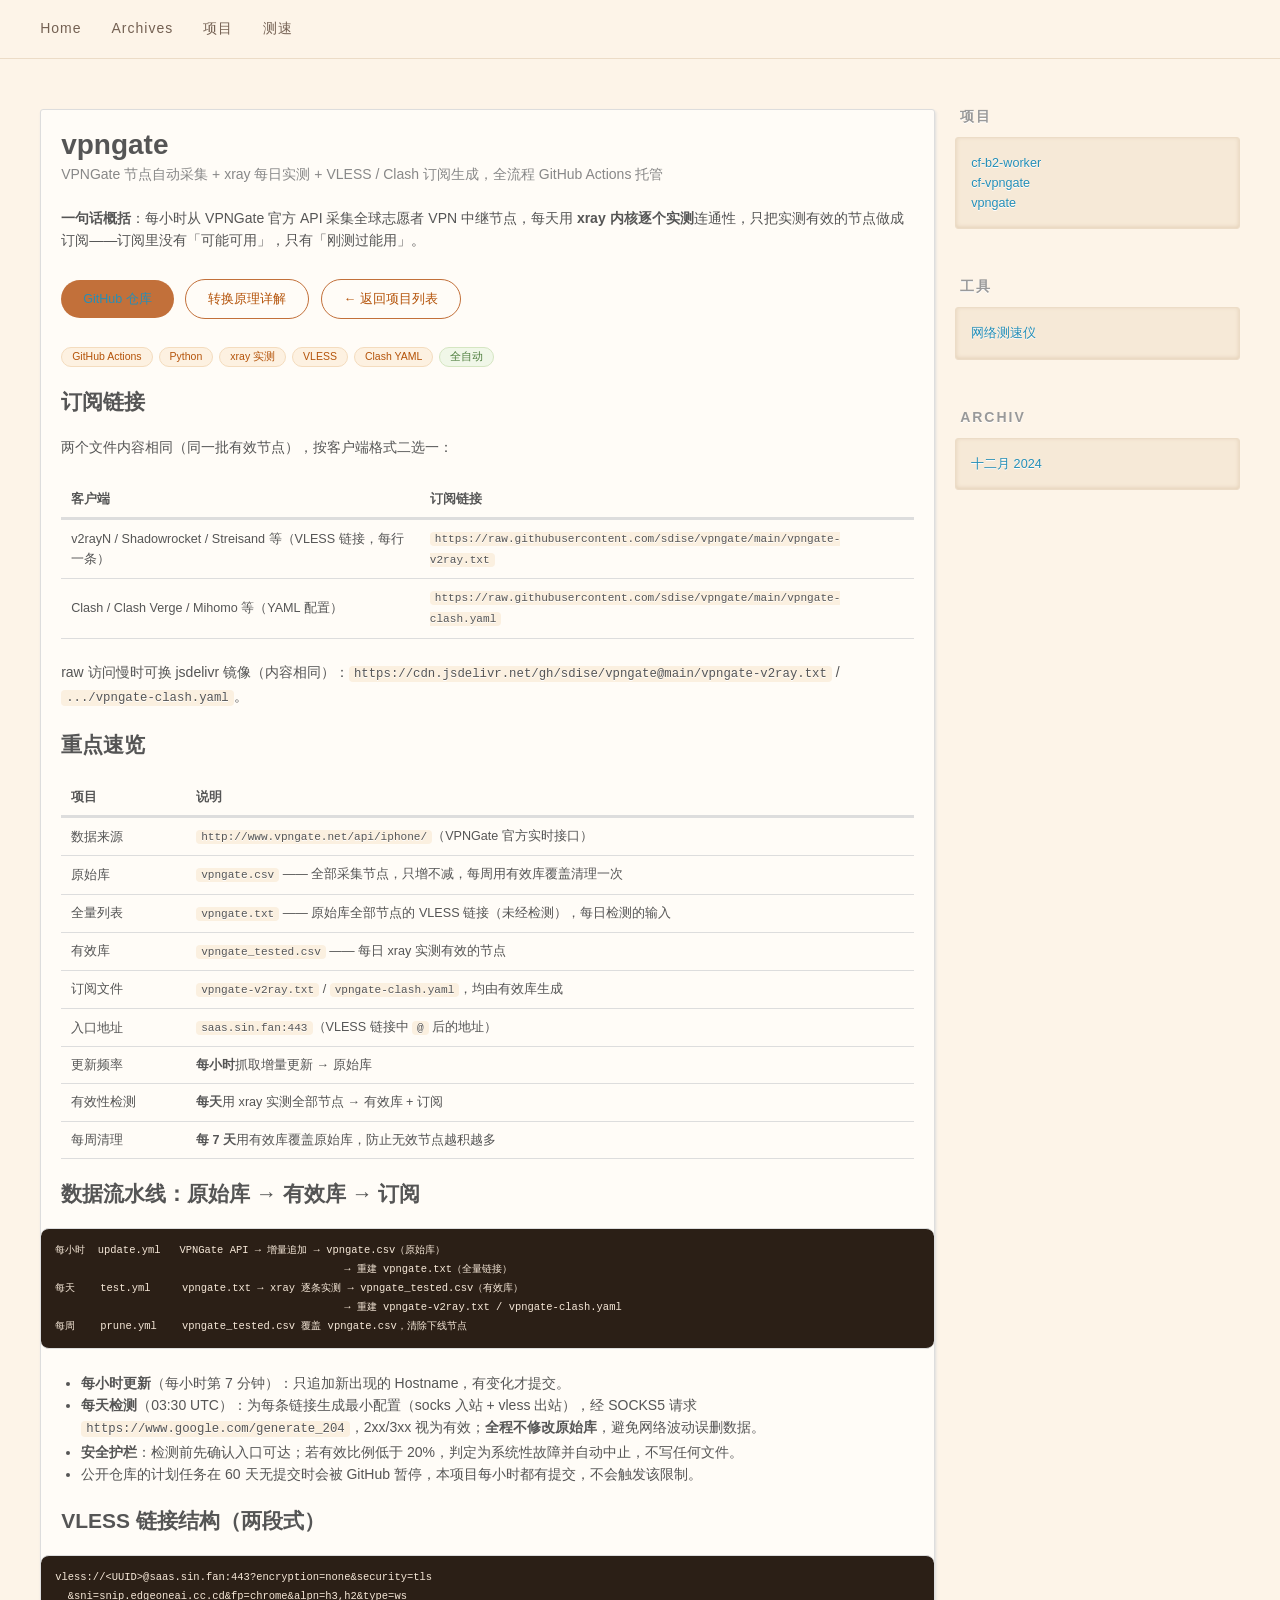
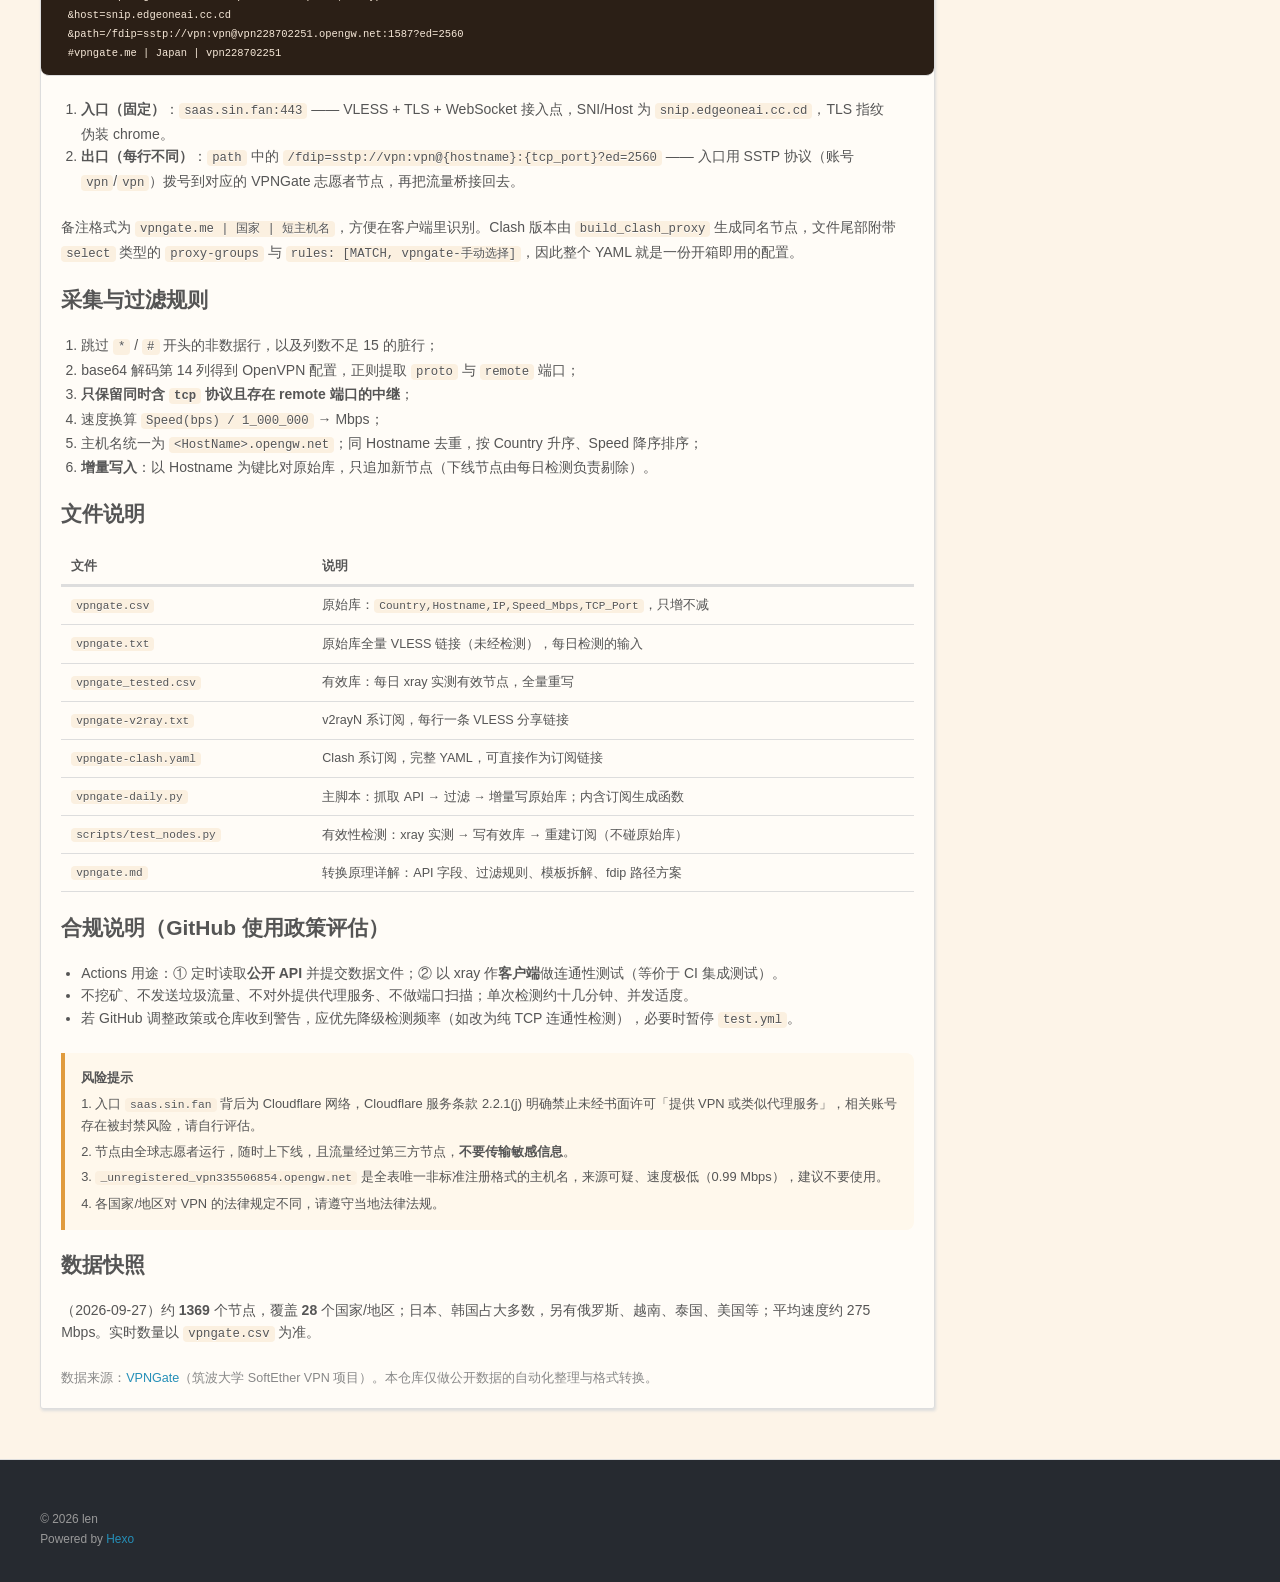
<file: projects/vpngate/index.html>
<!DOCTYPE html>
<html lang="zh-CN">
<head>
  <meta charset="utf-8">
  <link rel="canonical" href="https://sdise.github.io/projects/vpngate/">
  <meta name="robots" content="index,follow">
  <meta name="author" content="len">
  <meta name="keywords" content="vpngate, VPNGate, xray, VLESS, Clash 订阅, GitHub Actions, 节点采集">
  <meta name="viewport" content="width=device-width, initial-scale=1, shrink-to-fit=no">
  <title>vpngate：VPNGate 节点自动采集与 VLESS 订阅 | sdise 的博客</title>
  <meta name="description" content="每小时从 VPNGate 官方 API 采集志愿者中继节点，每天用 xray 内核逐个实测连通性，只把实测有效的节点生成 v2rayN / Clash 订阅，全流程 GitHub Actions 托管。">
  <meta property="og:type" content="article">
  <meta property="og:title" content="vpngate：VPNGate 节点自动采集与 VLESS 订阅 | sdise 的博客">
  <meta property="og:url" content="https://sdise.github.io/projects/vpngate/">
  <meta property="og:site_name" content="sdise 的博客">
  <meta property="og:description" content="每小时从 VPNGate 官方 API 采集志愿者中继节点，每天用 xray 内核逐个实测连通性，只把实测有效的节点生成 v2rayN / Clash 订阅，全流程 GitHub Actions 托管。">
  <meta property="og:locale" content="zh_CN">
  <meta property="article:author" content="len">
  <meta name="twitter:card" content="summary">
  <link rel="alternate" href="/atom.xml" title="sdise 的博客" type="application/atom+xml">
  <link rel="shortcut icon" href="/favicon.svg">
  <link rel="stylesheet" href="/css/style.css">
  <link rel="stylesheet" href="/css/projects.css">
<script type="application/ld+json">
{
  "@context": "https://schema.org",
  "@graph": [
    {
      "@type": "SoftwareSourceCode",
      "name": "vpngate",
      "description": "VPNGate 节点自动采集与 VLESS 订阅生成",
      "codeRepository": "https://github.com/sdise/vpngate",
      "programmingLanguage": "Python",
      "author": {
        "@type": "Person",
        "@id": "https://sdise.github.io/#person",
        "name": "len"
      },
      "url": "https://sdise.github.io/projects/vpngate/"
    },
    {
      "@type": "BreadcrumbList",
      "itemListElement": [
        {
          "@type": "ListItem",
          "position": 1,
          "name": "首页",
          "item": "https://sdise.github.io/"
        },
        {
          "@type": "ListItem",
          "position": 2,
          "name": "开源项目",
          "item": "https://sdise.github.io/projects/"
        },
        {
          "@type": "ListItem",
          "position": 3,
          "name": "vpngate",
          "item": "https://sdise.github.io/projects/vpngate/"
        }
      ]
    }
  ]
}
</script>
  <!-- ===== 搜索引擎站点验证（占位，需替换 content） ===== -->
  <!-- Google Search Console: https://search.google.com/search-console 添加资源 sdise.github.io 后，
       复制“HTML 标记”里的 content 值替换下方占位 -->
  <meta name="google-site-verification" content="REPLACE_WITH_GOOGLE_VERIFICATION_CODE">
  <!-- Bing Webmaster Tools: https://www.bing.com/webmasters 添加站点后，
       复制“元标记”里的 content 值替换下方占位 -->
  <meta name="msvalidate.01" content="REPLACE_WITH_BING_VERIFICATION_CODE">
</head>

<body>
  <div id="container">
    <div id="wrap">
      <header id="header">
  <div id="header-outer" class="outer">
    <div id="header-inner" class="inner">
      <nav id="main-nav">
        <a id="main-nav-toggle" class="nav-icon"><span class="fa fa-bars"></span></a>
        <a class="main-nav-link" href="/">Home</a>
        <a class="main-nav-link" href="/archives">Archives</a>
        <a class="main-nav-link" href="/projects/">项目</a>
        <a class="main-nav-link" href="/speed.html">测速</a>
      </nav>
      <nav id="sub-nav">
        <a class="nav-icon" href="/atom.xml" title="RSS Feed"><span class="fa fa-rss"></span></a>
        <a class="nav-icon nav-search-btn" title="Suche"><span class="fa fa-search"></span></a>
      </nav>
      <div id="search-form-wrap">
        <form action="//google.com/search" method="get" accept-charset="UTF-8" class="search-form"><input type="search" name="q" class="search-form-input" placeholder="Suche"><button type="submit" class="search-form-submit">&#xF002;</button><input type="hidden" name="sitesearch" value="https://sdise.github.io"></form>
      </div>
    </div>
  </div>
</header>

      <div class="outer">
        <section id="main">
  <article class="article article-type-page">
    <div class="article-inner">
      <header class="article-header">
        <h1 class="article-title">vpngate</h1>
        <p style="color:#888;margin:.4em 0 0;">VPNGate 节点自动采集 + xray 每日实测 + VLESS / Clash 订阅生成，全流程 GitHub Actions 托管</p>
      </header>
      <div class="article-entry">

        <p><strong>一句话概括</strong>：每小时从 VPNGate 官方 API 采集全球志愿者 VPN 中继节点，每天用 <strong>xray 内核逐个实测</strong>连通性，只把实测有效的节点做成订阅——订阅里没有「可能可用」，只有「刚测过能用」。</p>

        <p>
          <a class="btn-link" href="https://github.com/sdise/vpngate" target="_blank" rel="noopener">GitHub 仓库</a>
          <a class="btn-link ghost" href="https://github.com/sdise/vpngate/blob/main/vpngate.md" target="_blank" rel="noopener">转换原理详解</a>
          <a class="btn-link ghost" href="/projects/">← 返回项目列表</a>
        </p>

        <div class="tag-row">
          <span class="tag">GitHub Actions</span>
          <span class="tag">Python</span>
          <span class="tag">xray 实测</span>
          <span class="tag">VLESS</span>
          <span class="tag">Clash YAML</span>
          <span class="tag green">全自动</span>
        </div>

        <h2 id="订阅链接"><a href="#订阅链接" class="headerlink" title="订阅链接"></a>订阅链接</h2>
        <p>两个文件内容相同（同一批有效节点），按客户端格式二选一：</p>
        <table>
          <thead><tr><th>客户端</th><th>订阅链接</th></tr></thead>
          <tbody>
            <tr>
              <td>v2rayN / Shadowrocket / Streisand 等（VLESS 链接，每行一条）</td>
              <td><code>https://raw.githubusercontent.com/sdise/vpngate/main/vpngate-v2ray.txt</code></td>
            </tr>
            <tr>
              <td>Clash / Clash Verge / Mihomo 等（YAML 配置）</td>
              <td><code>https://raw.githubusercontent.com/sdise/vpngate/main/vpngate-clash.yaml</code></td>
            </tr>
          </tbody>
        </table>
        <p>raw 访问慢时可换 jsdelivr 镜像（内容相同）：<code>https://cdn.jsdelivr.net/gh/sdise/vpngate@main/vpngate-v2ray.txt</code> / <code>.../vpngate-clash.yaml</code>。</p>

        <h2 id="重点速览"><a href="#重点速览" class="headerlink" title="重点速览"></a>重点速览</h2>
        <table>
          <thead><tr><th>项目</th><th>说明</th></tr></thead>
          <tbody>
            <tr><td>数据来源</td><td><code>http://www.vpngate.net/api/iphone/</code>（VPNGate 官方实时接口）</td></tr>
            <tr><td>原始库</td><td><code>vpngate.csv</code> —— 全部采集节点，只增不减，每周用有效库覆盖清理一次</td></tr>
            <tr><td>全量列表</td><td><code>vpngate.txt</code> —— 原始库全部节点的 VLESS 链接（未经检测），每日检测的输入</td></tr>
            <tr><td>有效库</td><td><code>vpngate_tested.csv</code> —— 每日 xray 实测有效的节点</td></tr>
            <tr><td>订阅文件</td><td><code>vpngate-v2ray.txt</code> / <code>vpngate-clash.yaml</code>，均由有效库生成</td></tr>
            <tr><td>入口地址</td><td><code>saas.sin.fan:443</code>（VLESS 链接中 <code>@</code> 后的地址）</td></tr>
            <tr><td>更新频率</td><td><strong>每小时</strong>抓取增量更新 → 原始库</td></tr>
            <tr><td>有效性检测</td><td><strong>每天</strong>用 xray 实测全部节点 → 有效库 + 订阅</td></tr>
            <tr><td>每周清理</td><td><strong>每 7 天</strong>用有效库覆盖原始库，防止无效节点越积越多</td></tr>
          </tbody>
        </table>

        <h2 id="数据流水线"><a href="#数据流水线" class="headerlink" title="数据流水线"></a>数据流水线：原始库 → 有效库 → 订阅</h2>
        <pre><code>每小时  update.yml   VPNGate API → 增量追加 → vpngate.csv（原始库）
                                              → 重建 vpngate.txt（全量链接）
每天    test.yml     vpngate.txt → xray 逐条实测 → vpngate_tested.csv（有效库）
                                              → 重建 vpngate-v2ray.txt / vpngate-clash.yaml
每周    prune.yml    vpngate_tested.csv 覆盖 vpngate.csv，清除下线节点</code></pre>
        <ul>
          <li><strong>每小时更新</strong>（每小时第 7 分钟）：只追加新出现的 Hostname，有变化才提交。</li>
          <li><strong>每天检测</strong>（03:30 UTC）：为每条链接生成最小配置（socks 入站 + vless 出站），经 SOCKS5 请求 <code>https://www.google.com/generate_204</code>，2xx/3xx 视为有效；<strong>全程不修改原始库</strong>，避免网络波动误删数据。</li>
          <li><strong>安全护栏</strong>：检测前先确认入口可达；若有效比例低于 20%，判定为系统性故障并自动中止，不写任何文件。</li>
          <li>公开仓库的计划任务在 60 天无提交时会被 GitHub 暂停，本项目每小时都有提交，不会触发该限制。</li>
        </ul>

        <h2 id="VLESS-链接结构"><a href="#VLESS-链接结构" class="headerlink" title="VLESS 链接结构"></a>VLESS 链接结构（两段式）</h2>
        <pre><code>vless://&lt;UUID&gt;@saas.sin.fan:443?encryption=none&amp;security=tls
  &amp;sni=snip.edgeoneai.cc.cd&amp;fp=chrome&amp;alpn=h3,h2&amp;type=ws
  &amp;host=snip.edgeoneai.cc.cd
  &amp;path=/fdip=sstp://vpn:vpn@vpn228702251.opengw.net:1587?ed=2560
  #vpngate.me | Japan | vpn228702251</code></pre>
        <ol>
          <li><strong>入口（固定）</strong>：<code>saas.sin.fan:443</code> —— VLESS + TLS + WebSocket 接入点，SNI/Host 为 <code>snip.edgeoneai.cc.cd</code>，TLS 指纹伪装 chrome。</li>
          <li><strong>出口（每行不同）</strong>：<code>path</code> 中的 <code>/fdip=sstp://vpn:vpn@{hostname}:{tcp_port}?ed=2560</code> —— 入口用 SSTP 协议（账号 <code>vpn</code>/<code>vpn</code>）拨号到对应的 VPNGate 志愿者节点，再把流量桥接回去。</li>
        </ol>
        <p>备注格式为 <code>vpngate.me | 国家 | 短主机名</code>，方便在客户端里识别。Clash 版本由 <code>build_clash_proxy</code> 生成同名节点，文件尾部附带 <code>select</code> 类型的 <code>proxy-groups</code> 与 <code>rules: [MATCH, vpngate-手动选择]</code>，因此整个 YAML 就是一份开箱即用的配置。</p>

        <h2 id="采集与过滤规则"><a href="#采集与过滤规则" class="headerlink" title="采集与过滤规则"></a>采集与过滤规则</h2>
        <ol>
          <li>跳过 <code>*</code> / <code>#</code> 开头的非数据行，以及列数不足 15 的脏行；</li>
          <li>base64 解码第 14 列得到 OpenVPN 配置，正则提取 <code>proto</code> 与 <code>remote</code> 端口；</li>
          <li><strong>只保留同时含 <code>tcp</code> 协议且存在 remote 端口的中继</strong>；</li>
          <li>速度换算 <code>Speed(bps) / 1_000_000</code> → Mbps；</li>
          <li>主机名统一为 <code>&lt;HostName&gt;.opengw.net</code>；同 Hostname 去重，按 Country 升序、Speed 降序排序；</li>
          <li><strong>增量写入</strong>：以 Hostname 为键比对原始库，只追加新节点（下线节点由每日检测负责剔除）。</li>
        </ol>

        <h2 id="文件说明"><a href="#文件说明" class="headerlink" title="文件说明"></a>文件说明</h2>
        <table>
          <thead><tr><th>文件</th><th>说明</th></tr></thead>
          <tbody>
            <tr><td><code>vpngate.csv</code></td><td>原始库：<code>Country,Hostname,IP,Speed_Mbps,TCP_Port</code>，只增不减</td></tr>
            <tr><td><code>vpngate.txt</code></td><td>原始库全量 VLESS 链接（未经检测），每日检测的输入</td></tr>
            <tr><td><code>vpngate_tested.csv</code></td><td>有效库：每日 xray 实测有效节点，全量重写</td></tr>
            <tr><td><code>vpngate-v2ray.txt</code></td><td>v2rayN 系订阅，每行一条 VLESS 分享链接</td></tr>
            <tr><td><code>vpngate-clash.yaml</code></td><td>Clash 系订阅，完整 YAML，可直接作为订阅链接</td></tr>
            <tr><td><code>vpngate-daily.py</code></td><td>主脚本：抓取 API → 过滤 → 增量写原始库；内含订阅生成函数</td></tr>
            <tr><td><code>scripts/test_nodes.py</code></td><td>有效性检测：xray 实测 → 写有效库 → 重建订阅（不碰原始库）</td></tr>
            <tr><td><code>vpngate.md</code></td><td>转换原理详解：API 字段、过滤规则、模板拆解、fdip 路径方案</td></tr>
          </tbody>
        </table>

        <h2 id="合规说明"><a href="#合规说明" class="headerlink" title="合规说明"></a>合规说明（GitHub 使用政策评估）</h2>
        <ul>
          <li>Actions 用途：① 定时读取<strong>公开 API</strong> 并提交数据文件；② 以 xray 作<strong>客户端</strong>做连通性测试（等价于 CI 集成测试）。</li>
          <li>不挖矿、不发送垃圾流量、不对外提供代理服务、不做端口扫描；单次检测约十几分钟、并发适度。</li>
          <li>若 GitHub 调整政策或仓库收到警告，应优先降级检测频率（如改为纯 TCP 连通性检测），必要时暂停 <code>test.yml</code>。</li>
        </ul>

        <div class="callout">
          <p><strong>风险提示</strong></p>
          <p>1. 入口 <code>saas.sin.fan</code> 背后为 Cloudflare 网络，Cloudflare 服务条款 2.2.1(j) 明确禁止未经书面许可「提供 VPN 或类似代理服务」，相关账号存在被封禁风险，请自行评估。</p>
          <p>2. 节点由全球志愿者运行，随时上下线，且流量经过第三方节点，<strong>不要传输敏感信息</strong>。</p>
          <p>3. <code>_unregistered_vpn335506854.opengw.net</code> 是全表唯一非标准注册格式的主机名，来源可疑、速度极低（0.99 Mbps），建议不要使用。</p>
          <p>4. 各国家/地区对 VPN 的法律规定不同，请遵守当地法律法规。</p>
        </div>

        <h2 id="数据快照"><a href="#数据快照" class="headerlink" title="数据快照"></a>数据快照</h2>
        <p>（2026-09-27）约 <strong>1369</strong> 个节点，覆盖 <strong>28</strong> 个国家/地区；日本、韩国占大多数，另有俄罗斯、越南、泰国、美国等；平均速度约 275 Mbps。实时数量以 <code>vpngate.csv</code> 为准。</p>

        <p style="font-size:.9em;color:#888;">数据来源：<a href="https://www.vpngate.net/" target="_blank" rel="noopener">VPNGate</a>（筑波大学 SoftEther VPN 项目）。本仓库仅做公开数据的自动化整理与格式转换。</p>
      </div>
    </div>
  </article>
</section>

        <aside id="sidebar">
  <div class="widget-wrap">
    <h3 class="widget-title">项目</h3>
    <div class="widget">
      <ul>
        <li><a href="/projects/cf-b2-worker/">cf-b2-worker</a></li>
        <li><a href="/projects/cf-vpngate/">cf-vpngate</a></li>
        <li><a href="/projects/vpngate/">vpngate</a></li>
      </ul>
    </div>
  </div>

  <div class="widget-wrap">
    <h3 class="widget-title">工具</h3>
    <div class="widget">
      <ul>
        <li><a href="/speed.html">网络测速仪</a></li>
      </ul>
    </div>
  </div>

  <div class="widget-wrap">
    <h3 class="widget-title">Archiv</h3>
    <div class="widget">
      <ul class="archive-list"><li class="archive-list-item"><a class="archive-list-link" href="/archives/2024/12/">十二月 2024</a></li></ul>
    </div>
  </div>
</aside>

      </div>
      <footer id="footer">
  <div class="outer">
    <div id="footer-info" class="inner">
      &copy; 2026 len<br>
      Powered by <a href="https://hexo.io/" target="_blank">Hexo</a>
    </div>
  </div>
</footer>

    </div>
    <nav id="mobile-nav">
  <a href="/" class="mobile-nav-link">Home</a>
  <a href="/archives" class="mobile-nav-link">Archives</a>
  <a href="/projects/" class="mobile-nav-link">项目</a>
  <a href="/speed.html" class="mobile-nav-link">测速</a>
</nav>

<script src="/js/jquery-3.6.4.min.js"></script>
<script src="/js/script.js"></script>

  </div>
</body>
</html>
</file>
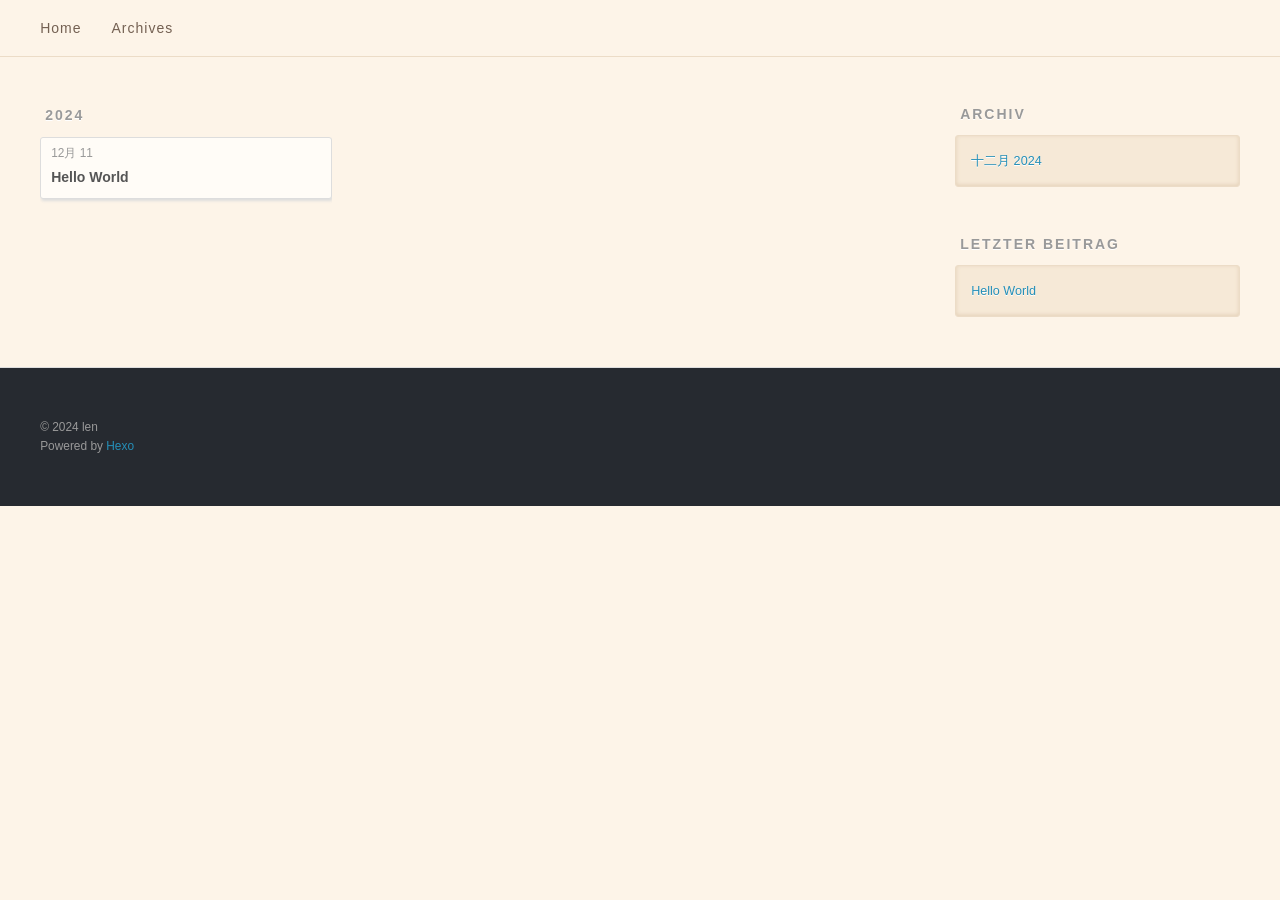
<file: archives/2024/12/index.html>
<!DOCTYPE html>
<html lang="zh-CN">
<head>
  <meta charset="utf-8">
  <meta property="og:description" content="sdise 博客 2024 年 12 月发布的全部文章。">
  <link rel="canonical" href="https://sdise.github.io/archives/2024/12/">
  <meta name="robots" content="index,follow">
  <meta name="author" content="len">
  <meta name="keywords" content="2024 年 12 月归档, 文章归档, sdise">
  <meta name="description" content="sdise 博客 2024 年 12 月发布的全部文章。">
  
  
  <title>2024 年 12 月文章归档 | sdise 的博客</title>
  <meta name="viewport" content="width=device-width, initial-scale=1, shrink-to-fit=no">
  <meta property="og:type" content="website">
<meta property="og:title" content="2024 年 12 月文章归档 | sdise 的博客">
<meta property="og:url" content="https://sdise.github.io/archives/2024/12/">
<meta property="og:site_name" content="sdise 的博客">
<meta property="og:locale" content="zh_CN">
<meta property="article:author" content="len">
<meta name="twitter:card" content="summary">
  
    <link rel="alternate" href="/atom.xml" title="sdise 的博客" type="application/atom+xml">
  
  
    <link rel="shortcut icon" href="/favicon.svg">
  
  
  
<link rel="stylesheet" href="/css/style.css">

  
    
<link rel="stylesheet" href="/fancybox/jquery.fancybox.min.css">

  
  
<meta name="generator" content="Hexo 7.3.0"><script type="application/ld+json">
{
  "@context": "https://schema.org",
  "@graph": [
    {
      "@type": "CollectionPage",
      "name": "2024 年 12 月文章归档",
      "url": "https://sdise.github.io/archives/2024/12/",
      "inLanguage": "zh-CN",
      "isPartOf": {
        "@id": "https://sdise.github.io/#website"
      }
    },
    {
      "@type": "BreadcrumbList",
      "itemListElement": [
        {
          "@type": "ListItem",
          "position": 1,
          "name": "首页",
          "item": "https://sdise.github.io/"
        },
        {
          "@type": "ListItem",
          "position": 2,
          "name": "文章归档",
          "item": "https://sdise.github.io/archives/"
        },
        {
          "@type": "ListItem",
          "position": 3,
          "name": "2024 年 12 月",
          "item": "https://sdise.github.io/archives/2024/12/"
        }
      ]
    }
  ]
}
</script>
  <!-- ===== 搜索引擎站点验证（占位，需替换 content） ===== -->
  <!-- Google Search Console: https://search.google.com/search-console 添加资源 sdise.github.io 后，
       复制“HTML 标记”里的 content 值替换下方占位 -->
  <meta name="google-site-verification" content="REPLACE_WITH_GOOGLE_VERIFICATION_CODE">
  <!-- Bing Webmaster Tools: https://www.bing.com/webmasters 添加站点后，
       复制“元标记”里的 content 值替换下方占位 -->
  <meta name="msvalidate.01" content="REPLACE_WITH_BING_VERIFICATION_CODE">
</head>

<body>
  <div id="container">
    <div id="wrap">
      <header id="header">
  <div id="header-outer" class="outer">
    <div id="header-inner" class="inner">
      <nav id="main-nav">
        <a id="main-nav-toggle" class="nav-icon"><span class="fa fa-bars"></span></a>
        
          <a class="main-nav-link" href="/">Home</a>
        
          <a class="main-nav-link" href="/archives">Archives</a>
        
      </nav>
      <nav id="sub-nav">
        
        
          <a class="nav-icon" href="/atom.xml" title="RSS Feed"><span class="fa fa-rss"></span></a>
        
        <a class="nav-icon nav-search-btn" title="Suche"><span class="fa fa-search"></span></a>
      </nav>
      <div id="search-form-wrap">
        <form action="//google.com/search" method="get" accept-charset="UTF-8" class="search-form"><input type="search" name="q" class="search-form-input" placeholder="Suche"><button type="submit" class="search-form-submit">&#xF002;</button><input type="hidden" name="sitesearch" value="https://sdise.github.io"></form>
      </div>
    </div>
  </div>
</header>

      <div class="outer">
        <section id="main">
  
  
    
    
      
      
      <section class="archives-wrap">
        <div class="archive-year-wrap">
          <a href="/archives/2024" class="archive-year">2024</a>
        </div>
        <div class="archives">
    
    <article class="archive-article archive-type-post">
  <div class="archive-article-inner">
    <header class="archive-article-header">
      <a href="/2024/12/11/hello-world/" class="archive-article-date">
  <time class="dt-published" datetime="2024-12-11T06:37:10.023Z" itemprop="datePublished">12月 11</time>
</a>
      
  
    <h1 itemprop="name">
      <a class="archive-article-title" href="/2024/12/11/hello-world/">Hello World</a>
    </h1>
  

    </header>
  </div>
</article>
  
  
    </div></section>
  


</section>
        
          <aside id="sidebar">
  
    

  
    

  
    
  
    
  <div class="widget-wrap">
    <h3 class="widget-title">Archiv</h3>
    <div class="widget">
      <ul class="archive-list"><li class="archive-list-item"><a class="archive-list-link" href="/archives/2024/12/">十二月 2024</a></li></ul>
    </div>
  </div>


  
    
  <div class="widget-wrap">
    <h3 class="widget-title">letzter Beitrag</h3>
    <div class="widget">
      <ul>
        
          <li>
            <a href="/2024/12/11/hello-world/">Hello World</a>
          </li>
        
      </ul>
    </div>
  </div>

  
</aside>
        
      </div>
      <footer id="footer">
  
  <div class="outer">
    <div id="footer-info" class="inner">
      
      &copy; 2024 len<br>
      Powered by <a href="https://hexo.io/" target="_blank">Hexo</a>
    </div>
  </div>
</footer>

    </div>
    <nav id="mobile-nav">
  
    <a href="/" class="mobile-nav-link">Home</a>
  
    <a href="/archives" class="mobile-nav-link">Archives</a>
  
</nav>
    


<script src="/js/jquery-3.6.4.min.js"></script>



  
<script src="/fancybox/jquery.fancybox.min.js"></script>




<script src="/js/script.js"></script>





  </div>
</body>
</html>
</file>
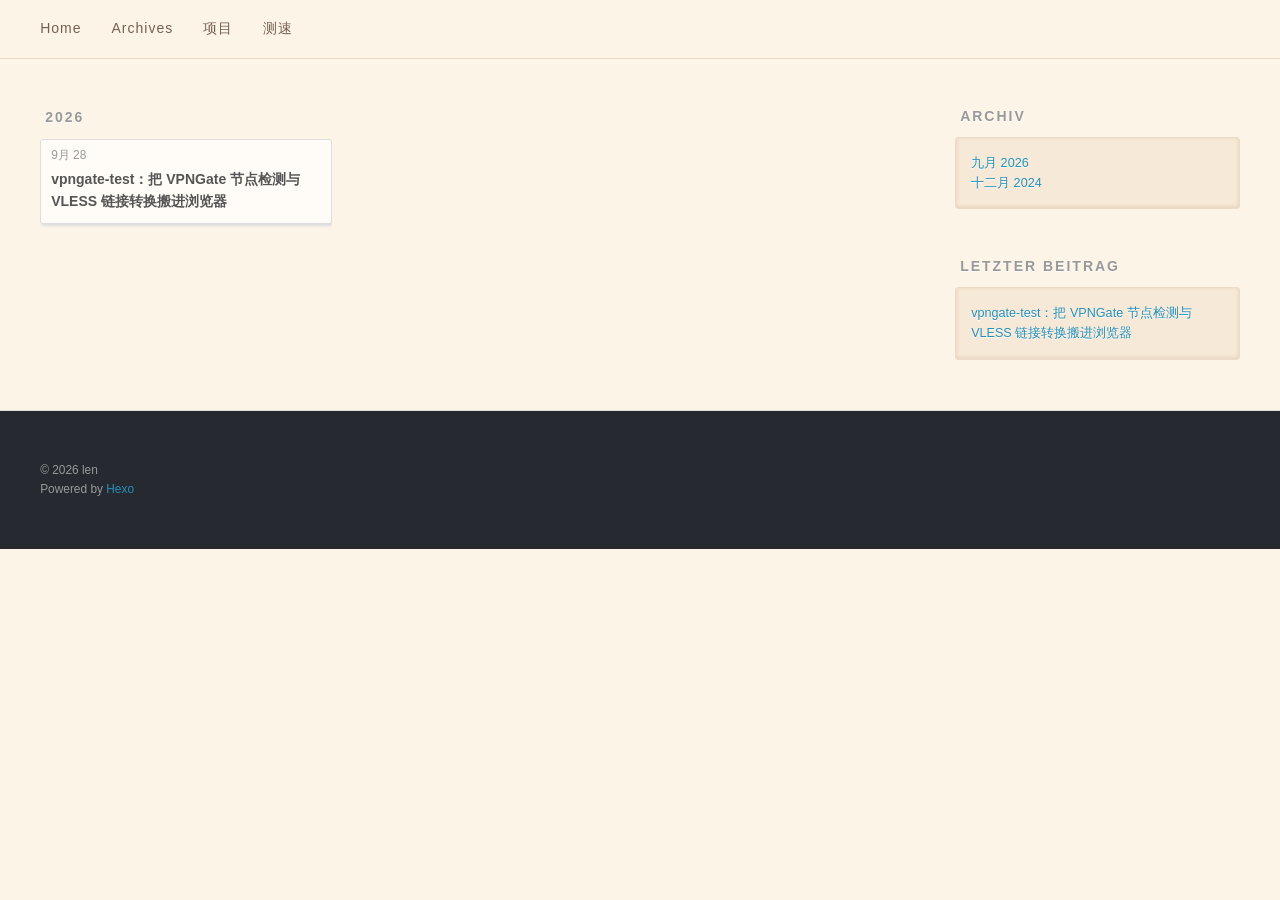
<file: archives/2026/09/index.html>
<!DOCTYPE html>
<html lang="zh-CN">
<head>
  <meta charset="utf-8">
  <meta property="og:description" content="sdise 博客 2026 年 9 月发布的全部文章。">
  <link rel="canonical" href="https://sdise.github.io/archives/2026/09/">
  <meta name="robots" content="index,follow">
  <meta name="author" content="len">
  <meta name="keywords" content="2026 年 9 月归档, 文章归档, sdise">
  <meta name="description" content="sdise 博客 2026 年 9 月发布的全部文章。">
  <title>2026 年 9 月文章归档 | sdise 的博客</title>
  <meta name="viewport" content="width=device-width, initial-scale=1, shrink-to-fit=no">
  <meta property="og:type" content="website">
<meta property="og:title" content="2026 年 9 月文章归档 | sdise 的博客">
<meta property="og:url" content="https://sdise.github.io/archives/2026/09/">
<meta property="og:site_name" content="sdise 的博客">
<meta property="og:locale" content="zh_CN">
<meta property="article:author" content="len">
<meta name="twitter:card" content="summary">
  <link rel="alternate" href="/atom.xml" title="sdise 的博客" type="application/atom+xml">
  <link rel="shortcut icon" href="/favicon.svg">
  <link rel="stylesheet" href="/css/style.css">
  <link rel="stylesheet" href="/fancybox/jquery.fancybox.min.css">
<meta name="generator" content="Hexo 7.3.0"><script type="application/ld+json">
{
  "@context": "https://schema.org",
  "@graph": [
    {
      "@type": "CollectionPage",
      "name": "2026 年 9 月文章归档",
      "url": "https://sdise.github.io/archives/2026/09/",
      "inLanguage": "zh-CN",
      "isPartOf": {
        "@id": "https://sdise.github.io/#website"
      }
    },
    {
      "@type": "BreadcrumbList",
      "itemListElement": [
        {
          "@type": "ListItem",
          "position": 1,
          "name": "首页",
          "item": "https://sdise.github.io/"
        },
        {
          "@type": "ListItem",
          "position": 2,
          "name": "文章归档",
          "item": "https://sdise.github.io/archives/"
        },
        {
          "@type": "ListItem",
          "position": 3,
          "name": "2026 年 9 月",
          "item": "https://sdise.github.io/archives/2026/09/"
        }
      ]
    }
  ]
}
</script>
  <!-- ===== 搜索引擎站点验证（占位，需替换 content） ===== -->
  <!-- Google Search Console: https://search.google.com/search-console 添加资源 sdise.github.io 后，
       复制“HTML 标记”里的 content 值替换下方占位 -->
  <meta name="google-site-verification" content="REPLACE_WITH_GOOGLE_VERIFICATION_CODE">
  <!-- Bing Webmaster Tools: https://www.bing.com/webmasters 添加站点后，
       复制“元标记”里的 content 值替换下方占位 -->
  <meta name="msvalidate.01" content="REPLACE_WITH_BING_VERIFICATION_CODE">
</head>

<body>
  <div id="container">
    <div id="wrap">
      <header id="header">
  <div id="header-outer" class="outer">
    <div id="header-inner" class="inner">
      <nav id="main-nav">
        <a id="main-nav-toggle" class="nav-icon"><span class="fa fa-bars"></span></a>
        <a class="main-nav-link" href="/">Home</a>
        <a class="main-nav-link" href="/archives">Archives</a>
        <a class="main-nav-link" href="/projects/">项目</a>
        <a class="main-nav-link" href="/speed.html">测速</a>
      </nav>
      <nav id="sub-nav">
        <a class="nav-icon" href="/atom.xml" title="RSS Feed"><span class="fa fa-rss"></span></a>
        <a class="nav-icon nav-search-btn" title="Suche"><span class="fa fa-search"></span></a>
      </nav>
      <div id="search-form-wrap">
        <form action="//google.com/search" method="get" accept-charset="UTF-8" class="search-form"><input type="search" name="q" class="search-form-input" placeholder="Suche"><button type="submit" class="search-form-submit">&#xF002;</button><input type="hidden" name="sitesearch" value="https://sdise.github.io"></form>
      </div>
    </div>
  </div>
</header>

      <div class="outer">
        <section id="main">

      <section class="archives-wrap">
        <div class="archive-year-wrap">
          <a href="/archives/2026" class="archive-year">2026</a>
        </div>
        <div class="archives">

    <article class="archive-article archive-type-post">
  <div class="archive-article-inner">
    <header class="archive-article-header">
      <a href="/2026/09/28/vpngate-test/" class="archive-article-date">
  <time class="dt-published" datetime="2026-09-28T02:30:00.000Z" itemprop="datePublished">9月 28</time>
</a>


    <h1 itemprop="name">
      <a class="archive-article-title" href="/2026/09/28/vpngate-test/">vpngate-test：把 VPNGate 节点检测与 VLESS 链接转换搬进浏览器</a>
    </h1>


    </header>
  </div>
</article>


    </div></section>


</section>

          <aside id="sidebar">
  <div class="widget-wrap">
    <h3 class="widget-title">Archiv</h3>
    <div class="widget">
      <ul class="archive-list">
        <li class="archive-list-item"><a class="archive-list-link" href="/archives/2026/09/">九月 2026</a></li>
        <li class="archive-list-item"><a class="archive-list-link" href="/archives/2024/12/">十二月 2024</a></li>
      </ul>
    </div>
  </div>

  <div class="widget-wrap">
    <h3 class="widget-title">letzter Beitrag</h3>
    <div class="widget">
      <ul>
        <li>
          <a href="/2026/09/28/vpngate-test/">vpngate-test：把 VPNGate 节点检测与 VLESS 链接转换搬进浏览器</a>
        </li>
      </ul>
    </div>
  </div>
</aside>

      </div>
      <footer id="footer">
  <div class="outer">
    <div id="footer-info" class="inner">
      &copy; 2026 len<br>
      Powered by <a href="https://hexo.io/" target="_blank">Hexo</a>
    </div>
  </div>
</footer>

    </div>
    <nav id="mobile-nav">
  <a href="/" class="mobile-nav-link">Home</a>
  <a href="/archives" class="mobile-nav-link">Archives</a>
  <a href="/projects/" class="mobile-nav-link">项目</a>
  <a href="/speed.html" class="mobile-nav-link">测速</a>
</nav>

<script src="/js/jquery-3.6.4.min.js"></script>
<script src="/fancybox/jquery.fancybox.min.js"></script>
<script src="/js/script.js"></script>

  </div>
</body>
</html>
</file>
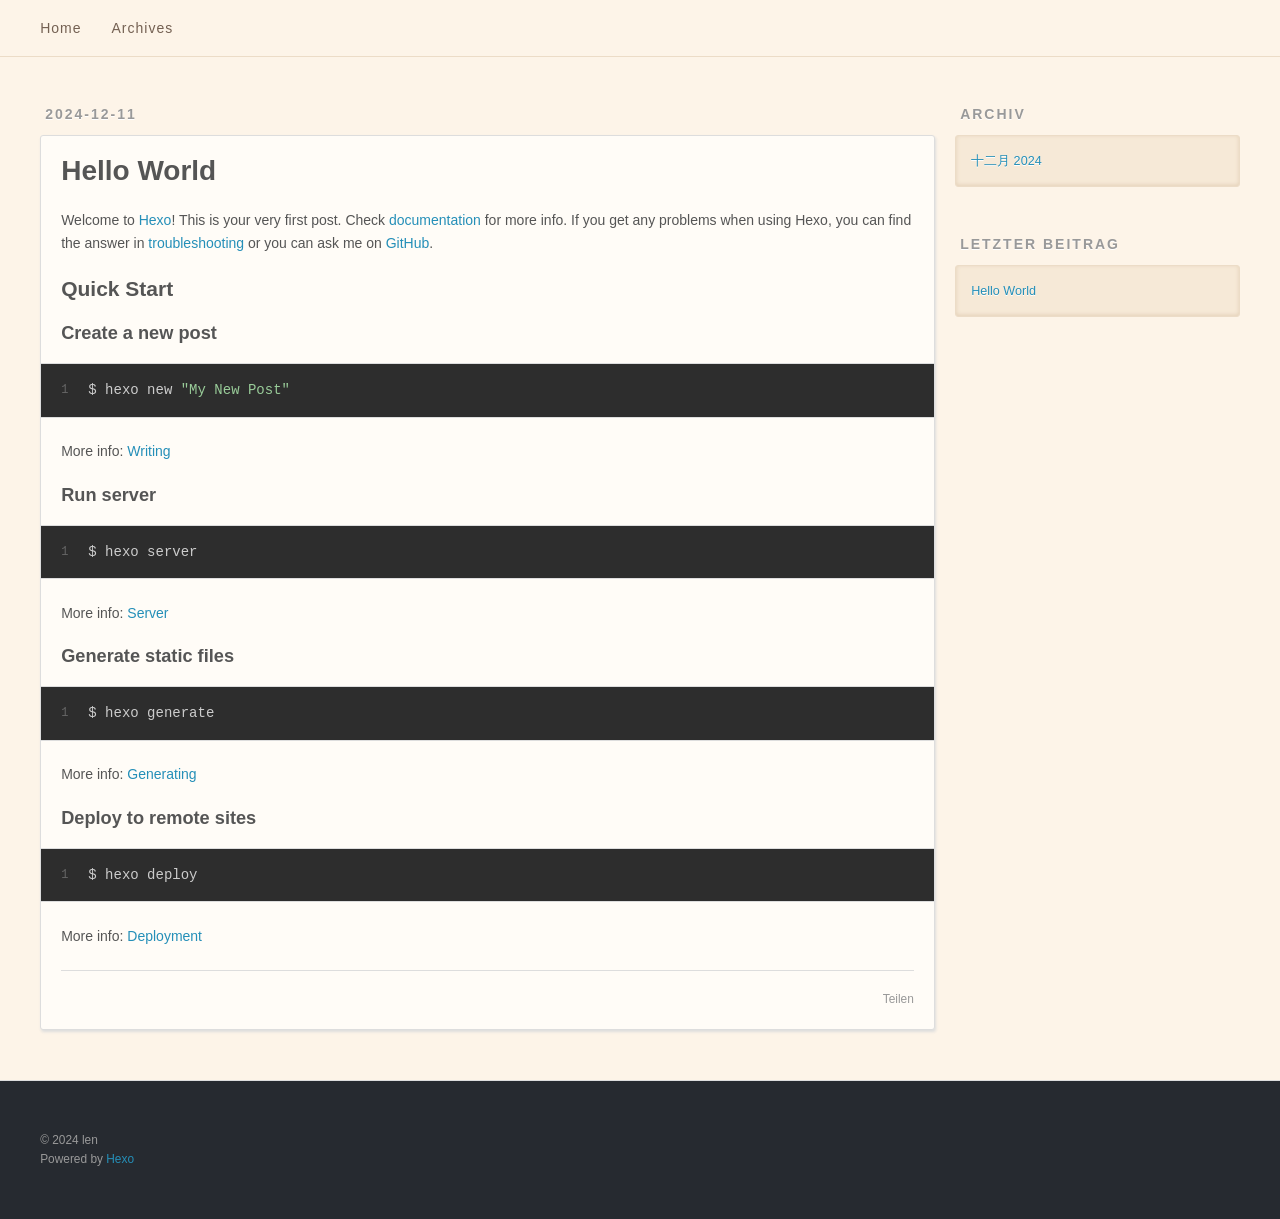
<file: 2024/12/11/hello-world/index.html>
<!DOCTYPE html>
<html lang="zh-CN">
<head>
  <meta charset="utf-8">
  <link rel="canonical" href="https://sdise.github.io/2024/12/11/hello-world/">
  <meta name="robots" content="index,follow">
  <meta name="author" content="len">
  <meta name="keywords" content="Hexo, 博客, Hello World">
  
  
  <title>Hello World | sdise 的博客</title>
  <meta name="viewport" content="width=device-width, initial-scale=1, shrink-to-fit=no">
  <meta name="description" content="Hexo 建站后的第一篇文章，记录博客搭建的起点。">
<meta property="og:type" content="article">
<meta property="og:title" content="Hello World | sdise 的博客">
<meta property="og:url" content="https://sdise.github.io/2024/12/11/hello-world/">
<meta property="og:site_name" content="sdise 的博客">
<meta property="og:description" content="Hexo 建站后的第一篇文章，记录博客搭建的起点。">
<meta property="og:locale" content="zh_CN">
<meta property="article:published_time" content="2024-12-11T06:37:10.023Z">
<meta property="article:modified_time" content="2024-12-11T06:37:10.023Z">
<meta property="article:author" content="len">
<meta name="twitter:card" content="summary">
  
    <link rel="alternate" href="/atom.xml" title="sdise 的博客" type="application/atom+xml">
  
  
    <link rel="shortcut icon" href="/favicon.svg">
  
  
  
<link rel="stylesheet" href="/css/style.css">

  
    
<link rel="stylesheet" href="/fancybox/jquery.fancybox.min.css">

  
  
<meta name="generator" content="Hexo 7.3.0"><script type="application/ld+json">
{
  "@context": "https://schema.org",
  "@graph": [
    {
      "@type": "BlogPosting",
      "headline": "Hello World",
      "url": "https://sdise.github.io/2024/12/11/hello-world/",
      "mainEntityOfPage": "https://sdise.github.io/2024/12/11/hello-world/",
      "datePublished": "2024-12-11T06:37:10.023Z",
      "dateModified": "2024-12-11T06:37:10.023Z",
      "author": {
        "@type": "Person",
        "@id": "https://sdise.github.io/#person",
        "name": "len"
      },
      "publisher": {
        "@type": "Person",
        "@id": "https://sdise.github.io/#person",
        "name": "len"
      },
      "inLanguage": "zh-CN",
      "isPartOf": {
        "@id": "https://sdise.github.io/#website"
      }
    },
    {
      "@type": "BreadcrumbList",
      "itemListElement": [
        {
          "@type": "ListItem",
          "position": 1,
          "name": "首页",
          "item": "https://sdise.github.io/"
        },
        {
          "@type": "ListItem",
          "position": 2,
          "name": "文章归档",
          "item": "https://sdise.github.io/archives/"
        },
        {
          "@type": "ListItem",
          "position": 3,
          "name": "Hello World",
          "item": "https://sdise.github.io/2024/12/11/hello-world/"
        }
      ]
    }
  ]
}
</script>
  <!-- ===== 搜索引擎站点验证（占位，需替换 content） ===== -->
  <!-- Google Search Console: https://search.google.com/search-console 添加资源 sdise.github.io 后，
       复制“HTML 标记”里的 content 值替换下方占位 -->
  <meta name="google-site-verification" content="REPLACE_WITH_GOOGLE_VERIFICATION_CODE">
  <!-- Bing Webmaster Tools: https://www.bing.com/webmasters 添加站点后，
       复制“元标记”里的 content 值替换下方占位 -->
  <meta name="msvalidate.01" content="REPLACE_WITH_BING_VERIFICATION_CODE">
</head>

<body>
  <div id="container">
    <div id="wrap">
      <header id="header">
  <div id="header-outer" class="outer">
    <div id="header-inner" class="inner">
      <nav id="main-nav">
        <a id="main-nav-toggle" class="nav-icon"><span class="fa fa-bars"></span></a>
        
          <a class="main-nav-link" href="/">Home</a>
        
          <a class="main-nav-link" href="/archives">Archives</a>
        
      </nav>
      <nav id="sub-nav">
        
        
          <a class="nav-icon" href="/atom.xml" title="RSS Feed"><span class="fa fa-rss"></span></a>
        
        <a class="nav-icon nav-search-btn" title="Suche"><span class="fa fa-search"></span></a>
      </nav>
      <div id="search-form-wrap">
        <form action="//google.com/search" method="get" accept-charset="UTF-8" class="search-form"><input type="search" name="q" class="search-form-input" placeholder="Suche"><button type="submit" class="search-form-submit">&#xF002;</button><input type="hidden" name="sitesearch" value="https://sdise.github.io"></form>
      </div>
    </div>
  </div>
</header>

      <div class="outer">
        <section id="main"><article id="post-hello-world" class="h-entry article article-type-post" itemprop="blogPost" itemscope itemtype="https://schema.org/BlogPosting">
  <div class="article-meta">
    <a href="/2024/12/11/hello-world/" class="article-date">
  <time class="dt-published" datetime="2024-12-11T06:37:10.023Z" itemprop="datePublished">2024-12-11</time>
</a>
    
  </div>
  <div class="article-inner">
    
    
      <header class="article-header">
        
  
    <h1 class="p-name article-title" itemprop="headline name">
      Hello World
    </h1>
  

      </header>
    
    <div class="e-content article-entry" itemprop="articleBody">
      
        <p>Welcome to <a target="_blank" rel="noopener" href="https://hexo.io/">Hexo</a>! This is your very first post. Check <a target="_blank" rel="noopener" href="https://hexo.io/docs/">documentation</a> for more info. If you get any problems when using Hexo, you can find the answer in <a target="_blank" rel="noopener" href="https://hexo.io/docs/troubleshooting.html">troubleshooting</a> or you can ask me on <a target="_blank" rel="noopener" href="https://github.com/hexojs/hexo/issues">GitHub</a>.</p>
<h2 id="Quick-Start"><a href="#Quick-Start" class="headerlink" title="Quick Start"></a>Quick Start</h2><h3 id="Create-a-new-post"><a href="#Create-a-new-post" class="headerlink" title="Create a new post"></a>Create a new post</h3><figure class="highlight bash"><table><tr><td class="gutter"><pre><span class="line">1</span><br></pre></td><td class="code"><pre><span class="line">$ hexo new <span class="string">&quot;My New Post&quot;</span></span><br></pre></td></tr></table></figure>

<p>More info: <a target="_blank" rel="noopener" href="https://hexo.io/docs/writing.html">Writing</a></p>
<h3 id="Run-server"><a href="#Run-server" class="headerlink" title="Run server"></a>Run server</h3><figure class="highlight bash"><table><tr><td class="gutter"><pre><span class="line">1</span><br></pre></td><td class="code"><pre><span class="line">$ hexo server</span><br></pre></td></tr></table></figure>

<p>More info: <a target="_blank" rel="noopener" href="https://hexo.io/docs/server.html">Server</a></p>
<h3 id="Generate-static-files"><a href="#Generate-static-files" class="headerlink" title="Generate static files"></a>Generate static files</h3><figure class="highlight bash"><table><tr><td class="gutter"><pre><span class="line">1</span><br></pre></td><td class="code"><pre><span class="line">$ hexo generate</span><br></pre></td></tr></table></figure>

<p>More info: <a target="_blank" rel="noopener" href="https://hexo.io/docs/generating.html">Generating</a></p>
<h3 id="Deploy-to-remote-sites"><a href="#Deploy-to-remote-sites" class="headerlink" title="Deploy to remote sites"></a>Deploy to remote sites</h3><figure class="highlight bash"><table><tr><td class="gutter"><pre><span class="line">1</span><br></pre></td><td class="code"><pre><span class="line">$ hexo deploy</span><br></pre></td></tr></table></figure>

<p>More info: <a target="_blank" rel="noopener" href="https://hexo.io/docs/one-command-deployment.html">Deployment</a></p>

      
    </div>
    <footer class="article-footer">
      <a data-url="https://sdise.github.io/2024/12/11/hello-world/" data-id="cm4jj4rpz0000h5s6dlqy0s8e" data-title="Hello World" class="article-share-link"><span class="fa fa-share">Teilen</span></a>
      
      
      
    </footer>
  </div>
  
    
  
</article>


</section>
        
          <aside id="sidebar">
  
    

  
    

  
    
  
    
  <div class="widget-wrap">
    <h3 class="widget-title">Archiv</h3>
    <div class="widget">
      <ul class="archive-list"><li class="archive-list-item"><a class="archive-list-link" href="/archives/2024/12/">十二月 2024</a></li></ul>
    </div>
  </div>


  
    
  <div class="widget-wrap">
    <h3 class="widget-title">letzter Beitrag</h3>
    <div class="widget">
      <ul>
        
          <li>
            <a href="/2024/12/11/hello-world/">Hello World</a>
          </li>
        
      </ul>
    </div>
  </div>

  
</aside>
        
      </div>
      <footer id="footer">
  
  <div class="outer">
    <div id="footer-info" class="inner">
      
      &copy; 2024 len<br>
      Powered by <a href="https://hexo.io/" target="_blank">Hexo</a>
    </div>
  </div>
</footer>

    </div>
    <nav id="mobile-nav">
  
    <a href="/" class="mobile-nav-link">Home</a>
  
    <a href="/archives" class="mobile-nav-link">Archives</a>
  
</nav>
    


<script src="/js/jquery-3.6.4.min.js"></script>



  
<script src="/fancybox/jquery.fancybox.min.js"></script>




<script src="/js/script.js"></script>





  </div>
</body>
</html>
</file>
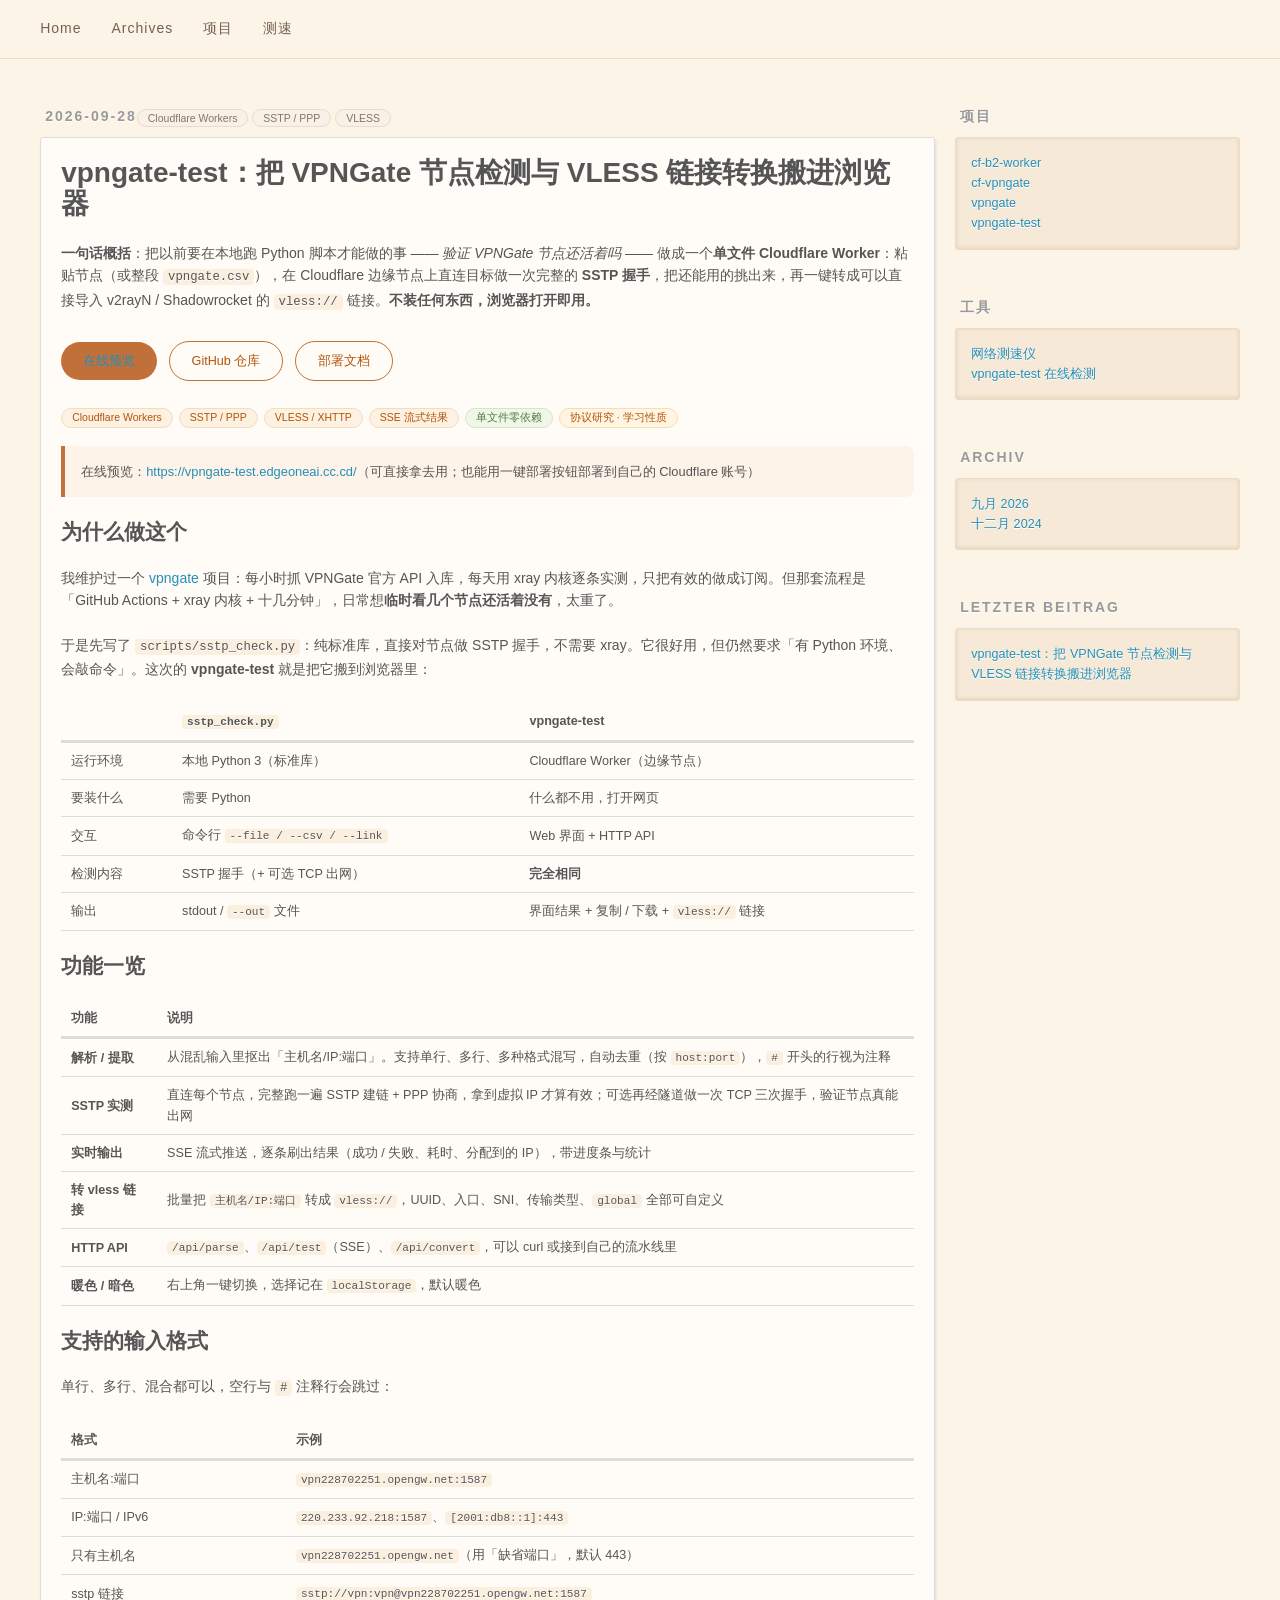
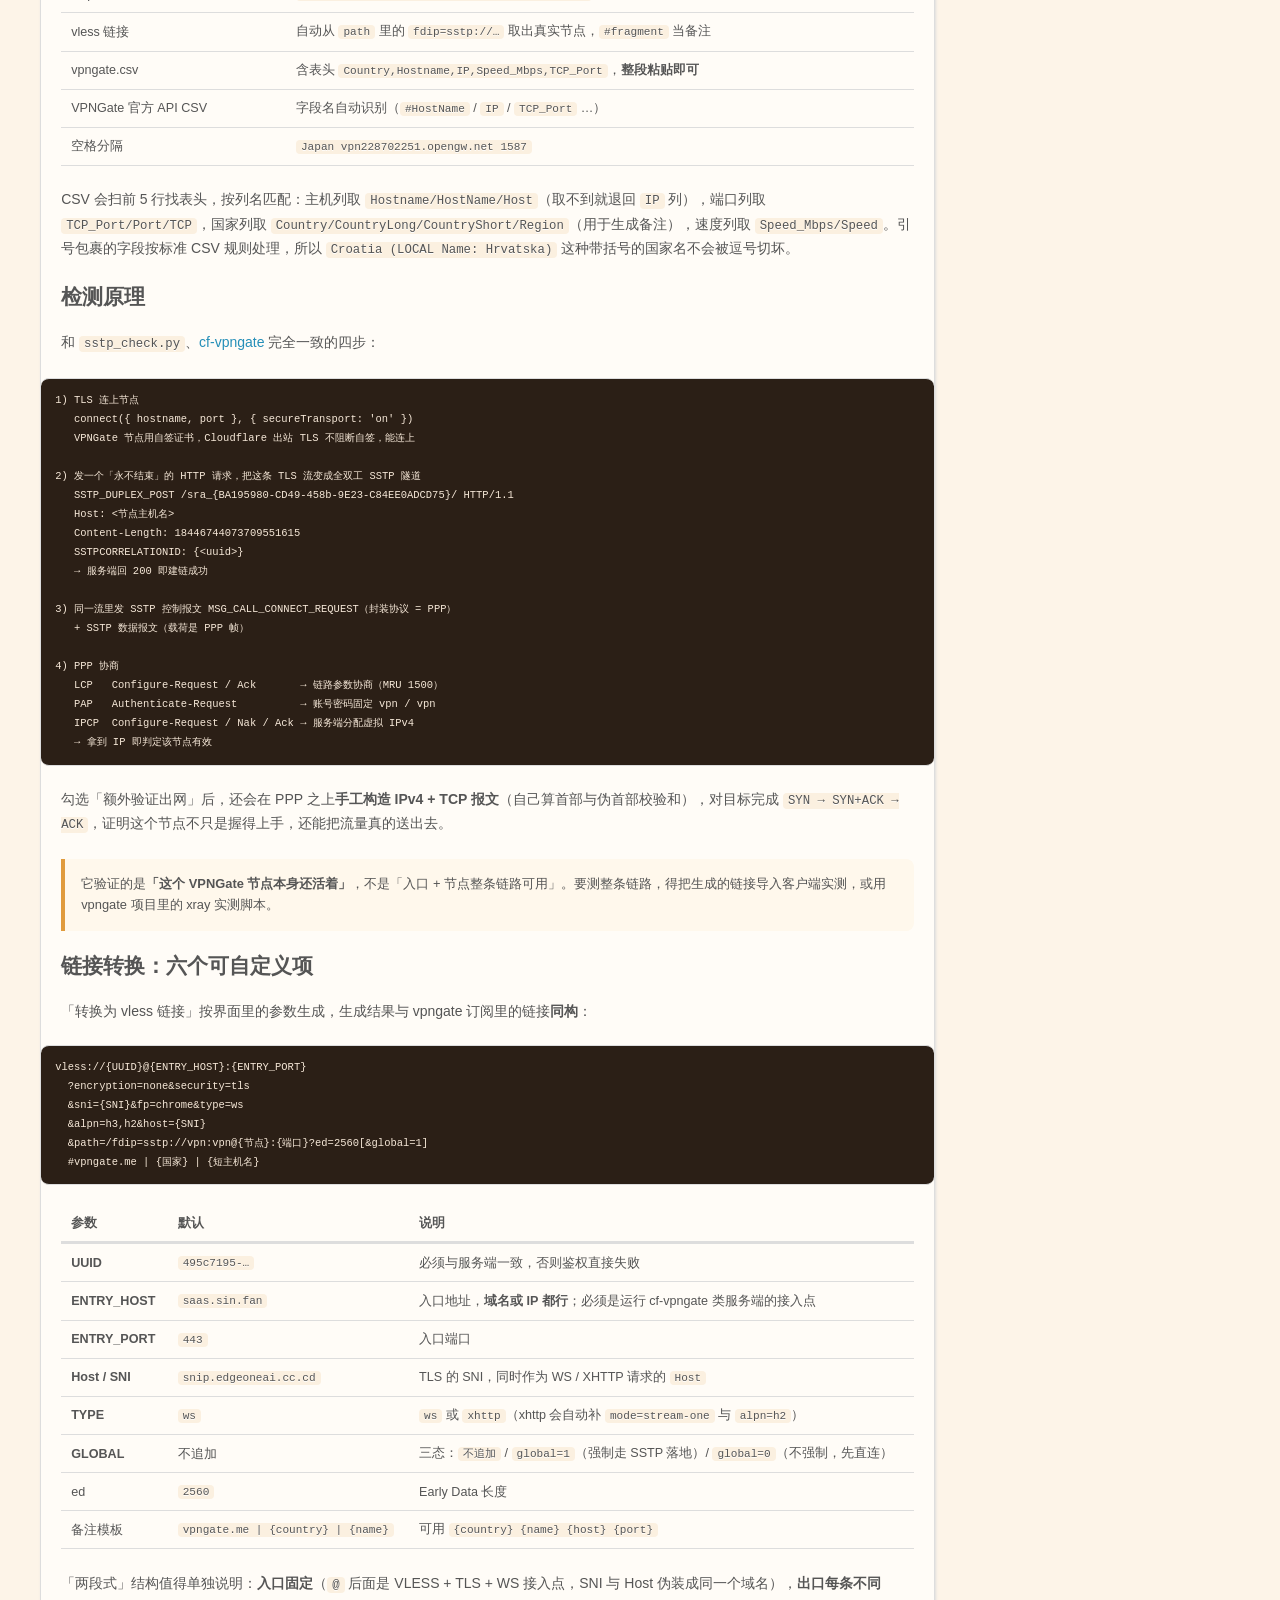
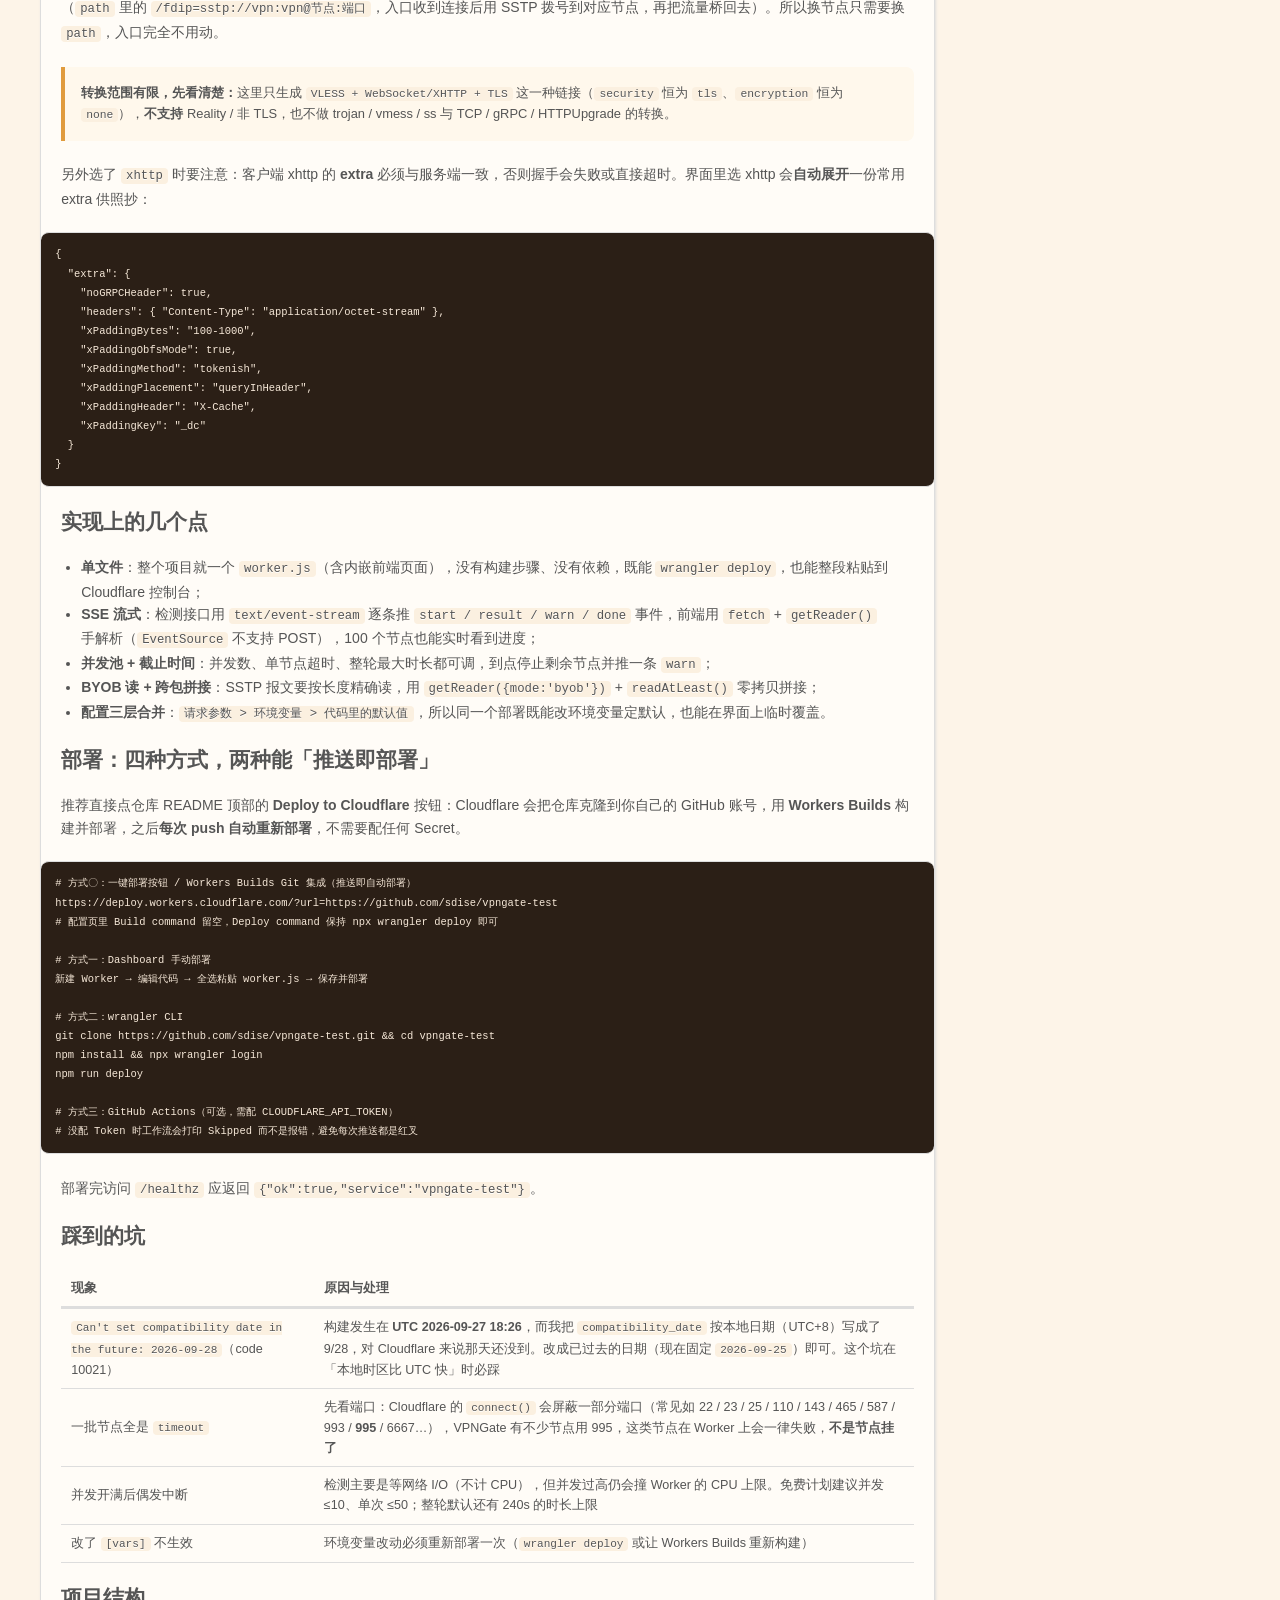
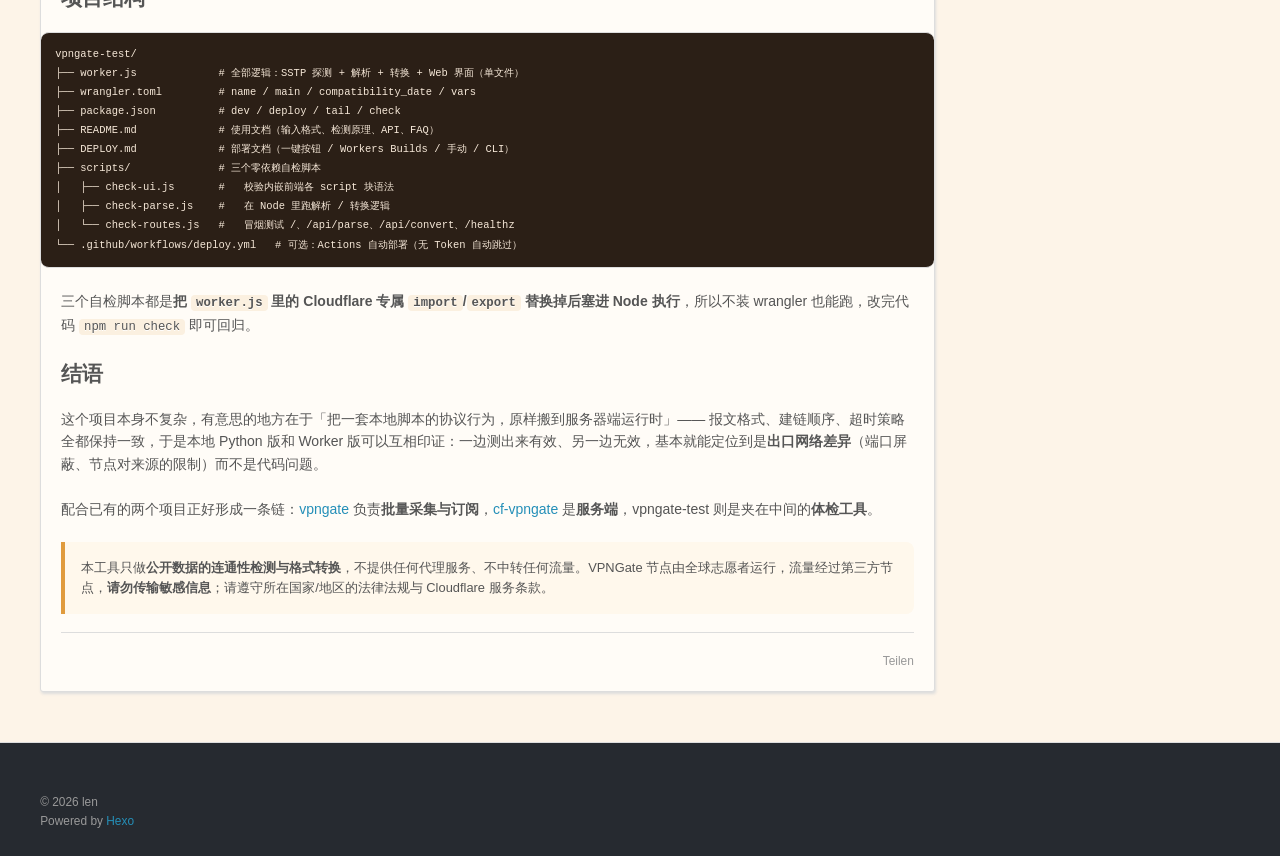
<file: 2026/09/28/vpngate-test/index.html>
<!DOCTYPE html>
<html lang="zh-CN">
<head>
  <meta charset="utf-8">
  <link rel="canonical" href="https://sdise.github.io/2026/09/28/vpngate-test/">
  <meta name="robots" content="index,follow">
  <meta name="author" content="len">
  <meta name="keywords" content="vpngate-test, VPNGate, SSTP, PPP, VLESS, Cloudflare Workers, 节点检测, 订阅转换, SSE, 开源项目">
  <meta name="viewport" content="width=device-width, initial-scale=1, shrink-to-fit=no">
  <title>vpngate-test：把 VPNGate 节点检测与 VLESS 链接转换搬进浏览器 | sdise 的博客</title>
  <meta name="description" content="单文件 Cloudflare Worker：粘贴节点或 vpngate.csv，在边缘节点直连做 SSTP 握手（LCP / PAP / IPCP）挑出还活着的节点，再一键转成 vless:// 链接，支持自定义 UUID、入口、SNI、ws/xhttp 与 global 三态。">
<meta property="og:type" content="article">
<meta property="og:title" content="vpngate-test：把 VPNGate 节点检测与 VLESS 链接转换搬进浏览器 | sdise 的博客">
<meta property="og:url" content="https://sdise.github.io/2026/09/28/vpngate-test/">
<meta property="og:site_name" content="sdise 的博客">
<meta property="og:description" content="单文件 Cloudflare Worker：粘贴节点或 vpngate.csv，在边缘节点直连做 SSTP 握手挑出还活着的节点，再一键转成 vless:// 链接。">
<meta property="og:locale" content="zh_CN">
<meta property="article:published_time" content="2026-09-28T02:30:00.000Z">
<meta property="article:modified_time" content="2026-09-28T02:30:00.000Z">
<meta property="article:author" content="len">
<meta name="twitter:card" content="summary">
  <link rel="alternate" href="/atom.xml" title="sdise 的博客" type="application/atom+xml">
  <link rel="shortcut icon" href="/favicon.svg">
  <link rel="stylesheet" href="/css/style.css">
  <link rel="stylesheet" href="/css/projects.css">
<script type="application/ld+json">
{
  "@context": "https://schema.org",
  "@graph": [
    {
      "@type": "BlogPosting",
      "headline": "vpngate-test：把 VPNGate 节点检测与 VLESS 链接转换搬进浏览器",
      "url": "https://sdise.github.io/2026/09/28/vpngate-test/",
      "mainEntityOfPage": "https://sdise.github.io/2026/09/28/vpngate-test/",
      "datePublished": "2026-09-28T02:30:00.000Z",
      "dateModified": "2026-09-28T02:30:00.000Z",
      "description": "单文件 Cloudflare Worker：粘贴节点或 vpngate.csv，在边缘节点直连做 SSTP 握手挑出还活着的节点，再一键转成 vless:// 链接。",
      "keywords": "vpngate-test, VPNGate, SSTP, PPP, VLESS, Cloudflare Workers, 节点检测",
      "author": {
        "@type": "Person",
        "@id": "https://sdise.github.io/#person",
        "name": "len"
      },
      "publisher": {
        "@type": "Person",
        "@id": "https://sdise.github.io/#person",
        "name": "len"
      },
      "inLanguage": "zh-CN",
      "isPartOf": {
        "@id": "https://sdise.github.io/#website"
      }
    },
    {
      "@type": "BreadcrumbList",
      "itemListElement": [
        {
          "@type": "ListItem",
          "position": 1,
          "name": "首页",
          "item": "https://sdise.github.io/"
        },
        {
          "@type": "ListItem",
          "position": 2,
          "name": "文章归档",
          "item": "https://sdise.github.io/archives/"
        },
        {
          "@type": "ListItem",
          "position": 3,
          "name": "vpngate-test：把 VPNGate 节点检测与 VLESS 链接转换搬进浏览器",
          "item": "https://sdise.github.io/2026/09/28/vpngate-test/"
        }
      ]
    }
  ]
}
</script>
  <!-- ===== 搜索引擎站点验证（占位，需替换 content） ===== -->
  <!-- Google Search Console: https://search.google.com/search-console 添加资源 sdise.github.io 后，
       复制“HTML 标记”里的 content 值替换下方占位 -->
  <meta name="google-site-verification" content="REPLACE_WITH_GOOGLE_VERIFICATION_CODE">
  <!-- Bing Webmaster Tools: https://www.bing.com/webmasters 添加站点后，
       复制“元标记”里的 content 值替换下方占位 -->
  <meta name="msvalidate.01" content="REPLACE_WITH_BING_VERIFICATION_CODE">
</head>

<body>
  <div id="container">
    <div id="wrap">
      <header id="header">
  <div id="header-outer" class="outer">
    <div id="header-inner" class="inner">
      <nav id="main-nav">
        <a id="main-nav-toggle" class="nav-icon"><span class="fa fa-bars"></span></a>
        <a class="main-nav-link" href="/">Home</a>
        <a class="main-nav-link" href="/archives">Archives</a>
        <a class="main-nav-link" href="/projects/">项目</a>
        <a class="main-nav-link" href="/speed.html">测速</a>
      </nav>
      <nav id="sub-nav">
        <a class="nav-icon" href="/atom.xml" title="RSS Feed"><span class="fa fa-rss"></span></a>
        <a class="nav-icon nav-search-btn" title="Suche"><span class="fa fa-search"></span></a>
      </nav>
      <div id="search-form-wrap">
        <form action="//google.com/search" method="get" accept-charset="UTF-8" class="search-form"><input type="search" name="q" class="search-form-input" placeholder="Suche"><button type="submit" class="search-form-submit">&#xF002;</button><input type="hidden" name="sitesearch" value="https://sdise.github.io"></form>
      </div>
    </div>
  </div>
</header>

      <div class="outer">
        <section id="main"><article id="post-vpngate-test" class="h-entry article article-type-post" itemprop="blogPost" itemscope itemtype="https://schema.org/BlogPosting">
  <div class="article-meta">
    <a href="/2026/09/28/vpngate-test/" class="article-date">
  <time class="dt-published" datetime="2026-09-28T02:30:00.000Z" itemprop="datePublished">2026-09-28</time>
</a>
    <span class="tag gray">Cloudflare Workers</span>
    <span class="tag gray">SSTP / PPP</span>
    <span class="tag gray">VLESS</span>
  </div>
  <div class="article-inner">

      <header class="article-header">

    <h1 class="p-name article-title" itemprop="headline name">
      vpngate-test：把 VPNGate 节点检测与 VLESS 链接转换搬进浏览器
    </h1>

      </header>

    <div class="e-content article-entry" itemprop="articleBody">

        <p><strong>一句话概括</strong>：把以前要在本地跑 Python 脚本才能做的事 —— <em>验证 VPNGate 节点还活着吗</em> —— 做成一个<strong>单文件 Cloudflare Worker</strong>：粘贴节点（或整段 <code>vpngate.csv</code>），在 Cloudflare 边缘节点上直连目标做一次完整的 <strong>SSTP 握手</strong>，把还能用的挑出来，再一键转成可以直接导入 v2rayN / Shadowrocket 的 <code>vless://</code> 链接。<strong>不装任何东西，浏览器打开即用。</strong></p>

        <p>
          <a class="btn-link" href="https://vpngate-test.edgeoneai.cc.cd/" target="_blank" rel="noopener">在线预览</a>
          <a class="btn-link ghost" href="https://github.com/sdise/vpngate-test" target="_blank" rel="noopener">GitHub 仓库</a>
          <a class="btn-link ghost" href="https://github.com/sdise/vpngate-test/blob/main/DEPLOY.md" target="_blank" rel="noopener">部署文档</a>
        </p>

        <div class="tag-row">
          <span class="tag">Cloudflare Workers</span>
          <span class="tag">SSTP / PPP</span>
          <span class="tag">VLESS / XHTTP</span>
          <span class="tag">SSE 流式结果</span>
          <span class="tag green">单文件零依赖</span>
          <span class="tag amber">协议研究 · 学习性质</span>
        </div>

        <div class="callout info">
          <p>在线预览：<a href="https://vpngate-test.edgeoneai.cc.cd/" target="_blank" rel="noopener">https://vpngate-test.edgeoneai.cc.cd/</a>（可直接拿去用；也能用一键部署按钮部署到自己的 Cloudflare 账号）</p>
        </div>

        <h2 id="为什么做这个"><a href="#为什么做这个" class="headerlink" title="为什么做这个"></a>为什么做这个</h2>

        <p>我维护过一个 <a href="/projects/vpngate/">vpngate</a> 项目：每小时抓 VPNGate 官方 API 入库，每天用 xray 内核逐条实测，只把有效的做成订阅。但那套流程是「GitHub Actions + xray 内核 + 十几分钟」，日常想<strong>临时看几个节点还活着没有</strong>，太重了。</p>

        <p>于是先写了 <code>scripts/sstp_check.py</code>：纯标准库，直接对节点做 SSTP 握手，不需要 xray。它很好用，但仍然要求「有 Python 环境、会敲命令」。这次的 <strong>vpngate-test</strong> 就是把它搬到浏览器里：</p>

        <table>
          <thead><tr><th></th><th><code>sstp_check.py</code></th><th>vpngate-test</th></tr></thead>
          <tbody>
            <tr><td>运行环境</td><td>本地 Python 3（标准库）</td><td>Cloudflare Worker（边缘节点）</td></tr>
            <tr><td>要装什么</td><td>需要 Python</td><td>什么都不用，打开网页</td></tr>
            <tr><td>交互</td><td>命令行 <code>--file / --csv / --link</code></td><td>Web 界面 + HTTP API</td></tr>
            <tr><td>检测内容</td><td>SSTP 握手（+ 可选 TCP 出网）</td><td><strong>完全相同</strong></td></tr>
            <tr><td>输出</td><td>stdout / <code>--out</code> 文件</td><td>界面结果 + 复制 / 下载 + <code>vless://</code> 链接</td></tr>
          </tbody>
        </table>

        <h2 id="功能一览"><a href="#功能一览" class="headerlink" title="功能一览"></a>功能一览</h2>

        <table>
          <thead><tr><th>功能</th><th>说明</th></tr></thead>
          <tbody>
            <tr><td><strong>解析 / 提取</strong></td><td>从混乱输入里抠出「主机名/IP:端口」。支持单行、多行、多种格式混写，自动去重（按 <code>host:port</code>），<code>#</code> 开头的行视为注释</td></tr>
            <tr><td><strong>SSTP 实测</strong></td><td>直连每个节点，完整跑一遍 SSTP 建链 + PPP 协商，拿到虚拟 IP 才算有效；可选再经隧道做一次 TCP 三次握手，验证节点真能出网</td></tr>
            <tr><td><strong>实时输出</strong></td><td>SSE 流式推送，逐条刷出结果（成功 / 失败、耗时、分配到的 IP），带进度条与统计</td></tr>
            <tr><td><strong>转 vless 链接</strong></td><td>批量把 <code>主机名/IP:端口</code> 转成 <code>vless://</code>，UUID、入口、SNI、传输类型、<code>global</code> 全部可自定义</td></tr>
            <tr><td><strong>HTTP API</strong></td><td><code>/api/parse</code>、<code>/api/test</code>（SSE）、<code>/api/convert</code>，可以 curl 或接到自己的流水线里</td></tr>
            <tr><td><strong>暖色 / 暗色</strong></td><td>右上角一键切换，选择记在 <code>localStorage</code>，默认暖色</td></tr>
          </tbody>
        </table>

        <h2 id="支持的输入格式"><a href="#支持的输入格式" class="headerlink" title="支持的输入格式"></a>支持的输入格式</h2>

        <p>单行、多行、混合都可以，空行与 <code>#</code> 注释行会跳过：</p>

        <table>
          <thead><tr><th>格式</th><th>示例</th></tr></thead>
          <tbody>
            <tr><td>主机名:端口</td><td><code>vpn228702251.opengw.net:1587</code></td></tr>
            <tr><td>IP:端口 / IPv6</td><td><code>220.233.92.218:1587</code>、<code>[2001:db8::1]:443</code></td></tr>
            <tr><td>只有主机名</td><td><code>vpn228702251.opengw.net</code>（用「缺省端口」，默认 443）</td></tr>
            <tr><td>sstp 链接</td><td><code>sstp://vpn:vpn@vpn228702251.opengw.net:1587</code></td></tr>
            <tr><td>vless 链接</td><td>自动从 <code>path</code> 里的 <code>fdip=sstp://…</code> 取出真实节点，<code>#fragment</code> 当备注</td></tr>
            <tr><td>vpngate.csv</td><td>含表头 <code>Country,Hostname,IP,Speed_Mbps,TCP_Port</code>，<strong>整段粘贴即可</strong></td></tr>
            <tr><td>VPNGate 官方 API CSV</td><td>字段名自动识别（<code>#HostName</code> / <code>IP</code> / <code>TCP_Port</code> …）</td></tr>
            <tr><td>空格分隔</td><td><code>Japan vpn228702251.opengw.net 1587</code></td></tr>
          </tbody>
        </table>

        <p>CSV 会扫前 5 行找表头，按列名匹配：主机列取 <code>Hostname/HostName/Host</code>（取不到就退回 <code>IP</code> 列），端口列取 <code>TCP_Port/Port/TCP</code>，国家列取 <code>Country/CountryLong/CountryShort/Region</code>（用于生成备注），速度列取 <code>Speed_Mbps/Speed</code>。引号包裹的字段按标准 CSV 规则处理，所以 <code>Croatia (LOCAL Name: Hrvatska)</code> 这种带括号的国家名不会被逗号切坏。</p>

        <h2 id="检测原理"><a href="#检测原理" class="headerlink" title="检测原理"></a>检测原理</h2>

        <p>和 <code>sstp_check.py</code>、<a href="/projects/cf-vpngate/">cf-vpngate</a> 完全一致的四步：</p>

        <pre><code>1) TLS 连上节点
   connect({ hostname, port }, { secureTransport: 'on' })
   VPNGate 节点用自签证书，Cloudflare 出站 TLS 不阻断自签，能连上

2) 发一个「永不结束」的 HTTP 请求，把这条 TLS 流变成全双工 SSTP 隧道
   SSTP_DUPLEX_POST /sra_{BA195980-CD49-458b-9E23-C84EE0ADCD75}/ HTTP/1.1
   Host: &lt;节点主机名&gt;
   Content-Length: 18446744073709551615
   SSTPCORRELATIONID: {&lt;uuid&gt;}
   → 服务端回 200 即建链成功

3) 同一流里发 SSTP 控制报文 MSG_CALL_CONNECT_REQUEST（封装协议 = PPP）
   + SSTP 数据报文（载荷是 PPP 帧）

4) PPP 协商
   LCP   Configure-Request / Ack       → 链路参数协商（MRU 1500）
   PAP   Authenticate-Request          → 账号密码固定 vpn / vpn
   IPCP  Configure-Request / Nak / Ack → 服务端分配虚拟 IPv4
   → 拿到 IP 即判定该节点有效</code></pre>

        <p>勾选「额外验证出网」后，还会在 PPP 之上<strong>手工构造 IPv4 + TCP 报文</strong>（自己算首部与伪首部校验和），对目标完成 <code>SYN → SYN+ACK → ACK</code>，证明这个节点不只是握得上手，还能把流量真的送出去。</p>

        <div class="callout">
          <p>它验证的是<strong>「这个 VPNGate 节点本身还活着」</strong>，不是「入口 + 节点整条链路可用」。要测整条链路，得把生成的链接导入客户端实测，或用 vpngate 项目里的 xray 实测脚本。</p>
        </div>

        <h2 id="链接转换"><a href="#链接转换" class="headerlink" title="链接转换"></a>链接转换：六个可自定义项</h2>

        <p>「转换为 vless 链接」按界面里的参数生成，生成结果与 vpngate 订阅里的链接<strong>同构</strong>：</p>

        <pre><code>vless://{UUID}@{ENTRY_HOST}:{ENTRY_PORT}
  ?encryption=none&amp;security=tls
  &amp;sni={SNI}&amp;fp=chrome&amp;type=ws
  &amp;alpn=h3,h2&amp;host={SNI}
  &amp;path=/fdip=sstp://vpn:vpn@{节点}:{端口}?ed=2560[&amp;global=1]
  #vpngate.me | {国家} | {短主机名}</code></pre>

        <table>
          <thead><tr><th>参数</th><th>默认</th><th>说明</th></tr></thead>
          <tbody>
            <tr><td><strong>UUID</strong></td><td><code>495c7195-…</code></td><td>必须与服务端一致，否则鉴权直接失败</td></tr>
            <tr><td><strong>ENTRY_HOST</strong></td><td><code>saas.sin.fan</code></td><td>入口地址，<strong>域名或 IP 都行</strong>；必须是运行 cf-vpngate 类服务端的接入点</td></tr>
            <tr><td><strong>ENTRY_PORT</strong></td><td><code>443</code></td><td>入口端口</td></tr>
            <tr><td><strong>Host / SNI</strong></td><td><code>snip.edgeoneai.cc.cd</code></td><td>TLS 的 SNI，同时作为 WS / XHTTP 请求的 <code>Host</code></td></tr>
            <tr><td><strong>TYPE</strong></td><td><code>ws</code></td><td><code>ws</code> 或 <code>xhttp</code>（xhttp 会自动补 <code>mode=stream-one</code> 与 <code>alpn=h2</code>）</td></tr>
            <tr><td><strong>GLOBAL</strong></td><td>不追加</td><td>三态：<code>不追加</code> / <code>global=1</code>（强制走 SSTP 落地）/ <code>global=0</code>（不强制，先直连）</td></tr>
            <tr><td>ed</td><td><code>2560</code></td><td>Early Data 长度</td></tr>
            <tr><td>备注模板</td><td><code>vpngate.me | {country} | {name}</code></td><td>可用 <code>{country} {name} {host} {port}</code></td></tr>
          </tbody>
        </table>

        <p>「两段式」结构值得单独说明：<strong>入口固定</strong>（<code>@</code> 后面是 VLESS + TLS + WS 接入点，SNI 与 Host 伪装成同一个域名），<strong>出口每条不同</strong>（<code>path</code> 里的 <code>/fdip=sstp://vpn:vpn@节点:端口</code>，入口收到连接后用 SSTP 拨号到对应节点，再把流量桥回去）。所以换节点只需要换 <code>path</code>，入口完全不用动。</p>

        <div class="callout">
          <p><strong>转换范围有限，先看清楚：</strong>这里只生成 <code>VLESS + WebSocket/XHTTP + TLS</code> 这一种链接（<code>security</code> 恒为 <code>tls</code>、<code>encryption</code> 恒为 <code>none</code>），<strong>不支持</strong> Reality / 非 TLS，也不做 trojan / vmess / ss 与 TCP / gRPC / HTTPUpgrade 的转换。</p>
        </div>

        <p>另外选了 <code>xhttp</code> 时要注意：客户端 xhttp 的 <strong>extra</strong> 必须与服务端一致，否则握手会失败或直接超时。界面里选 xhttp 会<strong>自动展开</strong>一份常用 extra 供照抄：</p>

        <pre><code>{
  "extra": {
    "noGRPCHeader": true,
    "headers": { "Content-Type": "application/octet-stream" },
    "xPaddingBytes": "100-1000",
    "xPaddingObfsMode": true,
    "xPaddingMethod": "tokenish",
    "xPaddingPlacement": "queryInHeader",
    "xPaddingHeader": "X-Cache",
    "xPaddingKey": "_dc"
  }
}</code></pre>

        <h2 id="实现上的几个点"><a href="#实现上的几个点" class="headerlink" title="实现上的几个点"></a>实现上的几个点</h2>

        <ul>
          <li><strong>单文件</strong>：整个项目就一个 <code>worker.js</code>（含内嵌前端页面），没有构建步骤、没有依赖，既能 <code>wrangler deploy</code>，也能整段粘贴到 Cloudflare 控制台；</li>
          <li><strong>SSE 流式</strong>：检测接口用 <code>text/event-stream</code> 逐条推 <code>start / result / warn / done</code> 事件，前端用 <code>fetch</code> + <code>getReader()</code> 手解析（<code>EventSource</code> 不支持 POST），100 个节点也能实时看到进度；</li>
          <li><strong>并发池 + 截止时间</strong>：并发数、单节点超时、整轮最大时长都可调，到点停止剩余节点并推一条 <code>warn</code>；</li>
          <li><strong>BYOB 读 + 跨包拼接</strong>：SSTP 报文要按长度精确读，用 <code>getReader({mode:'byob'})</code> + <code>readAtLeast()</code> 零拷贝拼接；</li>
          <li><strong>配置三层合并</strong>：<code>请求参数 &gt; 环境变量 &gt; 代码里的默认值</code>，所以同一个部署既能改环境变量定默认，也能在界面上临时覆盖。</li>
        </ul>

        <h2 id="部署"><a href="#部署" class="headerlink" title="部署"></a>部署：四种方式，两种能「推送即部署」</h2>

        <p>推荐直接点仓库 README 顶部的 <strong>Deploy to Cloudflare</strong> 按钮：Cloudflare 会把仓库克隆到你自己的 GitHub 账号，用 <strong>Workers Builds</strong> 构建并部署，之后<strong>每次 push 自动重新部署</strong>，不需要配任何 Secret。</p>

        <pre><code># 方式〇：一键部署按钮 / Workers Builds Git 集成（推送即自动部署）
https://deploy.workers.cloudflare.com/?url=https://github.com/sdise/vpngate-test
# 配置页里 Build command 留空，Deploy command 保持 npx wrangler deploy 即可

# 方式一：Dashboard 手动部署
新建 Worker → 编辑代码 → 全选粘贴 worker.js → 保存并部署

# 方式二：wrangler CLI
git clone https://github.com/sdise/vpngate-test.git &amp;&amp; cd vpngate-test
npm install &amp;&amp; npx wrangler login
npm run deploy

# 方式三：GitHub Actions（可选，需配 CLOUDFLARE_API_TOKEN）
# 没配 Token 时工作流会打印 Skipped 而不是报错，避免每次推送都是红叉</code></pre>

        <p>部署完访问 <code>/healthz</code> 应返回 <code>{"ok":true,"service":"vpngate-test"}</code>。</p>

        <h2 id="踩到的坑"><a href="#踩到的坑" class="headerlink" title="踩到的坑"></a>踩到的坑</h2>

        <table>
          <thead><tr><th>现象</th><th>原因与处理</th></tr></thead>
          <tbody>
            <tr><td><code>Can't set compatibility date in the future: 2026-09-28</code>（code 10021）</td><td>构建发生在 <strong>UTC 2026-09-27 18:26</strong>，而我把 <code>compatibility_date</code> 按本地日期（UTC+8）写成了 9/28，对 Cloudflare 来说那天还没到。改成已过去的日期（现在固定 <code>2026-09-25</code>）即可。这个坑在「本地时区比 UTC 快」时必踩</td></tr>
            <tr><td>一批节点全是 <code>timeout</code></td><td>先看端口：Cloudflare 的 <code>connect()</code> 会屏蔽一部分端口（常见如 22 / 23 / 25 / 110 / 143 / 465 / 587 / 993 / <strong>995</strong> / 6667…），VPNGate 有不少节点用 995，这类节点在 Worker 上会一律失败，<strong>不是节点挂了</strong></td></tr>
            <tr><td>并发开满后偶发中断</td><td>检测主要是等网络 I/O（不计 CPU），但并发过高仍会撞 Worker 的 CPU 上限。免费计划建议并发 ≤10、单次 ≤50；整轮默认还有 240s 的时长上限</td></tr>
            <tr><td>改了 <code>[vars]</code> 不生效</td><td>环境变量改动必须重新部署一次（<code>wrangler deploy</code> 或让 Workers Builds 重新构建）</td></tr>
          </tbody>
        </table>

        <h2 id="项目结构"><a href="#项目结构" class="headerlink" title="项目结构"></a>项目结构</h2>

        <pre><code>vpngate-test/
├── worker.js             # 全部逻辑：SSTP 探测 + 解析 + 转换 + Web 界面（单文件）
├── wrangler.toml         # name / main / compatibility_date / vars
├── package.json          # dev / deploy / tail / check
├── README.md             # 使用文档（输入格式、检测原理、API、FAQ）
├── DEPLOY.md             # 部署文档（一键按钮 / Workers Builds / 手动 / CLI）
├── scripts/              # 三个零依赖自检脚本
│   ├── check-ui.js       #   校验内嵌前端各 script 块语法
│   ├── check-parse.js    #   在 Node 里跑解析 / 转换逻辑
│   └── check-routes.js   #   冒烟测试 /、/api/parse、/api/convert、/healthz
└── .github/workflows/deploy.yml   # 可选：Actions 自动部署（无 Token 自动跳过）
</code></pre>

        <p>三个自检脚本都是<strong>把 <code>worker.js</code> 里的 Cloudflare 专属 <code>import</code>/<code>export</code> 替换掉后塞进 Node 执行</strong>，所以不装 wrangler 也能跑，改完代码 <code>npm run check</code> 即可回归。</p>

        <h2 id="结语"><a href="#结语" class="headerlink" title="结语"></a>结语</h2>

        <p>这个项目本身不复杂，有意思的地方在于「把一套本地脚本的协议行为，原样搬到服务器端运行时」—— 报文格式、建链顺序、超时策略全都保持一致，于是本地 Python 版和 Worker 版可以互相印证：一边测出来有效、另一边无效，基本就能定位到是<strong>出口网络差异</strong>（端口屏蔽、节点对来源的限制）而不是代码问题。</p>

        <p>配合已有的两个项目正好形成一条链：<a href="/projects/vpngate/">vpngate</a> 负责<strong>批量采集与订阅</strong>，<a href="/projects/cf-vpngate/">cf-vpngate</a> 是<strong>服务端</strong>，vpngate-test 则是夹在中间的<strong>体检工具</strong>。</p>

        <div class="callout">
          <p>本工具只做<strong>公开数据的连通性检测与格式转换</strong>，不提供任何代理服务、不中转任何流量。VPNGate 节点由全球志愿者运行，流量经过第三方节点，<strong>请勿传输敏感信息</strong>；请遵守所在国家/地区的法律法规与 Cloudflare 服务条款。</p>
        </div>

    </div>
    <footer class="article-footer">
      <a data-url="https://sdise.github.io/2026/09/28/vpngate-test/" data-id="vpngate-test-2026" data-title="vpngate-test：把 VPNGate 节点检测与 VLESS 链接转换搬进浏览器" class="article-share-link"><span class="fa fa-share">Teilen</span></a>

    </footer>
  </div>

</article>

</section>

          <aside id="sidebar">
  <div class="widget-wrap">
    <h3 class="widget-title">项目</h3>
    <div class="widget">
      <ul>
        <li><a href="/projects/cf-b2-worker/">cf-b2-worker</a></li>
        <li><a href="/projects/cf-vpngate/">cf-vpngate</a></li>
        <li><a href="/projects/vpngate/">vpngate</a></li>
        <li><a href="/projects/vpngate-test/">vpngate-test</a></li>
      </ul>
    </div>
  </div>

  <div class="widget-wrap">
    <h3 class="widget-title">工具</h3>
    <div class="widget">
      <ul>
        <li><a href="/speed.html">网络测速仪</a></li>
        <li><a href="https://vpngate-test.edgeoneai.cc.cd/" target="_blank" rel="noopener">vpngate-test 在线检测</a></li>
      </ul>
    </div>
  </div>

  <div class="widget-wrap">
    <h3 class="widget-title">Archiv</h3>
    <div class="widget">
      <ul class="archive-list">
        <li class="archive-list-item"><a class="archive-list-link" href="/archives/2026/09/">九月 2026</a></li>
        <li class="archive-list-item"><a class="archive-list-link" href="/archives/2024/12/">十二月 2024</a></li>
      </ul>
    </div>
  </div>

  <div class="widget-wrap">
    <h3 class="widget-title">letzter Beitrag</h3>
    <div class="widget">
      <ul>
        <li>
          <a href="/2026/09/28/vpngate-test/">vpngate-test：把 VPNGate 节点检测与 VLESS 链接转换搬进浏览器</a>
        </li>
      </ul>
    </div>
  </div>
</aside>

      </div>
      <footer id="footer">
  <div class="outer">
    <div id="footer-info" class="inner">
      &copy; 2026 len<br>
      Powered by <a href="https://hexo.io/" target="_blank">Hexo</a>
    </div>
  </div>
</footer>

    </div>
    <nav id="mobile-nav">
  <a href="/" class="mobile-nav-link">Home</a>
  <a href="/archives" class="mobile-nav-link">Archives</a>
  <a href="/projects/" class="mobile-nav-link">项目</a>
  <a href="/speed.html" class="mobile-nav-link">测速</a>
</nav>

<script src="/js/jquery-3.6.4.min.js"></script>
<script src="/js/script.js"></script>

  </div>
</body>
</html>
</file>
<file: css/style.css>
body {
  width: 100%;
}
body:before,
body:after {
  content: "";
  display: table;
}
body:after {
  clear: both;
}
html,
body,
div,
span,
applet,
object,
iframe,
h1,
h2,
h3,
h4,
h5,
h6,
p,
blockquote,
pre,
a,
abbr,
acronym,
address,
big,
cite,
code,
del,
dfn,
em,
img,
ins,
kbd,
q,
s,
samp,
small,
strike,
strong,
sub,
sup,
tt,
var,
dl,
dt,
dd,
ol,
ul,
li,
fieldset,
form,
label,
legend,
table,
caption,
tbody,
tfoot,
thead,
tr,
th,
td {
  margin: 0;
  padding: 0;
  border: 0;
  outline: 0;
  font-weight: inherit;
  font-style: inherit;
  font-family: inherit;
  font-size: 100%;
  vertical-align: baseline;
}
body {
  line-height: 1;
  color: #000;
  background: #fdf4e8;
}
ol,
ul {
  list-style: none;
}
table {
  border-collapse: separate;
  border-spacing: 0;
  vertical-align: middle;
}
caption,
th,
td {
  text-align: left;
  font-weight: normal;
  vertical-align: middle;
}
a img {
  border: none;
}
input,
button {
  margin: 0;
  padding: 0;
}
input::-moz-focus-inner,
button::-moz-focus-inner {
  border: 0;
  padding: 0;
}
html,
body,
#container {
  height: 100%;
}
body {
  background: #fdf4e8;
  font: 14px -apple-system, BlinkMacSystemFont, "Segoe UI", "Roboto", "Oxygen", "Ubuntu", "Cantarell", "Fira Sans", "Droid Sans", "Helvetica Neue", sans-serif;
  -webkit-text-size-adjust: 100%;
}
.outer {
  max-width: 1220px;
  margin: 0 auto;
  padding: 0 20px;
}
.outer:before,
.outer:after {
  content: "";
  display: table;
}
.outer:after {
  clear: both;
}
.inner {
  display: inline;
  float: left;
  width: 98.33333333333333%;
  margin: 0 0.833333333333333%;
}
.left,
.alignleft {
  float: left;
}
.right,
.alignright {
  float: right;
}
.clear {
  clear: both;
}
#container {
  position: relative;
}
.mobile-nav-on {
  overflow: hidden;
}
#wrap {
  height: 100%;
  width: 100%;
  position: absolute;
  top: 0;
  left: 0;
  -webkit-transition: 0.2s ease-out;
  -moz-transition: 0.2s ease-out;
  -ms-transition: 0.2s ease-out;
  transition: 0.2s ease-out;
  z-index: 1;
  background: #fdf4e8;
}
.mobile-nav-on #wrap {
  left: 280px;
}
@media screen and (min-width: 768px) {
  #main {
    display: inline;
    float: left;
    width: 73.33333333333333%;
    margin: 0 0.833333333333333%;
  }
}
.article-date,
.article-category-link,
.archive-year,
.widget-title {
  text-decoration: none;
  text-transform: uppercase;
  letter-spacing: 2px;
  color: #999;
  margin-bottom: 1em;
  margin-left: 5px;
  line-height: 1em;
  text-shadow: 0 1px #fff;
  font-weight: bold;
}
.article-inner,
.archive-article-inner {
  background: #fffcf7;
  -webkit-box-shadow: 1px 2px 3px #ddd;
  box-shadow: 1px 2px 3px #ddd;
  border: 1px solid #ddd;
  border-radius: 3px;
}
.article-entry h1,
.widget h1 {
  font-size: 2em;
}
.article-entry h2,
.widget h2 {
  font-size: 1.5em;
}
.article-entry h3,
.widget h3 {
  font-size: 1.3em;
}
.article-entry h4,
.widget h4 {
  font-size: 1.2em;
}
.article-entry h5,
.widget h5 {
  font-size: 1em;
}
.article-entry h6,
.widget h6 {
  font-size: 1em;
  color: #999;
}
.article-entry hr,
.widget hr {
  border: 1px dashed #ddd;
}
.article-entry strong,
.widget strong {
  font-weight: bold;
}
.article-entry em,
.widget em,
.article-entry cite,
.widget cite {
  font-style: italic;
}
.article-entry sup,
.widget sup,
.article-entry sub,
.widget sub {
  font-size: 0.75em;
  line-height: 0;
  position: relative;
  vertical-align: baseline;
}
.article-entry sup,
.widget sup {
  top: -0.5em;
}
.article-entry sub,
.widget sub {
  bottom: -0.2em;
}
.article-entry small,
.widget small {
  font-size: 0.85em;
}
.article-entry acronym,
.widget acronym,
.article-entry abbr,
.widget abbr {
  border-bottom: 1px dotted;
}
.article-entry ul,
.widget ul,
.article-entry ol,
.widget ol,
.article-entry dl,
.widget dl {
  margin: 0 20px;
  line-height: 1.6em;
}
.article-entry ul ul,
.widget ul ul,
.article-entry ol ul,
.widget ol ul,
.article-entry ul ol,
.widget ul ol,
.article-entry ol ol,
.widget ol ol {
  margin-top: 0;
  margin-bottom: 0;
}
.article-entry ul,
.widget ul {
  list-style: disc;
}
.article-entry ol,
.widget ol {
  list-style: decimal;
}
.article-entry dt,
.widget dt {
  font-weight: bold;
}
#header {
  height: auto;
  position: relative;
  background: none;
  border-bottom: 1px solid #ecdcc7;
}
/* 顶部横幅背景与上下遮罩渐变已移除 */
#header:before,
#header:after {
  display: none;
}
#header-outer {
  height: auto;
  position: relative;
}
#header-inner {
  position: relative;
  overflow: hidden;
}
/* 横幅背景层已移除 */
#banner {
  display: none;
}
/* 站点标题（blog logo）已隐藏，仅保留导航 */
#header-title {
  display: none;
}
#logo,
#subtitle {
  text-decoration: none;
  color: #fff;
  font-weight: 300;
  text-shadow: 0 1px 4px rgba(0,0,0,0.3);
}
#logo {
  font-size: 40px;
  line-height: 40px;
  letter-spacing: 2px;
}
#subtitle {
  font-size: 16px;
  line-height: 16px;
  letter-spacing: 1px;
}
#subtitle-wrap {
  margin-top: 16px;
}
#main-nav {
  float: left;
  margin-left: -15px;
}
.nav-icon,
.main-nav-link {
  float: left;
  color: #40291a;
  opacity: 0.72;
  text-decoration: none;
  text-shadow: none;
  -webkit-transition: opacity 0.2s;
  -moz-transition: opacity 0.2s;
  -ms-transition: opacity 0.2s;
  transition: opacity 0.2s;
  display: block;
  padding: 20px 15px;
}
.nav-icon:hover,
.main-nav-link:hover {
  opacity: 1;
  color: #b45309;
}
.nav-icon {
  text-align: center;
  font-size: 14px;
  width: 14px;
  height: 14px;
  padding: 20px 15px;
  position: relative;
  cursor: pointer;
}
.main-nav-link {
  font-weight: 300;
  letter-spacing: 1px;
}
@media screen and (max-width: 479px) {
  .main-nav-link {
    display: none;
  }
}
#main-nav-toggle {
  display: none;
}
@media screen and (max-width: 479px) {
  #main-nav-toggle {
    display: block;
  }
}
#sub-nav {
  float: right;
  margin-right: -15px;
}
#search-form-wrap {
  position: absolute;
  top: 15px;
  width: 150px;
  height: 30px;
  right: -150px;
  opacity: 0;
  -webkit-transition: 0.2s ease-out;
  -moz-transition: 0.2s ease-out;
  -ms-transition: 0.2s ease-out;
  transition: 0.2s ease-out;
}
#search-form-wrap.on {
  opacity: 1;
  right: 0;
}
@media screen and (max-width: 479px) {
  #search-form-wrap {
    width: 100%;
    right: -100%;
  }
}
.search-form {
  position: absolute;
  top: 0;
  left: 0;
  right: 0;
  background: #fff;
  padding: 5px 15px;
  border-radius: 15px;
  -webkit-box-shadow: 0 0 10px rgba(0,0,0,0.3);
  box-shadow: 0 0 10px rgba(0,0,0,0.3);
}
.search-form-input {
  border: none;
  background: none;
  color: #555;
  width: 100%;
  font: 13px -apple-system, BlinkMacSystemFont, "Segoe UI", "Roboto", "Oxygen", "Ubuntu", "Cantarell", "Fira Sans", "Droid Sans", "Helvetica Neue", sans-serif;
  outline: none;
}
.search-form-input::-webkit-search-results-decoration,
.search-form-input::-webkit-search-cancel-button {
  -webkit-appearance: none;
}
.search-form-submit {
  position: absolute;
  top: 50%;
  right: 10px;
  margin-top: -7px;
  font: 13px ForkAwesome;
  border: none;
  background: none;
  color: #bbb;
  cursor: pointer;
}
.search-form-submit:hover,
.search-form-submit:focus {
  color: #777;
}
.article {
  margin: 50px 0;
}
.article-inner {
  overflow: hidden;
}
.article-meta:before,
.article-meta:after {
  content: "";
  display: table;
}
.article-meta:after {
  clear: both;
}
.article-date {
  float: left;
}
.article-category {
  float: left;
  line-height: 1em;
  color: #ccc;
  text-shadow: 0 1px #fff;
  margin-left: 8px;
}
.article-category:before {
  content: "\2022";
}
.article-category-link {
  margin: 0 12px 1em;
}
.article-header {
  padding: 20px 20px 0;
}
.article-title {
  text-decoration: none;
  font-size: 2em;
  font-weight: bold;
  color: #555;
  line-height: 1.1em;
  -webkit-transition: color 0.2s;
  -moz-transition: color 0.2s;
  -ms-transition: color 0.2s;
  transition: color 0.2s;
}
a.article-title:hover {
  color: #258fb8;
}
.article-entry {
  color: #555;
  padding: 0 20px;
}
.article-entry:before,
.article-entry:after {
  content: "";
  display: table;
}
.article-entry:after {
  clear: both;
}
.article-entry p,
.article-entry table {
  line-height: 1.6em;
  margin: 1.6em 0;
}
.article-entry h1,
.article-entry h2,
.article-entry h3,
.article-entry h4,
.article-entry h5,
.article-entry h6 {
  font-weight: bold;
}
.article-entry h1,
.article-entry h2,
.article-entry h3,
.article-entry h4,
.article-entry h5,
.article-entry h6 {
  line-height: 1.1em;
  margin: 1.1em 0;
}
.article-entry a {
  color: #258fb8;
  text-decoration: none;
}
.article-entry a:hover {
  text-decoration: underline;
}
.article-entry ul,
.article-entry ol,
.article-entry dl {
  margin-top: 1.6em;
  margin-bottom: 1.6em;
}
.article-entry img,
.article-entry video {
  max-width: 100%;
  height: auto;
  display: block;
  margin: auto;
}
.article-entry iframe {
  border: none;
}
.article-entry table {
  width: 100%;
  border-collapse: collapse;
  border-spacing: 0;
}
.article-entry th {
  font-weight: bold;
  border-bottom: 3px solid #ddd;
  padding-bottom: 0.5em;
}
.article-entry td {
  border-bottom: 1px solid #ddd;
  padding: 10px 0;
}
.article-entry blockquote {
  font-family: Georgia, "Times New Roman", serif;
  margin: 1.6em 20px;
  text-align: center;
}
.article-entry blockquote footer {
  font-size: 14px;
  margin: 1.6em 0;
  font-family: -apple-system, BlinkMacSystemFont, "Segoe UI", "Roboto", "Oxygen", "Ubuntu", "Cantarell", "Fira Sans", "Droid Sans", "Helvetica Neue", sans-serif;
}
.article-entry blockquote footer cite:before {
  content: "—";
  padding: 0 0.5em;
}
.article-entry .pullquote {
  text-align: left;
  width: 45%;
  margin: 0;
}
.article-entry .pullquote.left {
  margin-left: 0.5em;
  margin-right: 1em;
}
.article-entry .pullquote.right {
  margin-right: 0.5em;
  margin-left: 1em;
}
.article-entry .caption {
  color: #999;
  display: block;
  font-size: 0.9em;
  margin-top: 0.5em;
  position: relative;
  text-align: center;
}
.article-entry .video-container {
  position: relative;
  padding-top: 56.25%;
  height: 0;
  overflow: hidden;
}
.article-entry .video-container iframe,
.article-entry .video-container object,
.article-entry .video-container embed {
  position: absolute;
  top: 0;
  left: 0;
  width: 100%;
  height: 100%;
  margin-top: 0;
}
.article-more-link a {
  display: inline-block;
  line-height: 1em;
  padding: 6px 15px;
  border-radius: 15px;
  background: #f6e9d7;
  color: #8a7461;
  text-shadow: 0 1px #fff;
  text-decoration: none;
}
.article-more-link a:hover {
  background: #258fb8;
  color: #fff;
  text-decoration: none;
  text-shadow: 0 1px #1e7293;
}
.article-footer {
  font-size: 0.85em;
  line-height: 1.6em;
  border-top: 1px solid #ddd;
  padding-top: 1.6em;
  margin: 0 20px 20px;
}
.article-footer:before,
.article-footer:after {
  content: "";
  display: table;
}
.article-footer:after {
  clear: both;
}
.article-footer a {
  color: #999;
  text-decoration: none;
}
.article-footer a:hover {
  color: #555;
}
.article-tag-list-item {
  float: left;
  margin-right: 10px;
}
.article-tag-list-link:before {
  content: "#";
}
.article-comment-link {
  float: right;
}
.article-comment-link:before {
  padding-right: 8px;
}
.article-share-link {
  cursor: pointer;
  float: right;
  margin-left: 20px;
}
.article-share-link:before {
  padding-right: 6px;
}
#article-nav {
  position: relative;
}
#article-nav:before,
#article-nav:after {
  content: "";
  display: table;
}
#article-nav:after {
  clear: both;
}
@media screen and (min-width: 768px) {
  #article-nav {
    margin: 50px 0;
  }
  #article-nav:before {
    width: 8px;
    height: 8px;
    position: absolute;
    top: 50%;
    left: 50%;
    margin-top: -4px;
    margin-left: -4px;
    content: "";
    border-radius: 50%;
    background: #ddd;
    -webkit-box-shadow: 0 1px 2px #fff;
    box-shadow: 0 1px 2px #fff;
  }
}
.article-nav-link-wrap {
  text-decoration: none;
  text-shadow: 0 1px #fff;
  color: #999;
  -webkit-box-sizing: border-box;
  -moz-box-sizing: border-box;
  box-sizing: border-box;
  margin-top: 50px;
  text-align: center;
  display: block;
}
.article-nav-link-wrap:hover {
  color: #555;
}
@media screen and (min-width: 768px) {
  .article-nav-link-wrap {
    width: 50%;
    margin-top: 0;
  }
}
@media screen and (min-width: 768px) {
  #article-nav-newer {
    float: left;
    text-align: right;
    padding-right: 20px;
  }
}
@media screen and (min-width: 768px) {
  #article-nav-older {
    float: right;
    text-align: left;
    padding-left: 20px;
  }
}
.article-nav-caption {
  text-transform: uppercase;
  letter-spacing: 2px;
  color: #ddd;
  line-height: 1em;
  font-weight: bold;
}
#article-nav-newer .article-nav-caption {
  margin-right: -2px;
}
.article-nav-title {
  font-size: 0.85em;
  line-height: 1.6em;
  margin-top: 0.5em;
}
.article-share-box {
  position: absolute;
  display: none;
  background: #fff;
  -webkit-box-shadow: 1px 2px 10px rgba(0,0,0,0.2);
  box-shadow: 1px 2px 10px rgba(0,0,0,0.2);
  border-radius: 3px;
  margin-left: -145px;
  overflow: hidden;
  z-index: 1;
}
.article-share-box.on {
  display: block;
}
.article-share-input {
  width: 100%;
  background: none;
  -webkit-box-sizing: border-box;
  -moz-box-sizing: border-box;
  box-sizing: border-box;
  font: 14px -apple-system, BlinkMacSystemFont, "Segoe UI", "Roboto", "Oxygen", "Ubuntu", "Cantarell", "Fira Sans", "Droid Sans", "Helvetica Neue", sans-serif;
  padding: 0 15px;
  color: #555;
  outline: none;
  border: 1px solid #ddd;
  border-radius: 3px 3px 0 0;
  height: 36px;
  line-height: 36px;
}
.article-share-links {
  background: #f6e9d7;
}
.article-share-links:before,
.article-share-links:after {
  content: "";
  display: table;
}
.article-share-links:after {
  clear: both;
}
.article-share-twitter,
.article-share-facebook,
.article-share-pinterest,
.article-share-linkedin {
  width: 50px;
  height: 36px;
  display: block;
  float: left;
  position: relative;
  color: #999;
  text-shadow: 0 1px #fff;
}
.article-share-twitter:before,
.article-share-facebook:before,
.article-share-pinterest:before,
.article-share-linkedin:before {
  font-size: 20px;
  width: 20px;
  height: 20px;
  position: absolute;
  top: 50%;
  left: 50%;
  margin-top: -10px;
  margin-left: -10px;
  text-align: center;
}
.article-share-twitter:hover,
.article-share-facebook:hover,
.article-share-pinterest:hover,
.article-share-linkedin:hover {
  color: #fff;
}
.article-share-twitter:hover {
  background: #00aced;
  text-shadow: 0 1px #008abe;
}
.article-share-facebook:hover {
  background: #3b5998;
  text-shadow: 0 1px #2f477a;
}
.article-share-pinterest:hover {
  background: #cb2027;
  text-shadow: 0 1px #a21a1f;
}
.article-share-linkedin:hover {
  background: #0077b5;
  text-shadow: 0 1px #005f91;
}
.article-gallery {
  background: #000;
  position: relative;
}
.article-gallery-photos {
  position: relative;
  overflow: hidden;
}
.article-gallery-img {
  display: none;
  max-width: 100%;
}
.article-gallery-img:first-child {
  display: block;
}
.article-gallery-img.loaded {
  position: absolute;
  display: block;
}
.article-gallery-img img {
  display: block;
  max-width: 100%;
  margin: 0 auto;
}
#comments {
  background: #fffcf7;
  -webkit-box-shadow: 1px 2px 3px #ecdcc7;
  box-shadow: 1px 2px 3px #ddd;
  padding: 20px;
  border: 1px solid #ddd;
  border-radius: 3px;
  margin: 50px 0;
}
#comments a {
  color: #258fb8;
}
.archives-wrap {
  margin: 50px 0;
}
.archives:before,
.archives:after {
  content: "";
  display: table;
}
.archives:after {
  clear: both;
}
.archive-year-wrap {
  margin-bottom: 1em;
}
.archives {
  -webkit-column-gap: 10px;
  -moz-column-gap: 10px;
  column-gap: 10px;
}
@media screen and (min-width: 480px) and (max-width: 767px) {
  .archives {
    -webkit-column-count: 2;
    -moz-column-count: 2;
    column-count: 2;
  }
}
@media screen and (min-width: 768px) {
  .archives {
    -webkit-column-count: 3;
    -moz-column-count: 3;
    column-count: 3;
  }
}
.archive-article {
  -webkit-column-break-inside: avoid;
  page-break-inside: avoid;
  overflow: hidden;
  break-inside: avoid-column;
}
.archive-article-inner {
  padding: 10px;
  margin-bottom: 15px;
}
.archive-article-title {
  text-decoration: none;
  font-weight: bold;
  color: #555;
  -webkit-transition: color 0.2s;
  -moz-transition: color 0.2s;
  -ms-transition: color 0.2s;
  transition: color 0.2s;
  line-height: 1.6em;
}
.archive-article-title:hover {
  color: #258fb8;
}
.archive-article-footer {
  margin-top: 1em;
}
.archive-article-date {
  color: #999;
  text-decoration: none;
  font-size: 0.85em;
  line-height: 1em;
  margin-bottom: 0.5em;
  display: block;
}
#page-nav {
  margin: 50px auto;
  background: #fffcf7;
  -webkit-box-shadow: 1px 2px 3px #ecdcc7;
  box-shadow: 1px 2px 3px #ddd;
  border: 1px solid #ddd;
  border-radius: 3px;
  text-align: center;
  color: #999;
  overflow: hidden;
}
#page-nav:before,
#page-nav:after {
  content: "";
  display: table;
}
#page-nav:after {
  clear: both;
}
#page-nav a,
#page-nav span {
  padding: 10px 20px;
  line-height: 1;
  height: 2ex;
}
#page-nav a {
  color: #999;
  text-decoration: none;
}
#page-nav a:hover {
  background: #999;
  color: #fff;
}
#page-nav .prev {
  float: left;
}
#page-nav .next {
  float: right;
}
#page-nav .page-number {
  display: inline-block;
}
@media screen and (max-width: 479px) {
  #page-nav .page-number {
    display: none;
  }
}
#page-nav .current {
  color: #555;
  font-weight: bold;
}
#page-nav .space {
  color: #ddd;
}
#footer {
  background: #262a30;
  padding: 50px 0;
  border-top: 1px solid #ddd;
  color: #999;
}
#footer a {
  color: #258fb8;
  text-decoration: none;
}
#footer a:hover {
  text-decoration: underline;
}
#footer-info {
  line-height: 1.6em;
  font-size: 0.85em;
}
.article-entry pre,
.article-entry .highlight {
  background: #2d2d2d;
  margin: 0 -20px;
  padding: 15px 20px;
  border-style: solid;
  border-color: #ddd;
  border-width: 1px 0;
  overflow: auto;
  color: #ccc;
  line-height: 22.400000000000002px;
}
.article-entry .highlight .gutter pre,
.article-entry .gist .gist-file .gist-data .line-numbers {
  color: #666;
  font-size: 0.85em;
}
.article-entry pre,
.article-entry code {
  font-family: "Source Code Pro", Consolas, Monaco, Menlo, Consolas, monospace;
}
.article-entry code {
  background: #f6e9d7;
  text-shadow: 0 1px #fff;
  padding: 0 0.3em;
}
.article-entry pre code {
  background: none;
  text-shadow: none;
  padding: 0;
}
.article-entry .highlight pre {
  border: none;
  margin: 0;
  padding: 0;
}
.article-entry .highlight table {
  margin: 0;
  width: auto;
}
.article-entry .highlight td {
  border: none;
  padding: 0;
}
.article-entry .highlight figcaption {
  font-size: 0.85em;
  color: #999;
  line-height: 1em;
  margin-bottom: 1em;
}
.article-entry .highlight figcaption:before,
.article-entry .highlight figcaption:after {
  content: "";
  display: table;
}
.article-entry .highlight figcaption:after {
  clear: both;
}
.article-entry .highlight figcaption a {
  float: right;
}
.article-entry .highlight .gutter {
  -moz-user-select: none;
  -ms-user-select: none;
  -webkit-user-select: none;
  -webkit-user-select: none;
  -moz-user-select: none;
  -ms-user-select: none;
  user-select: none;
}
.article-entry .highlight .gutter pre {
  text-align: right;
  padding-right: 20px;
}
.article-entry .highlight .line {
  height: 22.400000000000002px;
}
.article-entry .highlight .line.marked {
  background: #515151;
}
.article-entry .gist {
  margin: 0 -20px;
  border-style: solid;
  border-color: #ddd;
  border-width: 1px 0;
  background: #2d2d2d;
  padding: 15px 20px 15px 0;
}
.article-entry .gist .gist-file {
  border: none;
  font-family: "Source Code Pro", Consolas, Monaco, Menlo, Consolas, monospace;
  margin: 0;
}
.article-entry .gist .gist-file .gist-data {
  background: none;
  border: none;
}
.article-entry .gist .gist-file .gist-data .line-numbers {
  background: none;
  border: none;
  padding: 0 20px 0 0;
}
.article-entry .gist .gist-file .gist-data .line-data {
  padding: 0 !important;
}
.article-entry .gist .gist-file .highlight {
  margin: 0;
  padding: 0;
  border: none;
}
.article-entry .gist .gist-file .gist-meta {
  background: #2d2d2d;
  color: #999;
  font: 0.85em -apple-system, BlinkMacSystemFont, "Segoe UI", "Roboto", "Oxygen", "Ubuntu", "Cantarell", "Fira Sans", "Droid Sans", "Helvetica Neue", sans-serif;
  text-shadow: 0 0;
  padding: 0;
  margin-top: 1em;
  margin-left: 20px;
}
.article-entry .gist .gist-file .gist-meta a {
  color: #258fb8;
  font-weight: normal;
}
.article-entry .gist .gist-file .gist-meta a:hover {
  text-decoration: underline;
}
pre .comment,
pre .title {
  color: #999;
}
pre .variable,
pre .attribute,
pre .tag,
pre .regexp,
pre .ruby .constant,
pre .xml .tag .title,
pre .xml .pi,
pre .xml .doctype,
pre .html .doctype,
pre .css .id,
pre .css .class,
pre .css .pseudo {
  color: #f2777a;
}
pre .number,
pre .preprocessor,
pre .built_in,
pre .literal,
pre .params,
pre .constant {
  color: #f99157;
}
pre .class,
pre .ruby .class .title,
pre .css .rules .attribute {
  color: #9c9;
}
pre .string,
pre .value,
pre .inheritance,
pre .header,
pre .ruby .symbol,
pre .xml .cdata {
  color: #9c9;
}
pre .css .hexcolor {
  color: #6cc;
}
pre .function,
pre .python .decorator,
pre .python .title,
pre .ruby .function .title,
pre .ruby .title .keyword,
pre .perl .sub,
pre .javascript .title,
pre .coffeescript .title {
  color: #69c;
}
pre .keyword,
pre .javascript .function {
  color: #c9c;
}
@media screen and (max-width: 479px) {
  #mobile-nav {
    position: absolute;
    top: 0;
    left: 0;
    width: 280px;
    height: 100%;
    background: #2b1f16;
    border-right: 1px solid #4a3a2c;
  }
}
@media screen and (max-width: 479px) {
  .mobile-nav-link {
    display: block;
    color: #d8c3aa;
    text-decoration: none;
    padding: 15px 20px;
    font-weight: bold;
  }
  .mobile-nav-link:hover {
    color: #f0a35e;
  }
}
@media screen and (min-width: 768px) {
  #sidebar {
    display: inline;
    float: left;
    width: 23.333333333333332%;
    margin: 0 0.833333333333333%;
  }
}
.widget-wrap {
  margin: 50px 0;
}
.widget {
  color: #7a6350;
  text-shadow: 0 1px #fff;
  background: #f6e9d7;
  -webkit-box-shadow: 0 -1px 4px #e3cfb6 inset;
  box-shadow: 0 -1px 4px #e3cfb6 inset;
  border: 1px solid #ecdcc7;
  padding: 15px;
  border-radius: 3px;
}
.widget a {
  color: #258fb8;
  text-decoration: none;
}
.widget a:hover {
  text-decoration: underline;
}
.widget ul ul,
.widget ol ul,
.widget dl ul,
.widget ul ol,
.widget ol ol,
.widget dl ol,
.widget ul dl,
.widget ol dl,
.widget dl dl {
  margin-left: 15px;
  list-style: disc;
}
.widget {
  line-height: 1.6em;
  word-wrap: break-word;
  font-size: 0.9em;
}
.widget ul,
.widget ol {
  list-style: none;
  margin: 0;
}
.widget ul ul,
.widget ol ul,
.widget ul ol,
.widget ol ol {
  margin: 0 20px;
}
.widget ul ul,
.widget ol ul {
  list-style: disc;
}
.widget ul ol,
.widget ol ol {
  list-style: decimal;
}
.category-list-count,
.tag-list-count,
.archive-list-count {
  padding-left: 5px;
  color: #999;
  font-size: 0.85em;
}
.category-list-count:before,
.tag-list-count:before,
.archive-list-count:before {
  content: "(";
}
.category-list-count:after,
.tag-list-count:after,
.archive-list-count:after {
  content: ")";
}
.tagcloud a {
  margin-right: 5px;
  display: inline-block;
}
</file>
<file: css/projects.css>
/* ===== 项目介绍页补充样式（叠加在主题 style.css 之上） ===== */

.proj-grid {
  display: grid;
  grid-template-columns: repeat(auto-fit, minmax(280px, 1fr));
  gap: 18px;
  margin: 1.6em 0;
}
.proj-card {
  border: 1px solid #f0ddc4;
  border-radius: 12px;
  padding: 16px 18px;
  background: #fffcf7;
  transition: .2s;
}
.proj-card:hover {
  border-color: #c2703a;
  box-shadow: 0 8px 20px -10px rgba(107, 54, 24, .28);
  transform: translateY(-2px);
}
.proj-card h3 { margin: 0 0 4px; font-size: 1.12em; }
.proj-card h3 a { color: #b45309; text-decoration: none; }
.proj-card h3 a:hover { text-decoration: underline; }
.proj-card p { margin: .5em 0; font-size: .9em; color: #666; line-height: 1.65; }
.proj-meta { font-size: .78em; color: #999; margin-top: 8px; }

.tag-row { display: flex; flex-wrap: wrap; gap: 6px; margin-top: 10px; }
.tag {
  background: #fdf1e1;
  color: #b45309;
  border: 1px solid #f4dcbe;
  border-radius: 999px;
  padding: 2px 10px;
  font-size: .75em;
  white-space: nowrap;
}
.tag.gray { background: #f8f1e7; color: #8a7461; border-color: #ecdcc7; }
.tag.green { background: #f0f7e8; color: #4f7f3f; border-color: #d5e6c2; }
.tag.amber { background: #fff5e2; color: #b45309; border-color: #f6dfae; }

.article-entry pre {
  background: #2b1f16;
  color: #f6e8d8;
  border-radius: 8px;
  padding: 12px 14px;
  overflow-x: auto;
  font-size: .85em;
  line-height: 1.6;
  font-family: "Cascadia Code", "Fira Code", Consolas, monospace;
}
.article-entry code {
  background: #fbf0e0;
  border-radius: 4px;
  padding: 1px 5px;
  font-size: .88em;
}
.article-entry pre code { background: none; padding: 0; color: inherit; }
.article-entry table { font-size: .9em; }
.article-entry td, .article-entry th { padding: 8px 10px; }

.callout {
  border-left: 4px solid #e09b3d;
  background: #fff8ec;
  border-radius: 0 8px 8px 0;
  padding: 10px 16px;
  margin: 1.4em 0;
  font-size: .92em;
}
.callout.info { border-left-color: #c2703a; background: #fdf3e8; }
.callout p { margin: .4em 0; }

.btn-link {
  display: inline-block;
  background: #c2703a;
  color: #fff;
  border-radius: 999px;
  padding: 8px 22px;
  text-decoration: none;
  font-size: .9em;
  margin: .4em .6em .4em 0;
}
.btn-link:hover { background: #a75a29; }
.btn-link.ghost { background: transparent; color: #b45309; border: 1px solid #c2703a; }
.btn-link.ghost:hover { background: #fdf3e8; }

@media (prefers-color-scheme: dark) {
  .proj-card { background: #241d17; border-color: #42352b; }
  .proj-card p { color: #b6a08a; }
  .proj-meta { color: #8b7660; }
  .article-entry code { background: #302721; color: #e6d5c3; }
  .callout { background: #2a2418; }
  .callout.info { background: #2b2118; }
}
</file>
